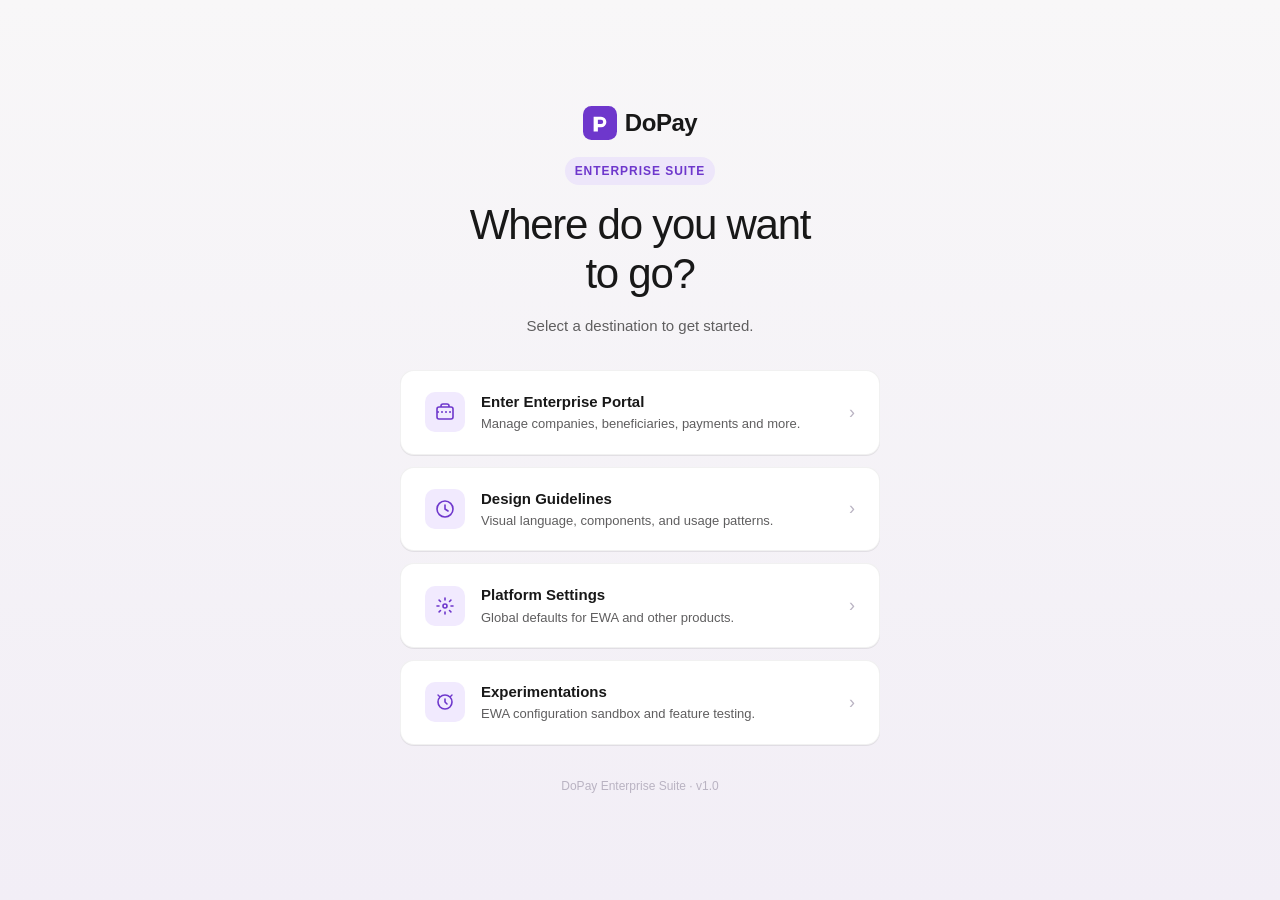
<file: index.html>
<!DOCTYPE html>
<html lang="en">
<head>
  <meta charset="UTF-8">
  <meta name="viewport" content="width=device-width, initial-scale=1.0">
  <title>DoPay Enterprise — Home</title>
  <link rel="stylesheet" href="css/tokens.css">
  <link rel="stylesheet" href="css/base.css">
  <link rel="stylesheet" href="css/layout.css">
  <link rel="stylesheet" href="css/components.css">
  <link rel="stylesheet" href="css/responsive.css">
  <style>
    .hub-shell {
      min-height: 100vh;
      background: var(--gradient-landing);
      display: flex;
      flex-direction: column;
      align-items: center;
      justify-content: center;
      padding: 48px var(--space-lg);
      gap: var(--space-3xl);
    }

    .hub-header {
      display: flex;
      flex-direction: column;
      align-items: center;
      gap: var(--space-lg);
      text-align: center;
    }

    .hub-logo {
      display: flex;
      align-items: center;
      gap: var(--space-sm);
    }

    .hub-logo__text {
      font-size: 24px;
      font-weight: 700;
      color: var(--color-ink);
      letter-spacing: -0.02em;
    }

    .hub-title {
      font-size: clamp(28px, 4vw, 42px);
      font-weight: 400;
      color: var(--color-ink);
      letter-spacing: -0.03em;
      line-height: 1.15;
    }

    .hub-subtitle {
      font-size: 15px;
      color: var(--color-muted-text);
      max-width: 400px;
      line-height: 1.6;
    }

    .hub-nav {
      display: flex;
      flex-direction: column;
      gap: var(--space-md);
      width: 100%;
      max-width: 480px;
    }

    .hub-nav-item {
      display: flex;
      align-items: center;
      gap: var(--space-lg);
      padding: 20px var(--space-2xl);
      background: var(--color-surface);
      border: 1px solid var(--color-card-border);
      border-radius: var(--radius-card);
      box-shadow: var(--shadow-card);
      cursor: pointer;
      text-decoration: none;
      transition: var(--transition-standard);
      position: relative;
    }

    .hub-nav-item:hover {
      border-color: var(--color-primary-border);
      box-shadow: var(--shadow-landing-card);
      transform: translateY(-1px);
    }

    .hub-nav-item:focus-visible {
      outline: 0;
      box-shadow: var(--shadow-focus);
    }

    .hub-nav-item__icon {
      width: 40px;
      height: 40px;
      border-radius: 10px;
      background: var(--color-primary-light);
      color: var(--color-primary);
      display: flex;
      align-items: center;
      justify-content: center;
      flex-shrink: 0;
    }

    .hub-nav-item__body {
      flex: 1;
      min-width: 0;
    }

    .hub-nav-item__title {
      font-size: 15px;
      font-weight: 600;
      color: var(--color-ink);
      margin-bottom: 2px;
    }

    .hub-nav-item__desc {
      font-size: 13px;
      color: var(--color-muted-text);
      line-height: 1.4;
    }

    .hub-nav-item__arrow {
      color: var(--color-placeholder);
      font-size: 18px;
      flex-shrink: 0;
      transition: var(--transition-standard);
    }

    .hub-nav-item:hover .hub-nav-item__arrow {
      color: var(--color-primary);
      transform: translateX(2px);
    }

    .hub-footer {
      font-size: 12px;
      color: var(--color-placeholder);
    }
  </style>
</head>
<body>

  <div class="hub-shell">

    <div class="hub-header">
      <div class="hub-logo">
        <svg width="34" height="34" viewBox="0 0 32 32" fill="none" xmlns="http://www.w3.org/2000/svg" aria-hidden="true">
          <rect width="32" height="32" rx="8" fill="#6e37cc"/>
          <path d="M10 10h7a5 5 0 0 1 0 10h-3v4h-4V10zm4 3v4h3a2 2 0 1 0 0-4h-3z" fill="#ffffff"/>
        </svg>
        <span class="hub-logo__text">DoPay</span>
      </div>
      <span class="landing-eyebrow">Enterprise Suite</span>
      <h1 class="hub-title">Where do you want<br>to go?</h1>
      <p class="hub-subtitle">Select a destination to get started.</p>
    </div>

    <nav class="hub-nav" aria-label="Main navigation">

      <a href="companies.html" class="hub-nav-item">
        <div class="hub-nav-item__icon" aria-hidden="true">
          <svg width="20" height="20" viewBox="0 0 20 20" fill="none">
            <rect x="2" y="5" width="16" height="12" rx="2" stroke="currentColor" stroke-width="1.6"/>
            <path d="M6 5V4a2 2 0 0 1 2-2h4a2 2 0 0 1 2 2v1" stroke="currentColor" stroke-width="1.6"/>
            <path d="M2 10h16" stroke="currentColor" stroke-width="1.4" stroke-dasharray="2 2"/>
          </svg>
        </div>
        <div class="hub-nav-item__body">
          <p class="hub-nav-item__title">Enter Enterprise Portal</p>
          <p class="hub-nav-item__desc">Manage companies, beneficiaries, payments and more.</p>
        </div>
        <span class="hub-nav-item__arrow" aria-hidden="true">›</span>
      </a>

      <a href="#" class="hub-nav-item">
        <div class="hub-nav-item__icon" aria-hidden="true">
          <svg width="20" height="20" viewBox="0 0 20 20" fill="none">
            <circle cx="10" cy="10" r="8" stroke="currentColor" stroke-width="1.6"/>
            <path d="M10 6v4l3 2" stroke="currentColor" stroke-width="1.6" stroke-linecap="round"/>
          </svg>
        </div>
        <div class="hub-nav-item__body">
          <p class="hub-nav-item__title">Design Guidelines</p>
          <p class="hub-nav-item__desc">Visual language, components, and usage patterns.</p>
        </div>
        <span class="hub-nav-item__arrow" aria-hidden="true">›</span>
      </a>

      <a href="settings/ewa.html" class="hub-nav-item">
        <div class="hub-nav-item__icon" aria-hidden="true">
          <svg width="20" height="20" viewBox="0 0 20 20" fill="none">
            <circle cx="10" cy="10" r="2" stroke="currentColor" stroke-width="1.6"/>
            <path d="M10 2v2M10 16v2M2 10h2M16 10h2M4.1 4.1l1.4 1.4M14.5 14.5l1.4 1.4M4.1 15.9l1.4-1.4M14.5 5.5l1.4-1.4" stroke="currentColor" stroke-width="1.6" stroke-linecap="round"/>
          </svg>
        </div>
        <div class="hub-nav-item__body">
          <p class="hub-nav-item__title">Platform Settings</p>
          <p class="hub-nav-item__desc">Global defaults for EWA and other products.</p>
        </div>
        <span class="hub-nav-item__arrow" aria-hidden="true">›</span>
      </a>

      <a href="portal.html" class="hub-nav-item">
        <div class="hub-nav-item__icon" aria-hidden="true">
          <svg width="20" height="20" viewBox="0 0 20 20" fill="none">
            <path d="M3 10a7 7 0 1 0 14 0A7 7 0 0 0 3 10z" stroke="currentColor" stroke-width="1.6"/>
            <path d="M10 7v3l2 2" stroke="currentColor" stroke-width="1.6" stroke-linecap="round" stroke-linejoin="round"/>
            <path d="M15.5 4.5l1.5-1.5M4.5 4.5L3 3" stroke="currentColor" stroke-width="1.4" stroke-linecap="round"/>
          </svg>
        </div>
        <div class="hub-nav-item__body">
          <p class="hub-nav-item__title">Experimentations</p>
          <p class="hub-nav-item__desc">EWA configuration sandbox and feature testing.</p>
        </div>
        <span class="hub-nav-item__arrow" aria-hidden="true">›</span>
      </a>

    </nav>

    <p class="hub-footer">DoPay Enterprise Suite &middot; v1.0</p>

  </div>

</body>
</html>
</file>
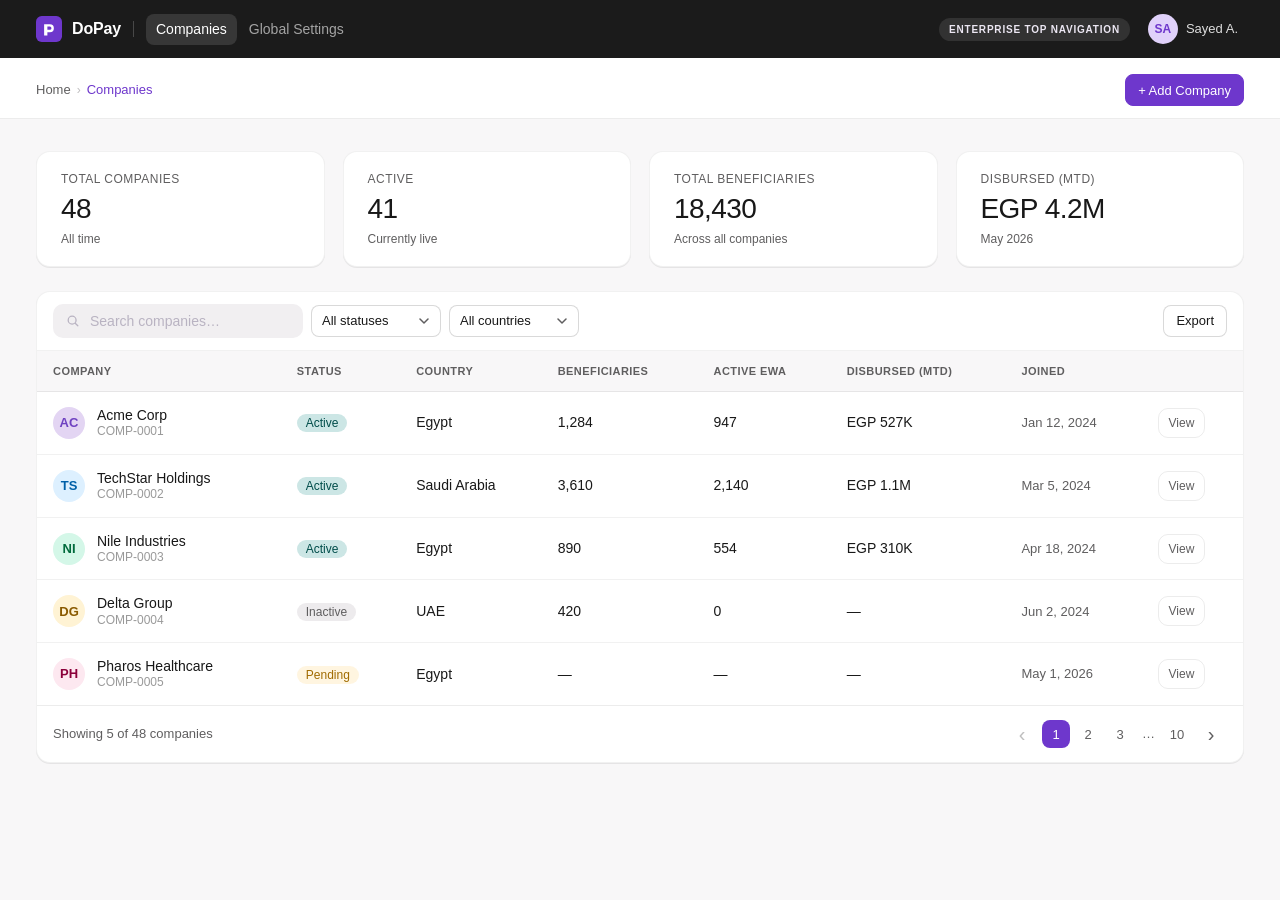
<file: companies.html>
<!DOCTYPE html>
<html lang="en">
<head>
  <meta charset="UTF-8">
  <meta name="viewport" content="width=device-width, initial-scale=1.0">
  <title>Companies — DoPay Enterprise Portal</title>
  <link rel="stylesheet" href="css/tokens.css">
  <link rel="stylesheet" href="css/base.css">
  <link rel="stylesheet" href="css/layout.css">
  <link rel="stylesheet" href="css/components.css">
  <link rel="stylesheet" href="css/responsive.css">
</head>
<body>

<div class="bo-shell">

  <!-- TOPBAR -->
  <header class="bo-topbar" role="banner">
    <div class="bo-topbar__brand">
      <a href="index.html" style="display:flex;align-items:center;gap:10px;text-decoration:none;">
        <svg width="26" height="26" viewBox="0 0 32 32" fill="none" aria-hidden="true">
          <rect width="32" height="32" rx="7" fill="#6e37cc"/>
          <path d="M10 10h7a5 5 0 0 1 0 10h-3v4h-4V10zm4 3v4h3a2 2 0 1 0 0-4h-3z" fill="#ffffff"/>
        </svg>
        <span class="bo-topbar__logo-text">DoPay</span>
      </a>
      <span class="bo-topbar__sep" aria-hidden="true"></span>
      <nav class="bo-topbar__nav" aria-label="Main navigation">
        <a href="companies.html" class="bo-topbar__nav-link is-active">Companies</a>
        <a href="settings/ewa.html" class="bo-topbar__nav-link">Global Settings</a>
      </nav>
    </div>
    <div class="bo-topbar__right">
      <span class="bo-topbar__env-pill">Enterprise top navigation</span>
      <div class="bo-topbar__user" role="button" tabindex="0" aria-label="User menu">
        <div class="bo-topbar__avatar" aria-hidden="true">SA</div>
        <span class="bo-topbar__username">Sayed A.</span>
      </div>
    </div>
  </header>

  <!-- SUB-HEADER -->
  <div class="bo-header">
    <div class="bo-header__inner">
      <div class="bo-header__top">
        <nav class="bo-breadcrumb" aria-label="Breadcrumb">
          <a href="index.html" class="bo-breadcrumb__item">Home</a>
          <span class="bo-breadcrumb__sep" aria-hidden="true">›</span>
          <span class="bo-breadcrumb__item bo-breadcrumb__item--active" aria-current="page">Companies</span>
        </nav>
        <button class="btn btn-primary btn-sm">+ Add Company</button>
      </div>
    </div>
  </div>

  <!-- MAIN -->
  <main class="bo-main">

    <!-- Stats strip -->
    <div class="ewa-stats-strip" style="margin-bottom: var(--space-2xl);">
      <div class="stat-card">
        <p class="stat-card__label">Total Companies</p>
        <p class="stat-card__value num">48</p>
        <p class="stat-card__sub">All time</p>
      </div>
      <div class="stat-card">
        <p class="stat-card__label">Active</p>
        <p class="stat-card__value num">41</p>
        <p class="stat-card__sub">Currently live</p>
      </div>
      <div class="stat-card">
        <p class="stat-card__label">Total Beneficiaries</p>
        <p class="stat-card__value num">18,430</p>
        <p class="stat-card__sub">Across all companies</p>
      </div>
      <div class="stat-card">
        <p class="stat-card__label">Disbursed (MTD)</p>
        <p class="stat-card__value num">EGP 4.2M</p>
        <p class="stat-card__sub">May 2026</p>
      </div>
    </div>

    <div class="ewa-card">

      <!-- Toolbar -->
      <div class="ewa-toolbar">
        <div class="ewa-toolbar__left">
          <div class="ewa-search" role="search">
            <svg class="ewa-search__icon" viewBox="0 0 16 16" fill="none" aria-hidden="true">
              <circle cx="7" cy="7" r="4.5" stroke="currentColor" stroke-width="1.5"/>
              <path d="M10.5 10.5l3 3" stroke="currentColor" stroke-width="1.5" stroke-linecap="round"/>
            </svg>
            <input class="ewa-search__input" type="search" placeholder="Search companies…" aria-label="Search companies">
          </div>
          <div class="ewa-select-wrap">
            <select class="ewa-select ewa-select--sm" aria-label="Filter by status">
              <option value="">All statuses</option>
              <option value="active">Active</option>
              <option value="inactive">Inactive</option>
              <option value="pending">Pending</option>
            </select>
          </div>
          <div class="ewa-select-wrap">
            <select class="ewa-select ewa-select--sm" aria-label="Filter by country">
              <option value="">All countries</option>
              <option value="eg">Egypt</option>
              <option value="sa">Saudi Arabia</option>
              <option value="ae">UAE</option>
            </select>
          </div>
        </div>
        <div class="ewa-toolbar__right">
          <button class="btn btn-ghost btn-sm">Export</button>
        </div>
      </div>

      <!-- Table -->
      <div class="ewa-table-wrap">
        <table class="ewa-table" aria-label="Companies list">
          <thead>
            <tr>
              <th>Company</th>
              <th>Status</th>
              <th>Country</th>
              <th>Beneficiaries</th>
              <th>Active EWA</th>
              <th>Disbursed (MTD)</th>
              <th>Joined</th>
              <th></th>
            </tr>
          </thead>
          <tbody>
            <tr style="cursor:pointer;" onclick="window.location='company/info.html'">
              <td>
                <div class="ewa-name-cell">
                  <div class="ewa-avatar" aria-hidden="true">AC</div>
                  <div>
                    <p class="ewa-name-cell__primary">Acme Corp</p>
                    <p class="ewa-name-cell__secondary num">COMP-0001</p>
                  </div>
                </div>
              </td>
              <td><span class="badge badge-teal">Active</span></td>
              <td>Egypt</td>
              <td class="num">1,284</td>
              <td class="num">947</td>
              <td class="num">EGP 527K</td>
              <td style="color:var(--color-muted-text);font-size:13px;">Jan 12, 2024</td>
              <td><a href="company/info.html" class="ewa-table-action">View</a></td>
            </tr>
            <tr style="cursor:pointer;" onclick="window.location='company/info.html'">
              <td>
                <div class="ewa-name-cell">
                  <div class="ewa-avatar" style="background:#ddf0ff;color:#0060a8;" aria-hidden="true">TS</div>
                  <div>
                    <p class="ewa-name-cell__primary">TechStar Holdings</p>
                    <p class="ewa-name-cell__secondary num">COMP-0002</p>
                  </div>
                </div>
              </td>
              <td><span class="badge badge-teal">Active</span></td>
              <td>Saudi Arabia</td>
              <td class="num">3,610</td>
              <td class="num">2,140</td>
              <td class="num">EGP 1.1M</td>
              <td style="color:var(--color-muted-text);font-size:13px;">Mar 5, 2024</td>
              <td><a href="company/info.html" class="ewa-table-action">View</a></td>
            </tr>
            <tr style="cursor:pointer;" onclick="window.location='company/info.html'">
              <td>
                <div class="ewa-name-cell">
                  <div class="ewa-avatar" style="background:#d4f7e8;color:#006b3c;" aria-hidden="true">NI</div>
                  <div>
                    <p class="ewa-name-cell__primary">Nile Industries</p>
                    <p class="ewa-name-cell__secondary num">COMP-0003</p>
                  </div>
                </div>
              </td>
              <td><span class="badge badge-teal">Active</span></td>
              <td>Egypt</td>
              <td class="num">890</td>
              <td class="num">554</td>
              <td class="num">EGP 310K</td>
              <td style="color:var(--color-muted-text);font-size:13px;">Apr 18, 2024</td>
              <td><a href="company/info.html" class="ewa-table-action">View</a></td>
            </tr>
            <tr style="cursor:pointer;" onclick="window.location='company/info.html'">
              <td>
                <div class="ewa-name-cell">
                  <div class="ewa-avatar" style="background:#fff3d4;color:#8a5a00;" aria-hidden="true">DG</div>
                  <div>
                    <p class="ewa-name-cell__primary">Delta Group</p>
                    <p class="ewa-name-cell__secondary num">COMP-0004</p>
                  </div>
                </div>
              </td>
              <td><span class="badge badge-neutral">Inactive</span></td>
              <td>UAE</td>
              <td class="num">420</td>
              <td class="num">0</td>
              <td class="num">—</td>
              <td style="color:var(--color-muted-text);font-size:13px;">Jun 2, 2024</td>
              <td><a href="company/info.html" class="ewa-table-action">View</a></td>
            </tr>
            <tr style="cursor:pointer;" onclick="window.location='company/info.html'">
              <td>
                <div class="ewa-name-cell">
                  <div class="ewa-avatar" style="background:#fde8f0;color:#8b003a;" aria-hidden="true">PH</div>
                  <div>
                    <p class="ewa-name-cell__primary">Pharos Healthcare</p>
                    <p class="ewa-name-cell__secondary num">COMP-0005</p>
                  </div>
                </div>
              </td>
              <td><span class="badge badge-purple" style="background:rgba(255,170,0,0.12);color:#a06b00;">Pending</span></td>
              <td>Egypt</td>
              <td class="num">—</td>
              <td class="num">—</td>
              <td class="num">—</td>
              <td style="color:var(--color-muted-text);font-size:13px;">May 1, 2026</td>
              <td><a href="company/info.html" class="ewa-table-action">View</a></td>
            </tr>
          </tbody>
        </table>
      </div>

      <!-- Table footer -->
      <div class="ewa-table-footer">
        <p class="ewa-table-footer__count">Showing 5 of 48 companies</p>
        <nav class="ewa-pagination" aria-label="Table pagination" data-pagination>
          <button class="ewa-pagination__arrow ewa-pagination__prev" aria-label="Previous page" disabled>‹</button>
          <button class="ewa-pagination__page is-active">1</button>
          <button class="ewa-pagination__page">2</button>
          <button class="ewa-pagination__page">3</button>
          <span style="padding:0 4px;color:var(--color-muted-text);font-size:13px;">…</span>
          <button class="ewa-pagination__page">10</button>
          <button class="ewa-pagination__arrow ewa-pagination__next" aria-label="Next page">›</button>
        </nav>
      </div>

    </div>
  </main>
</div>

<script src="js/tabs.js"></script>
<script src="js/nav.js"></script>
</body>
</html>
</file>
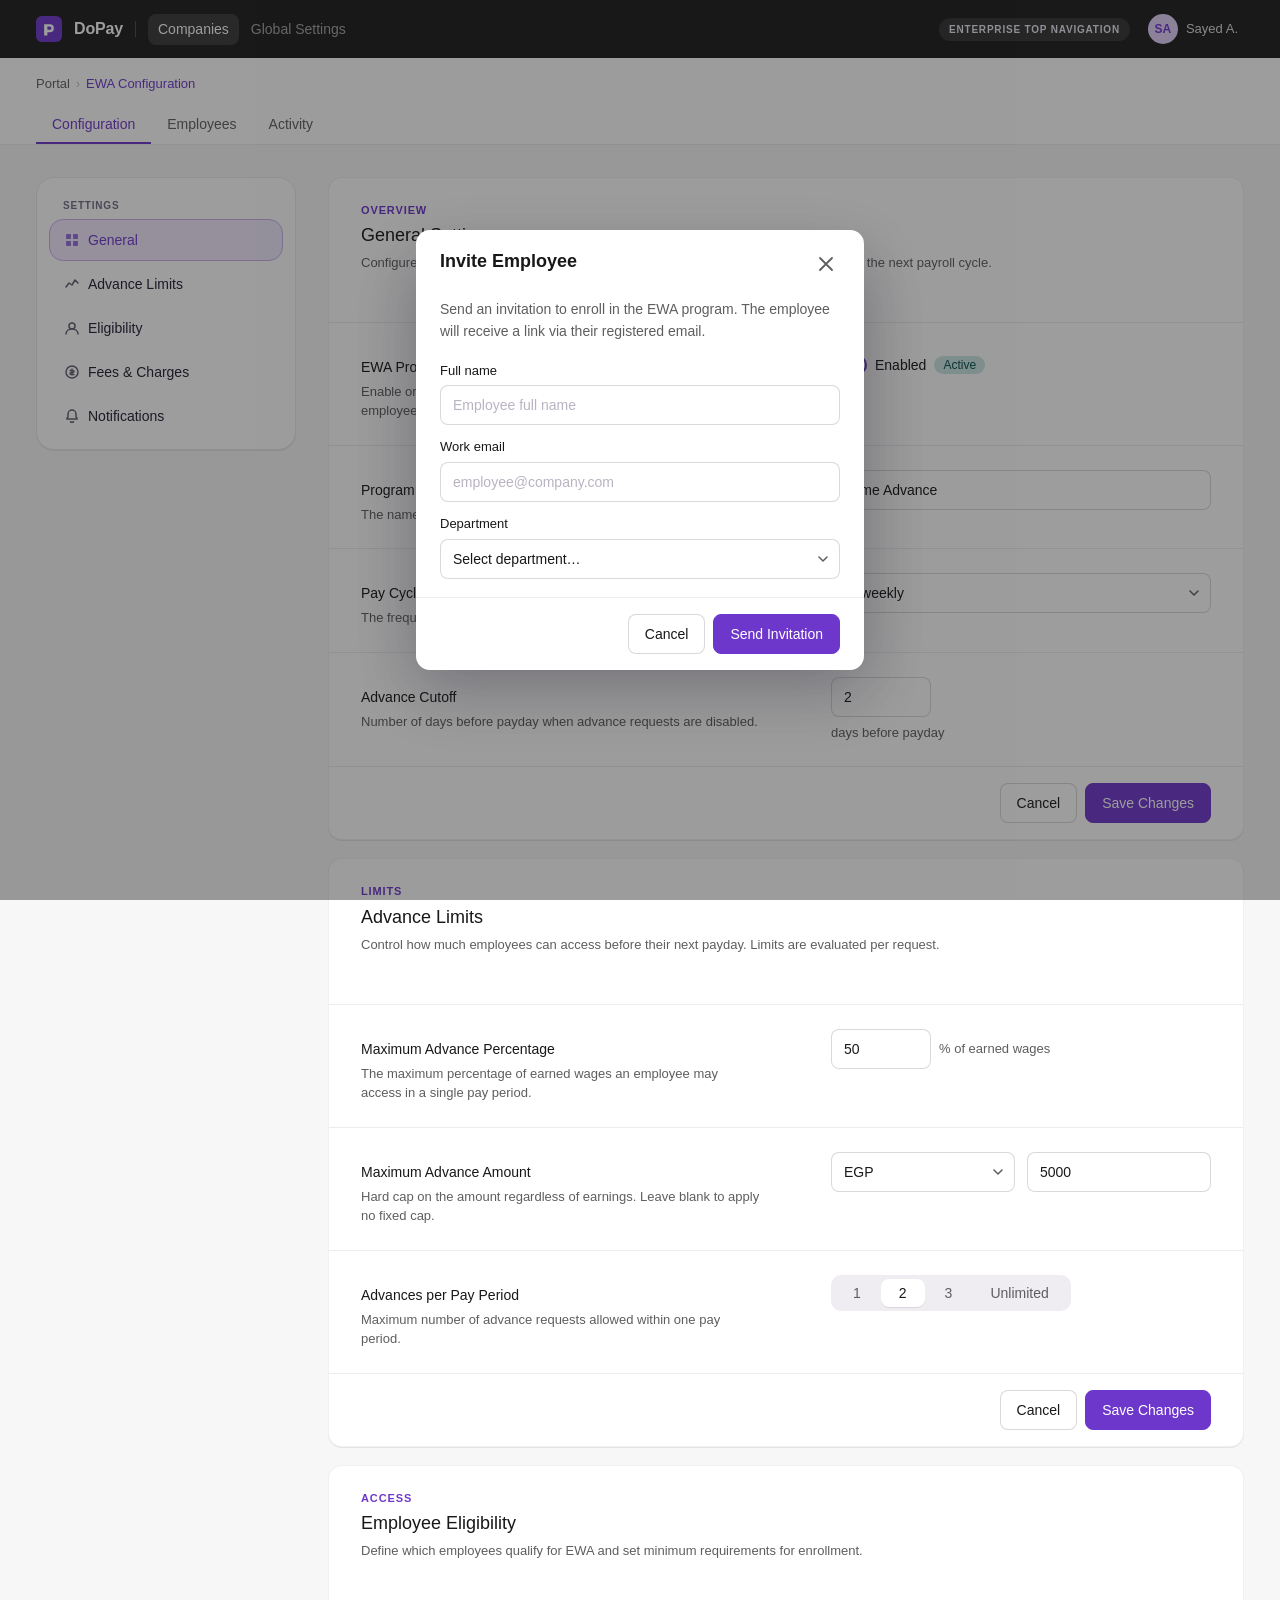
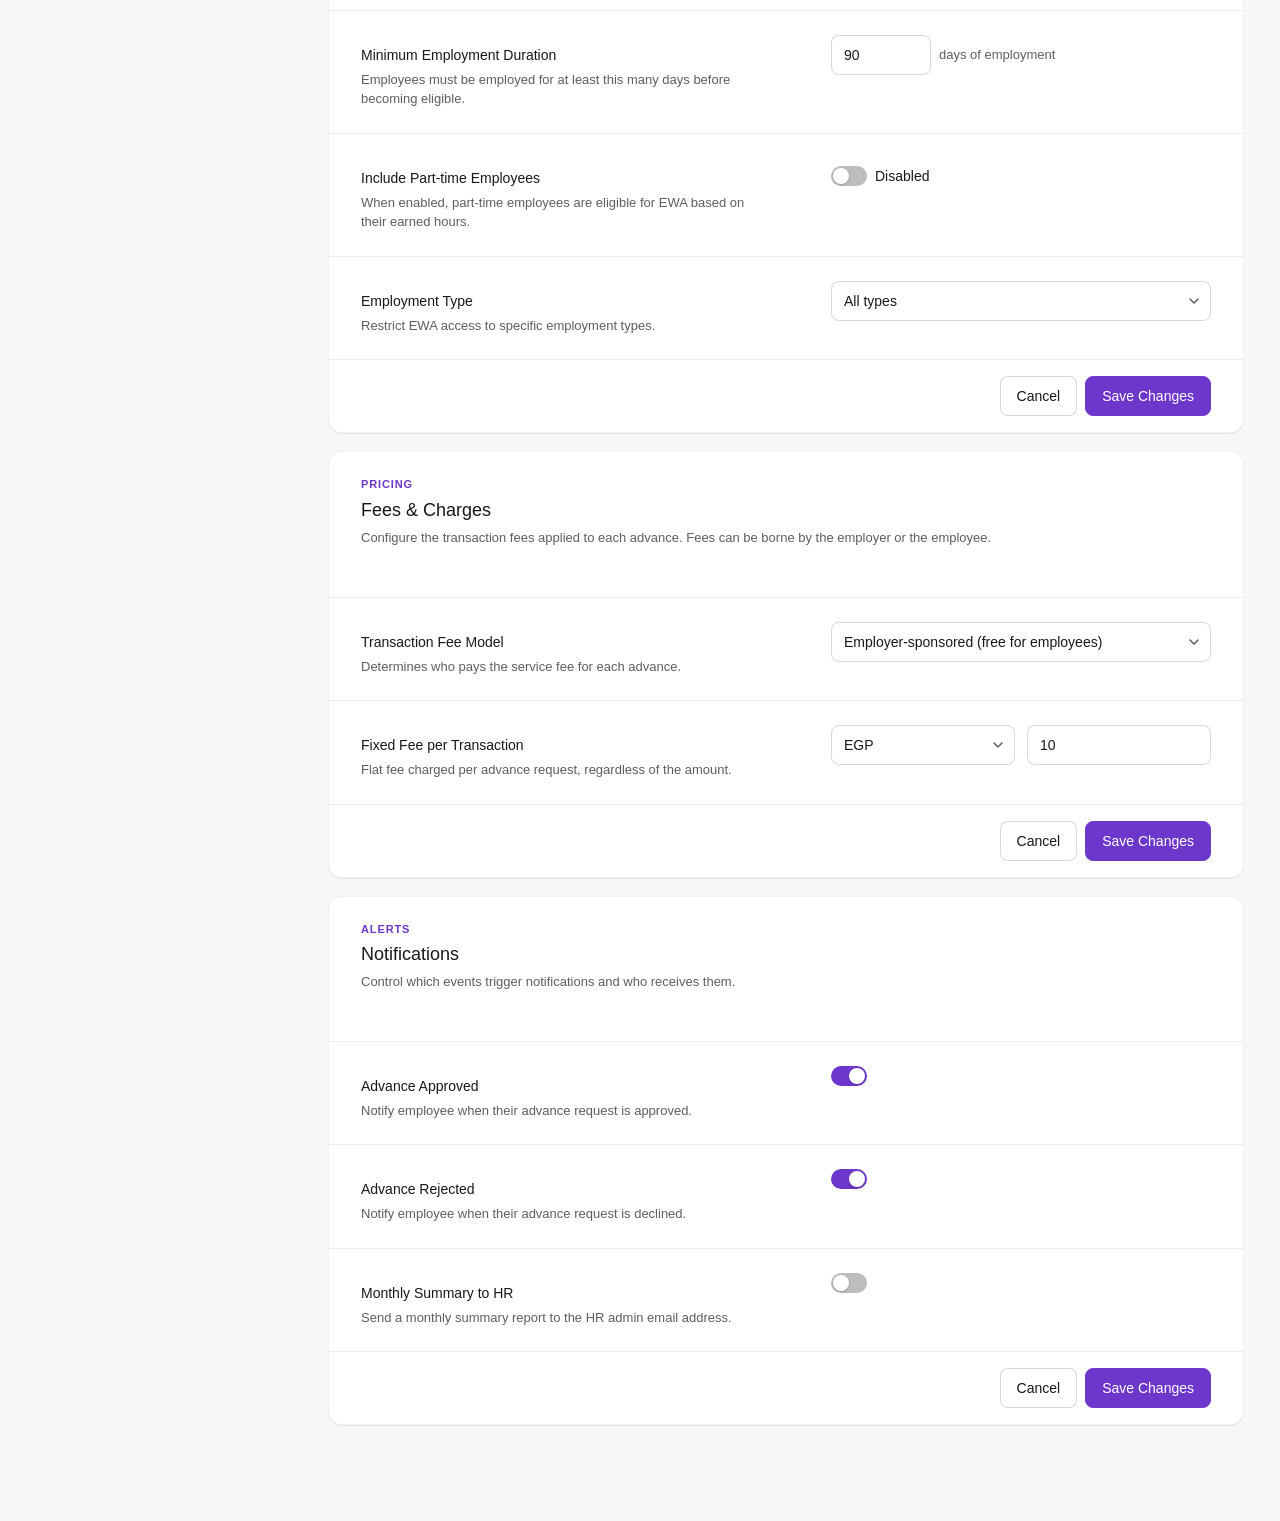
<file: portal.html>
<!DOCTYPE html>
<html lang="en">
<head>
  <meta charset="UTF-8">
  <meta name="viewport" content="width=device-width, initial-scale=1.0">
  <title>EWA Configuration — DoPay Enterprise Portal</title>
  <link rel="stylesheet" href="css/tokens.css">
  <link rel="stylesheet" href="css/base.css">
  <link rel="stylesheet" href="css/layout.css">
  <link rel="stylesheet" href="css/components.css">
  <link rel="stylesheet" href="css/responsive.css">
</head>
<body>

<div class="bo-shell">

  <!-- ══════════════════════════════════════════════════════
       TOPBAR
  ══════════════════════════════════════════════════════════ -->
  <header class="bo-topbar" role="banner">
    <div class="bo-topbar__brand">
      <svg width="26" height="26" viewBox="0 0 32 32" fill="none" xmlns="http://www.w3.org/2000/svg" aria-hidden="true">
        <rect width="32" height="32" rx="7" fill="#6e37cc"/>
        <path d="M10 10h7a5 5 0 0 1 0 10h-3v4h-4V10zm4 3v4h3a2 2 0 1 0 0-4h-3z" fill="#ffffff"/>
      </svg>
      <span class="bo-topbar__logo-text">DoPay</span>
      <span class="bo-topbar__sep" aria-hidden="true"></span>
      <nav class="bo-topbar__nav" aria-label="Main navigation">
        <a href="companies.html" class="bo-topbar__nav-link is-active">Companies</a>
        <a href="settings/ewa.html" class="bo-topbar__nav-link">Global Settings</a>
      </nav>
    </div>

    <div class="bo-topbar__right">
      <span class="bo-topbar__env-pill">Enterprise top navigation</span>
      <div class="bo-topbar__user" role="button" tabindex="0" aria-label="User menu">
        <div class="bo-topbar__avatar" aria-hidden="true">SA</div>
        <span class="bo-topbar__username">Sayed A.</span>
      </div>
    </div>
  </header>

  <!-- ══════════════════════════════════════════════════════
       SUB-HEADER
  ══════════════════════════════════════════════════════════ -->
  <div class="bo-header" role="navigation" aria-label="Page navigation">
    <div class="bo-header__inner">
      <div class="bo-header__top">
        <nav class="bo-breadcrumb" aria-label="Breadcrumb">
          <a href="index.html" class="bo-breadcrumb__item">Portal</a>
          <span class="bo-breadcrumb__sep" aria-hidden="true">›</span>
          <span class="bo-breadcrumb__item bo-breadcrumb__item--active" aria-current="page">EWA Configuration</span>
        </nav>
      </div>

      <!-- Top-level tabs -->
      <div class="bo-tabs scroll-hidden" role="tablist" aria-label="Main sections" data-tab-group="main">
        <button class="bo-tab is-active" role="tab" data-tab="configuration" aria-selected="true">Configuration</button>
        <button class="bo-tab" role="tab" data-tab="employees" aria-selected="false">Employees</button>
        <button class="bo-tab" role="tab" data-tab="activity" aria-selected="false">Activity</button>
      </div>
    </div>
  </div>

  <!-- ══════════════════════════════════════════════════════
       MAIN CONTENT
  ══════════════════════════════════════════════════════════ -->
  <main class="bo-main" id="main-content">

    <!-- ── TAB: Configuration ────────────────────────────── -->
    <div data-tab-panel="main" data-tab="configuration">
      <div class="ewa-split-layout">

        <!-- Sidebar nav -->
        <nav class="ewa-split-nav" aria-label="Settings sections">
          <span class="ewa-split-nav__label">Settings</span>

          <button class="ewa-split-nav__btn is-active" data-section="general">
            <svg class="ewa-split-nav__icon" viewBox="0 0 16 16" fill="none" aria-hidden="true">
              <rect x="2" y="2" width="5" height="5" rx="1" fill="currentColor" opacity=".7"/>
              <rect x="9" y="2" width="5" height="5" rx="1" fill="currentColor" opacity=".7"/>
              <rect x="2" y="9" width="5" height="5" rx="1" fill="currentColor" opacity=".7"/>
              <rect x="9" y="9" width="5" height="5" rx="1" fill="currentColor" opacity=".7"/>
            </svg>
            General
          </button>

          <button class="ewa-split-nav__btn" data-section="advance-limits">
            <svg class="ewa-split-nav__icon" viewBox="0 0 16 16" fill="none" aria-hidden="true">
              <path d="M2 11l3-4 3 2 3-5 3 3" stroke="currentColor" stroke-width="1.5" stroke-linecap="round" stroke-linejoin="round"/>
            </svg>
            Advance Limits
          </button>

          <button class="ewa-split-nav__btn" data-section="eligibility">
            <svg class="ewa-split-nav__icon" viewBox="0 0 16 16" fill="none" aria-hidden="true">
              <circle cx="8" cy="6" r="3" stroke="currentColor" stroke-width="1.5"/>
              <path d="M2 14c0-3 2.7-5 6-5s6 2 6 5" stroke="currentColor" stroke-width="1.5" stroke-linecap="round"/>
            </svg>
            Eligibility
          </button>

          <button class="ewa-split-nav__btn" data-section="fees">
            <svg class="ewa-split-nav__icon" viewBox="0 0 16 16" fill="none" aria-hidden="true">
              <circle cx="8" cy="8" r="6" stroke="currentColor" stroke-width="1.5"/>
              <path d="M8 5v6M6 6.5h3a1 1 0 0 1 0 2H7a1 1 0 0 0 0 2h3" stroke="currentColor" stroke-width="1.3" stroke-linecap="round"/>
            </svg>
            Fees &amp; Charges
          </button>

          <button class="ewa-split-nav__btn" data-section="notifications">
            <svg class="ewa-split-nav__icon" viewBox="0 0 16 16" fill="none" aria-hidden="true">
              <path d="M8 2a4 4 0 0 0-4 4v3l-1 1v1h10v-1l-1-1V6a4 4 0 0 0-4-4z" stroke="currentColor" stroke-width="1.5"/>
              <path d="M6.5 13a1.5 1.5 0 0 0 3 0" stroke="currentColor" stroke-width="1.5"/>
            </svg>
            Notifications
          </button>
        </nav>

        <!-- Settings content -->
        <div style="display:flex;flex-direction:column;gap:var(--space-xl);">

          <!-- Unsaved changes bar (hidden by default, shown via JS when changes exist) -->
          <div class="ewa-unsaved-bar" id="unsaved-bar" hidden>
            <svg width="14" height="14" viewBox="0 0 16 16" fill="none" aria-hidden="true">
              <circle cx="8" cy="8" r="6" stroke="currentColor" stroke-width="1.5"/>
              <path d="M8 5v3.5M8 11v.5" stroke="currentColor" stroke-width="1.5" stroke-linecap="round"/>
            </svg>
            You have unsaved changes
          </div>

          <!-- ── Section: General ───────────────────────── -->
          <article class="ewa-card" id="general" data-nav-section>
            <div class="ewa-section">
              <p class="ewa-section__label">Overview</p>
              <h2 class="ewa-section__title">General Settings</h2>
              <p class="ewa-section__desc">Configure the core EWA program settings for your organization. Changes take effect on the next payroll cycle.</p>
            </div>

            <div class="ewa-section">
              <!-- Field: EWA Program enabled -->
              <div class="ewa-field">
                <div class="ewa-field__label-group">
                  <p class="ewa-field__label">EWA Program</p>
                  <p class="ewa-field__help">Enable or disable the earned wage access program for all eligible employees.</p>
                </div>
                <div style="display:flex;align-items:center;gap:var(--space-sm);padding-top:8px;">
                  <label class="ewa-toggle is-on" aria-label="EWA Program enabled">
                    <input class="ewa-toggle__input" type="checkbox" checked>
                    <span class="ewa-toggle__track"></span>
                  </label>
                  <span class="text-body">Enabled</span>
                  <span class="badge badge-teal">Active</span>
                </div>
              </div>
            </div>

            <div class="ewa-section">
              <!-- Field: Program name -->
              <div class="ewa-field">
                <div class="ewa-field__label-group">
                  <p class="ewa-field__label">Program Name</p>
                  <p class="ewa-field__help">The name displayed to employees in the mobile app.</p>
                </div>
                <div>
                  <label class="form-label sr-only" for="program-name">Program Name</label>
                  <input class="ewa-input" type="text" id="program-name" value="Acme Advance" placeholder="e.g. MyPay Advance">
                </div>
              </div>
            </div>

            <div class="ewa-section">
              <!-- Field: Pay cycle -->
              <div class="ewa-field">
                <div class="ewa-field__label-group">
                  <p class="ewa-field__label">Pay Cycle</p>
                  <p class="ewa-field__help">The frequency at which your organization runs payroll.</p>
                </div>
                <div class="ewa-select-wrap">
                  <label class="form-label sr-only" for="pay-cycle">Pay Cycle</label>
                  <select class="ewa-select" id="pay-cycle">
                    <option value="weekly">Weekly</option>
                    <option value="biweekly" selected>Bi-weekly</option>
                    <option value="semimonthly">Semi-monthly</option>
                    <option value="monthly">Monthly</option>
                  </select>
                </div>
              </div>
            </div>

            <div class="ewa-section">
              <!-- Field: Cutoff period -->
              <div class="ewa-field">
                <div class="ewa-field__label-group">
                  <p class="ewa-field__label">Advance Cutoff</p>
                  <p class="ewa-field__help">Number of days before payday when advance requests are disabled.</p>
                </div>
                <div>
                  <label class="form-label sr-only" for="cutoff-days">Advance Cutoff Days</label>
                  <input class="ewa-input" type="number" id="cutoff-days" value="2" min="0" max="7" style="width:100px;">
                  <p class="text-help" style="margin-top:6px;">days before payday</p>
                </div>
              </div>
            </div>

            <div class="ewa-action-row">
              <button class="btn btn-ghost" type="button">Cancel</button>
              <button class="btn btn-primary" type="button">Save Changes</button>
            </div>
          </article>

          <!-- ── Section: Advance Limits ────────────────── -->
          <article class="ewa-card" id="advance-limits" data-nav-section>
            <div class="ewa-section">
              <p class="ewa-section__label">Limits</p>
              <h2 class="ewa-section__title">Advance Limits</h2>
              <p class="ewa-section__desc">Control how much employees can access before their next payday. Limits are evaluated per request.</p>
            </div>

            <div class="ewa-section">
              <!-- Field: Max percentage -->
              <div class="ewa-field">
                <div class="ewa-field__label-group">
                  <p class="ewa-field__label">Maximum Advance Percentage</p>
                  <p class="ewa-field__help">The maximum percentage of earned wages an employee may access in a single pay period.</p>
                </div>
                <div>
                  <label class="form-label sr-only" for="max-pct">Maximum Percentage</label>
                  <div style="display:flex;align-items:center;gap:var(--space-sm);">
                    <input class="ewa-input" type="number" id="max-pct" value="50" min="10" max="80" style="width:100px;">
                    <span class="text-help">% of earned wages</span>
                  </div>
                </div>
              </div>
            </div>

            <div class="ewa-section">
              <!-- Field: Max amount -->
              <div class="ewa-field">
                <div class="ewa-field__label-group">
                  <p class="ewa-field__label">Maximum Advance Amount</p>
                  <p class="ewa-field__help">Hard cap on the amount regardless of earnings. Leave blank to apply no fixed cap.</p>
                </div>
                <div class="ewa-input-pair">
                  <div class="ewa-select-wrap">
                    <select class="ewa-select" aria-label="Currency">
                      <option value="EGP" selected>EGP</option>
                      <option value="USD">USD</option>
                    </select>
                  </div>
                  <input class="ewa-input" type="number" id="max-amount" value="5000" placeholder="e.g. 5000">
                </div>
              </div>
            </div>

            <div class="ewa-section">
              <!-- Field: Max advances per cycle -->
              <div class="ewa-field">
                <div class="ewa-field__label-group">
                  <p class="ewa-field__label">Advances per Pay Period</p>
                  <p class="ewa-field__help">Maximum number of advance requests allowed within one pay period.</p>
                </div>
                <div>
                  <label class="form-label sr-only" for="max-count">Advances per Period</label>
                  <div class="ewa-pill-group" role="group" aria-label="Advances per period" data-tab-group="advances-per-period">
                    <button class="ewa-pill-group__btn" role="radio" data-tab="1" aria-checked="false">1</button>
                    <button class="ewa-pill-group__btn is-active" role="radio" data-tab="2" aria-checked="true">2</button>
                    <button class="ewa-pill-group__btn" role="radio" data-tab="3" aria-checked="false">3</button>
                    <button class="ewa-pill-group__btn" role="radio" data-tab="unlimited" aria-checked="false">Unlimited</button>
                  </div>
                </div>
              </div>
            </div>

            <div class="ewa-action-row">
              <button class="btn btn-ghost" type="button">Cancel</button>
              <button class="btn btn-primary" type="button">Save Changes</button>
            </div>
          </article>

          <!-- ── Section: Eligibility ───────────────────── -->
          <article class="ewa-card" id="eligibility" data-nav-section>
            <div class="ewa-section">
              <p class="ewa-section__label">Access</p>
              <h2 class="ewa-section__title">Employee Eligibility</h2>
              <p class="ewa-section__desc">Define which employees qualify for EWA and set minimum requirements for enrollment.</p>
            </div>

            <div class="ewa-section">
              <div class="ewa-field">
                <div class="ewa-field__label-group">
                  <p class="ewa-field__label">Minimum Employment Duration</p>
                  <p class="ewa-field__help">Employees must be employed for at least this many days before becoming eligible.</p>
                </div>
                <div>
                  <div style="display:flex;align-items:center;gap:var(--space-sm);">
                    <input class="ewa-input" type="number" id="min-days" value="90" min="0" style="width:100px;">
                    <span class="text-help">days of employment</span>
                  </div>
                </div>
              </div>
            </div>

            <div class="ewa-section">
              <div class="ewa-field">
                <div class="ewa-field__label-group">
                  <p class="ewa-field__label">Include Part-time Employees</p>
                  <p class="ewa-field__help">When enabled, part-time employees are eligible for EWA based on their earned hours.</p>
                </div>
                <div style="display:flex;align-items:center;gap:var(--space-sm);padding-top:8px;">
                  <label class="ewa-toggle" aria-label="Include part-time employees">
                    <input class="ewa-toggle__input" type="checkbox">
                    <span class="ewa-toggle__track"></span>
                  </label>
                  <span class="text-body">Disabled</span>
                </div>
              </div>
            </div>

            <div class="ewa-section">
              <div class="ewa-field">
                <div class="ewa-field__label-group">
                  <p class="ewa-field__label">Employment Type</p>
                  <p class="ewa-field__help">Restrict EWA access to specific employment types.</p>
                </div>
                <div class="ewa-select-wrap">
                  <select class="ewa-select" id="employment-type">
                    <option value="all" selected>All types</option>
                    <option value="fulltime">Full-time only</option>
                    <option value="contract">Contract only</option>
                  </select>
                </div>
              </div>
            </div>

            <div class="ewa-action-row">
              <button class="btn btn-ghost" type="button">Cancel</button>
              <button class="btn btn-primary" type="button">Save Changes</button>
            </div>
          </article>

          <!-- ── Section: Fees ──────────────────────────── -->
          <article class="ewa-card" id="fees" data-nav-section>
            <div class="ewa-section">
              <p class="ewa-section__label">Pricing</p>
              <h2 class="ewa-section__title">Fees &amp; Charges</h2>
              <p class="ewa-section__desc">Configure the transaction fees applied to each advance. Fees can be borne by the employer or the employee.</p>
            </div>

            <div class="ewa-section">
              <div class="ewa-field">
                <div class="ewa-field__label-group">
                  <p class="ewa-field__label">Transaction Fee Model</p>
                  <p class="ewa-field__help">Determines who pays the service fee for each advance.</p>
                </div>
                <div class="ewa-select-wrap">
                  <select class="ewa-select" id="fee-model">
                    <option value="employer" selected>Employer-sponsored (free for employees)</option>
                    <option value="employee">Employee-paid</option>
                    <option value="split">Split equally</option>
                  </select>
                </div>
              </div>
            </div>

            <div class="ewa-section">
              <div class="ewa-field">
                <div class="ewa-field__label-group">
                  <p class="ewa-field__label">Fixed Fee per Transaction</p>
                  <p class="ewa-field__help">Flat fee charged per advance request, regardless of the amount.</p>
                </div>
                <div class="ewa-input-pair">
                  <div class="ewa-select-wrap">
                    <select class="ewa-select" aria-label="Currency">
                      <option value="EGP" selected>EGP</option>
                    </select>
                  </div>
                  <input class="ewa-input" type="number" id="fixed-fee" value="10" min="0" placeholder="0">
                </div>
              </div>
            </div>

            <div class="ewa-action-row">
              <button class="btn btn-ghost" type="button">Cancel</button>
              <button class="btn btn-primary" type="button">Save Changes</button>
            </div>
          </article>

          <!-- ── Section: Notifications ─────────────────── -->
          <article class="ewa-card" id="notifications" data-nav-section>
            <div class="ewa-section">
              <p class="ewa-section__label">Alerts</p>
              <h2 class="ewa-section__title">Notifications</h2>
              <p class="ewa-section__desc">Control which events trigger notifications and who receives them.</p>
            </div>

            <div class="ewa-section">
              <div class="ewa-field">
                <div class="ewa-field__label-group">
                  <p class="ewa-field__label">Advance Approved</p>
                  <p class="ewa-field__help">Notify employee when their advance request is approved.</p>
                </div>
                <label class="ewa-toggle is-on" aria-label="Notify on advance approved">
                  <input class="ewa-toggle__input" type="checkbox" checked>
                  <span class="ewa-toggle__track"></span>
                </label>
              </div>
            </div>

            <div class="ewa-section">
              <div class="ewa-field">
                <div class="ewa-field__label-group">
                  <p class="ewa-field__label">Advance Rejected</p>
                  <p class="ewa-field__help">Notify employee when their advance request is declined.</p>
                </div>
                <label class="ewa-toggle is-on" aria-label="Notify on advance rejected">
                  <input class="ewa-toggle__input" type="checkbox" checked>
                  <span class="ewa-toggle__track"></span>
                </label>
              </div>
            </div>

            <div class="ewa-section">
              <div class="ewa-field">
                <div class="ewa-field__label-group">
                  <p class="ewa-field__label">Monthly Summary to HR</p>
                  <p class="ewa-field__help">Send a monthly summary report to the HR admin email address.</p>
                </div>
                <label class="ewa-toggle" aria-label="Monthly summary to HR">
                  <input class="ewa-toggle__input" type="checkbox">
                  <span class="ewa-toggle__track"></span>
                </label>
              </div>
            </div>

            <div class="ewa-action-row">
              <button class="btn btn-ghost" type="button">Cancel</button>
              <button class="btn btn-primary" type="button">Save Changes</button>
            </div>
          </article>

        </div><!-- /settings content -->
      </div><!-- /split-layout -->
    </div><!-- /tab: configuration -->


    <!-- ── TAB: Employees ─────────────────────────────────── -->
    <div data-tab-panel="main" data-tab="employees" hidden>

      <!-- Stats strip -->
      <div class="ewa-stats-strip">
        <div class="stat-card">
          <p class="stat-card__label">Total Employees</p>
          <p class="stat-card__value num">1,284</p>
          <p class="stat-card__sub">Across all departments</p>
        </div>
        <div class="stat-card">
          <p class="stat-card__label">EWA Enrolled</p>
          <p class="stat-card__value num">947</p>
          <p class="stat-card__sub">73.7% enrollment rate</p>
        </div>
        <div class="stat-card">
          <p class="stat-card__label">Active This Month</p>
          <p class="stat-card__value num">312</p>
          <p class="stat-card__sub">Made at least 1 advance</p>
        </div>
        <div class="stat-card">
          <p class="stat-card__label">Avg. Advance</p>
          <p class="stat-card__value num">EGP 840</p>
          <p class="stat-card__sub">Per transaction</p>
        </div>
      </div>

      <div class="ewa-card">
        <!-- Toolbar -->
        <div class="ewa-toolbar">
          <div class="ewa-toolbar__left">
            <div class="ewa-search" role="search">
              <svg class="ewa-search__icon" viewBox="0 0 16 16" fill="none" aria-hidden="true">
                <circle cx="7" cy="7" r="4.5" stroke="currentColor" stroke-width="1.5"/>
                <path d="M10.5 10.5l3 3" stroke="currentColor" stroke-width="1.5" stroke-linecap="round"/>
              </svg>
              <input class="ewa-search__input" type="search" placeholder="Search employees…" aria-label="Search employees">
            </div>
            <div class="ewa-select-wrap">
              <select class="ewa-select ewa-select--sm" aria-label="Filter by department">
                <option value="">All departments</option>
                <option value="engineering">Engineering</option>
                <option value="operations">Operations</option>
                <option value="hr">Human Resources</option>
                <option value="finance">Finance</option>
              </select>
            </div>
          </div>
          <div class="ewa-toolbar__right">
            <div class="ewa-pill-group" role="group" aria-label="Employee status filter" data-tab-group="emp-status">
              <button class="ewa-pill-group__btn is-active" data-tab="all">All</button>
              <button class="ewa-pill-group__btn" data-tab="enrolled">Enrolled</button>
              <button class="ewa-pill-group__btn" data-tab="not-enrolled">Not enrolled</button>
            </div>
            <button class="btn btn-primary btn-sm" data-modal-open="invite-modal">
              + Invite Employee
            </button>
          </div>
        </div>

        <!-- Subtabs -->
        <div class="ewa-subtabs scroll-hidden" role="tablist" aria-label="Employee groups" data-tab-group="emp-groups">
          <button class="ewa-subtabs__btn is-active" role="tab" data-tab="all-emp">
            All employees
            <span class="ewa-subtabs__count">1,284</span>
          </button>
          <button class="ewa-subtabs__btn" role="tab" data-tab="active-emp">
            Active
            <span class="ewa-subtabs__count">947</span>
          </button>
          <button class="ewa-subtabs__btn" role="tab" data-tab="inactive-emp">
            Inactive
            <span class="ewa-subtabs__count">337</span>
          </button>
        </div>

        <!-- Table -->
        <div class="ewa-table-wrap">
          <table class="ewa-table" aria-label="Employees list">
            <thead>
              <tr>
                <th>Employee</th>
                <th>Department</th>
                <th>Status</th>
                <th>Advances This Month</th>
                <th>Total Advanced</th>
                <th></th>
              </tr>
            </thead>
            <tbody>
              <tr>
                <td>
                  <div class="ewa-name-cell">
                    <div class="ewa-avatar" aria-hidden="true">MK</div>
                    <div>
                      <p class="ewa-name-cell__primary">Mohamed Kamal</p>
                      <p class="ewa-name-cell__secondary num">EMP-00142</p>
                    </div>
                  </div>
                </td>
                <td>Engineering</td>
                <td><span class="badge badge-teal">Active</span></td>
                <td class="num">2</td>
                <td class="num">EGP 1,600</td>
                <td>
                  <button class="ewa-table-action" data-modal-open="employee-modal">View</button>
                </td>
              </tr>
              <tr>
                <td>
                  <div class="ewa-name-cell">
                    <div class="ewa-avatar" aria-hidden="true">RA</div>
                    <div>
                      <p class="ewa-name-cell__primary">Rania Abbas</p>
                      <p class="ewa-name-cell__secondary num">EMP-00098</p>
                    </div>
                  </div>
                </td>
                <td>Operations</td>
                <td><span class="badge badge-teal">Active</span></td>
                <td class="num">1</td>
                <td class="num">EGP 500</td>
                <td>
                  <button class="ewa-table-action" data-modal-open="employee-modal">View</button>
                </td>
              </tr>
              <tr>
                <td>
                  <div class="ewa-name-cell">
                    <div class="ewa-avatar" aria-hidden="true">TH</div>
                    <div>
                      <p class="ewa-name-cell__primary">Tarek Hassan</p>
                      <p class="ewa-name-cell__secondary num">EMP-00211</p>
                    </div>
                  </div>
                </td>
                <td>Finance</td>
                <td><span class="badge badge-neutral">Not enrolled</span></td>
                <td class="num">—</td>
                <td class="num">—</td>
                <td>
                  <button class="ewa-table-action">Enroll</button>
                </td>
              </tr>
              <tr>
                <td>
                  <div class="ewa-name-cell">
                    <div class="ewa-avatar" aria-hidden="true">SB</div>
                    <div>
                      <p class="ewa-name-cell__primary">Sara Badr</p>
                      <p class="ewa-name-cell__secondary num">EMP-00055</p>
                    </div>
                  </div>
                </td>
                <td>Human Resources</td>
                <td><span class="badge badge-teal">Active</span></td>
                <td class="num">3</td>
                <td class="num">EGP 2,400</td>
                <td>
                  <button class="ewa-table-action" data-modal-open="employee-modal">View</button>
                </td>
              </tr>
              <tr>
                <td>
                  <div class="ewa-name-cell">
                    <div class="ewa-avatar" aria-hidden="true">AO</div>
                    <div>
                      <p class="ewa-name-cell__primary">Ahmed Omar</p>
                      <p class="ewa-name-cell__secondary num">EMP-00317</p>
                    </div>
                  </div>
                </td>
                <td>Engineering</td>
                <td><span class="badge badge-neutral" style="background:rgba(212,78,44,0.1);color:var(--color-error);">Suspended</span></td>
                <td class="num">—</td>
                <td class="num">EGP 750</td>
                <td>
                  <button class="ewa-table-action">Unsuspend</button>
                </td>
              </tr>
            </tbody>
          </table>
        </div>

        <!-- Table footer -->
        <div class="ewa-table-footer">
          <p class="ewa-table-footer__count">Showing 5 of 1,284 employees</p>
          <nav class="ewa-pagination" aria-label="Table pagination" data-pagination>
            <button class="ewa-pagination__arrow ewa-pagination__prev" aria-label="Previous page" disabled>‹</button>
            <button class="ewa-pagination__page is-active">1</button>
            <button class="ewa-pagination__page">2</button>
            <button class="ewa-pagination__page">3</button>
            <span style="padding:0 4px;color:var(--color-muted-text);font-size:13px;">…</span>
            <button class="ewa-pagination__page">26</button>
            <button class="ewa-pagination__arrow ewa-pagination__next" aria-label="Next page">›</button>
          </nav>
        </div>

      </div><!-- /ewa-card -->
    </div><!-- /tab: employees -->


    <!-- ── TAB: Activity ──────────────────────────────────── -->
    <div data-tab-panel="main" data-tab="activity" hidden>

      <!-- Stats strip -->
      <div class="ewa-stats-strip">
        <div class="stat-card">
          <p class="stat-card__label">Advances This Month</p>
          <p class="stat-card__value num">628</p>
          <p class="stat-card__sub">+12% vs last month</p>
        </div>
        <div class="stat-card">
          <p class="stat-card__label">Total Disbursed</p>
          <p class="stat-card__value num">EGP 527K</p>
          <p class="stat-card__sub">May 2026</p>
        </div>
        <div class="stat-card">
          <p class="stat-card__label">Pending Requests</p>
          <p class="stat-card__value num">14</p>
          <p class="stat-card__sub">Awaiting processing</p>
        </div>
        <div class="stat-card">
          <p class="stat-card__label">Repayment Rate</p>
          <p class="stat-card__value num">99.2%</p>
          <p class="stat-card__sub">On-time deductions</p>
        </div>
      </div>

      <div class="ewa-card">
        <!-- Toolbar -->
        <div class="ewa-toolbar">
          <div class="ewa-toolbar__left">
            <div class="ewa-search" role="search">
              <svg class="ewa-search__icon" viewBox="0 0 16 16" fill="none" aria-hidden="true">
                <circle cx="7" cy="7" r="4.5" stroke="currentColor" stroke-width="1.5"/>
                <path d="M10.5 10.5l3 3" stroke="currentColor" stroke-width="1.5" stroke-linecap="round"/>
              </svg>
              <input class="ewa-search__input" type="search" placeholder="Search transactions…" aria-label="Search activity">
            </div>
            <div class="ewa-select-wrap">
              <select class="ewa-select ewa-select--sm" aria-label="Filter by period">
                <option value="this-month" selected>This month</option>
                <option value="last-month">Last month</option>
                <option value="last-3">Last 3 months</option>
                <option value="ytd">Year to date</option>
              </select>
            </div>
          </div>
          <div class="ewa-toolbar__right">
            <div class="ewa-pill-group" role="group" aria-label="Transaction status" data-tab-group="tx-status">
              <button class="ewa-pill-group__btn is-active" data-tab="all-tx">All</button>
              <button class="ewa-pill-group__btn" data-tab="approved-tx">Approved</button>
              <button class="ewa-pill-group__btn" data-tab="pending-tx">Pending</button>
              <button class="ewa-pill-group__btn" data-tab="rejected-tx">Rejected</button>
            </div>
            <button class="btn btn-ghost btn-sm">
              Export CSV
            </button>
          </div>
        </div>

        <!-- Table -->
        <div class="ewa-table-wrap">
          <table class="ewa-table" aria-label="Activity log">
            <thead>
              <tr>
                <th>Transaction ID</th>
                <th>Employee</th>
                <th>Amount</th>
                <th>Status</th>
                <th>Requested</th>
                <th>Settled</th>
                <th></th>
              </tr>
            </thead>
            <tbody>
              <tr>
                <td class="num" style="color:var(--color-muted-text);font-size:13px;">TXN-20260504-001</td>
                <td>
                  <div class="ewa-name-cell">
                    <div class="ewa-avatar" aria-hidden="true">MK</div>
                    <div>
                      <p class="ewa-name-cell__primary">Mohamed Kamal</p>
                      <p class="ewa-name-cell__secondary">Engineering</p>
                    </div>
                  </div>
                </td>
                <td class="num" style="font-weight:500;">EGP 800</td>
                <td><span class="badge badge-teal">Approved</span></td>
                <td style="color:var(--color-muted-text);font-size:13px;">May 4, 2026</td>
                <td style="color:var(--color-muted-text);font-size:13px;">May 25, 2026</td>
                <td><button class="ewa-table-action">Details</button></td>
              </tr>
              <tr>
                <td class="num" style="color:var(--color-muted-text);font-size:13px;">TXN-20260503-089</td>
                <td>
                  <div class="ewa-name-cell">
                    <div class="ewa-avatar" aria-hidden="true">SB</div>
                    <div>
                      <p class="ewa-name-cell__primary">Sara Badr</p>
                      <p class="ewa-name-cell__secondary">Human Resources</p>
                    </div>
                  </div>
                </td>
                <td class="num" style="font-weight:500;">EGP 1,200</td>
                <td><span class="badge badge-teal">Approved</span></td>
                <td style="color:var(--color-muted-text);font-size:13px;">May 3, 2026</td>
                <td style="color:var(--color-muted-text);font-size:13px;">May 25, 2026</td>
                <td><button class="ewa-table-action">Details</button></td>
              </tr>
              <tr>
                <td class="num" style="color:var(--color-muted-text);font-size:13px;">TXN-20260503-088</td>
                <td>
                  <div class="ewa-name-cell">
                    <div class="ewa-avatar" aria-hidden="true">RA</div>
                    <div>
                      <p class="ewa-name-cell__primary">Rania Abbas</p>
                      <p class="ewa-name-cell__secondary">Operations</p>
                    </div>
                  </div>
                </td>
                <td class="num" style="font-weight:500;">EGP 500</td>
                <td><span class="badge" style="background:rgba(255,170,0,0.12);color:#a06b00;">Pending</span></td>
                <td style="color:var(--color-muted-text);font-size:13px;">May 3, 2026</td>
                <td style="color:var(--color-muted-text);font-size:13px;">—</td>
                <td><button class="ewa-table-action">Details</button></td>
              </tr>
              <tr>
                <td class="num" style="color:var(--color-muted-text);font-size:13px;">TXN-20260502-071</td>
                <td>
                  <div class="ewa-name-cell">
                    <div class="ewa-avatar" aria-hidden="true">AO</div>
                    <div>
                      <p class="ewa-name-cell__primary">Ahmed Omar</p>
                      <p class="ewa-name-cell__secondary">Engineering</p>
                    </div>
                  </div>
                </td>
                <td class="num" style="font-weight:500;">EGP 750</td>
                <td><span class="badge badge-error">Rejected</span></td>
                <td style="color:var(--color-muted-text);font-size:13px;">May 2, 2026</td>
                <td style="color:var(--color-muted-text);font-size:13px;">—</td>
                <td><button class="ewa-table-action">Details</button></td>
              </tr>
            </tbody>
          </table>
        </div>

        <div class="ewa-table-footer">
          <p class="ewa-table-footer__count">Showing 4 of 628 transactions</p>
          <nav class="ewa-pagination" aria-label="Activity pagination" data-pagination>
            <button class="ewa-pagination__arrow ewa-pagination__prev" aria-label="Previous page" disabled>‹</button>
            <button class="ewa-pagination__page is-active">1</button>
            <button class="ewa-pagination__page">2</button>
            <button class="ewa-pagination__page">3</button>
            <span style="padding:0 4px;color:var(--color-muted-text);font-size:13px;">…</span>
            <button class="ewa-pagination__page">16</button>
            <button class="ewa-pagination__arrow ewa-pagination__next" aria-label="Next page">›</button>
          </nav>
        </div>

      </div>
    </div><!-- /tab: activity -->

  </main><!-- /bo-main -->
</div><!-- /bo-shell -->


<!-- ══════════════════════════════════════════════════════
     MODALS
══════════════════════════════════════════════════════════ -->

<!-- Employee detail modal -->
<div class="modal-backdrop" data-modal="employee-modal" aria-hidden="true" role="dialog" aria-labelledby="emp-modal-title" aria-modal="true">
  <div class="modal">
    <div class="modal__header">
      <h2 class="modal__title" id="emp-modal-title">Employee Details</h2>
      <button class="modal__close" data-modal-close aria-label="Close modal">
        <svg width="14" height="14" viewBox="0 0 14 14" fill="none" aria-hidden="true">
          <path d="M1 1l12 12M13 1L1 13" stroke="currentColor" stroke-width="1.8" stroke-linecap="round"/>
        </svg>
      </button>
    </div>
    <div class="modal__body">
      <div style="display:flex;align-items:center;gap:var(--space-md);margin-bottom:var(--space-xl);">
        <div class="ewa-avatar" style="width:48px;height:48px;font-size:16px;" aria-hidden="true">MK</div>
        <div>
          <p style="font-size:16px;font-weight:600;color:var(--color-ink);">Mohamed Kamal</p>
          <p class="text-small num">EMP-00142 · Engineering</p>
        </div>
      </div>
      <div style="display:flex;flex-direction:column;gap:var(--space-sm);">
        <div style="display:flex;justify-content:space-between;padding:var(--space-sm) 0;border-bottom:1px solid var(--color-divider);">
          <span class="text-help">EWA Status</span>
          <span class="badge badge-teal">Active</span>
        </div>
        <div style="display:flex;justify-content:space-between;padding:var(--space-sm) 0;border-bottom:1px solid var(--color-divider);">
          <span class="text-help">Advances this month</span>
          <span class="text-body num">2</span>
        </div>
        <div style="display:flex;justify-content:space-between;padding:var(--space-sm) 0;border-bottom:1px solid var(--color-divider);">
          <span class="text-help">Total advanced (MTD)</span>
          <span class="text-body num">EGP 1,600</span>
        </div>
        <div style="display:flex;justify-content:space-between;padding:var(--space-sm) 0;">
          <span class="text-help">Enrollment date</span>
          <span class="text-body">Jan 12, 2025</span>
        </div>
      </div>
    </div>
    <div class="modal__footer">
      <button class="btn btn-ghost" data-modal-close>Close</button>
      <button class="btn btn-danger">Suspend Access</button>
    </div>
  </div>
</div>

<!-- Invite employee modal -->
<div class="modal-backdrop" data-modal="invite-modal" aria-hidden="true" role="dialog" aria-labelledby="invite-modal-title" aria-modal="true">
  <div class="modal">
    <div class="modal__header">
      <h2 class="modal__title" id="invite-modal-title">Invite Employee</h2>
      <button class="modal__close" data-modal-close aria-label="Close modal">
        <svg width="14" height="14" viewBox="0 0 14 14" fill="none" aria-hidden="true">
          <path d="M1 1l12 12M13 1L1 13" stroke="currentColor" stroke-width="1.8" stroke-linecap="round"/>
        </svg>
      </button>
    </div>
    <div class="modal__body">
      <p style="margin-bottom:var(--space-xl);">Send an invitation to enroll in the EWA program. The employee will receive a link via their registered email.</p>
      <div style="display:flex;flex-direction:column;gap:var(--space-md);">
        <div>
          <label class="form-label" for="invite-name">Full name</label>
          <input class="ewa-input" type="text" id="invite-name" placeholder="Employee full name">
        </div>
        <div>
          <label class="form-label" for="invite-email">Work email</label>
          <input class="ewa-input" type="email" id="invite-email" placeholder="employee@company.com">
        </div>
        <div>
          <label class="form-label" for="invite-dept">Department</label>
          <div class="ewa-select-wrap">
            <select class="ewa-select" id="invite-dept">
              <option value="">Select department…</option>
              <option value="engineering">Engineering</option>
              <option value="operations">Operations</option>
              <option value="hr">Human Resources</option>
              <option value="finance">Finance</option>
            </select>
          </div>
        </div>
      </div>
    </div>
    <div class="modal__footer">
      <button class="btn btn-ghost" data-modal-close>Cancel</button>
      <button class="btn btn-primary">Send Invitation</button>
    </div>
  </div>
</div>


<script src="js/tabs.js"></script>
<script src="js/toggle.js"></script>
<script src="js/modal.js"></script>
<script src="js/nav.js"></script>
</body>
</html>
</file>
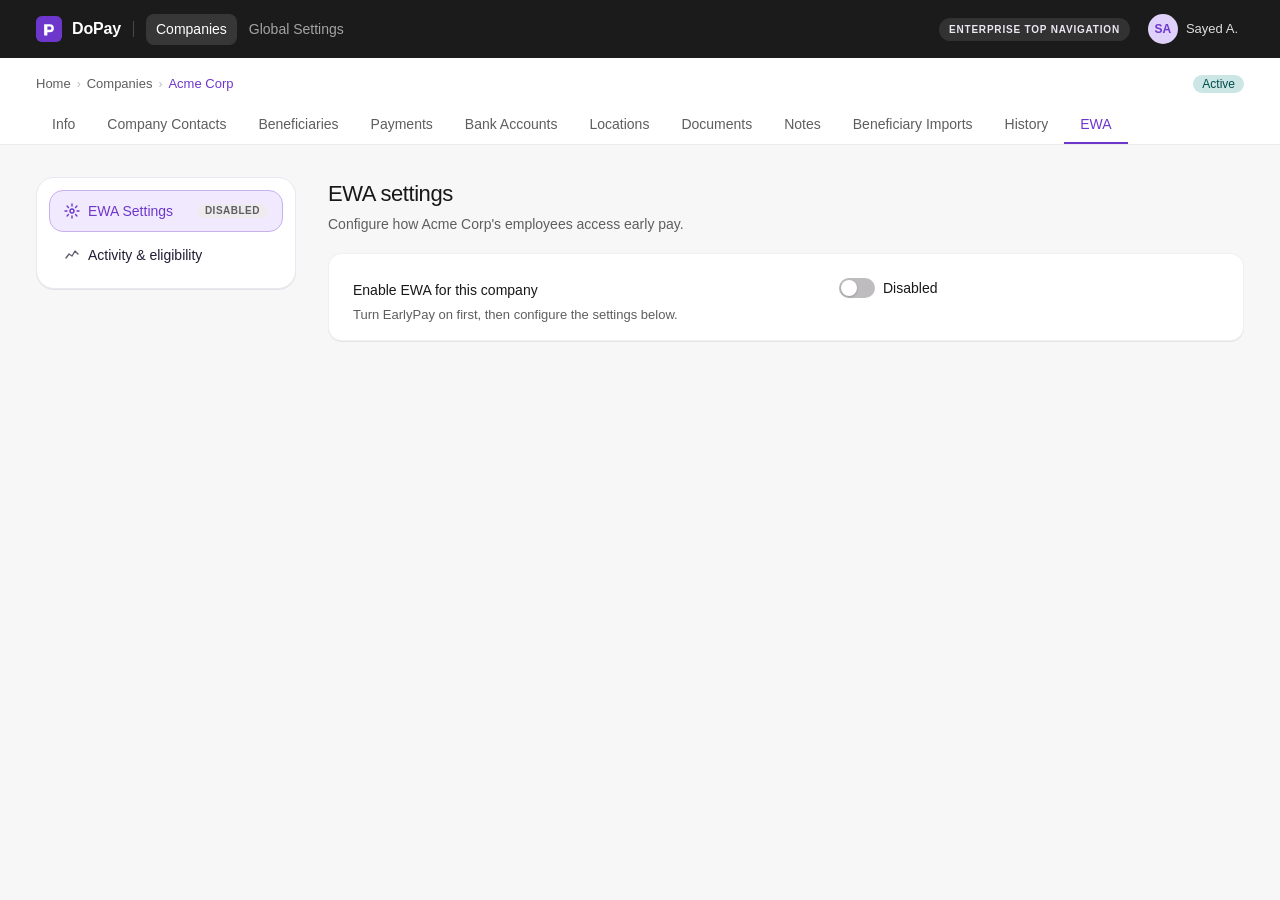
<file: company/ewa.html>
<!DOCTYPE html>
<html lang="en">
<head>
  <meta charset="UTF-8">
  <meta name="viewport" content="width=device-width, initial-scale=1.0">
  <title>Acme Corp — EWA</title>
  <link rel="stylesheet" href="../css/tokens.css">
  <link rel="stylesheet" href="../css/base.css">
  <link rel="stylesheet" href="../css/layout.css">
  <link rel="stylesheet" href="../css/components.css">
  <link rel="stylesheet" href="../css/responsive.css">
  <style>
    /* ── V6 EWA page — component extensions ─────────────────
       All values reference CSS tokens from tokens.css.
       These patterns are not yet in components.css.
    ──────────────────────────────────────────────────────── */

    /* Status chip inside split nav button */
    .v6-status-chip {
      margin-left: auto;
      display: inline-flex;
      align-items: center;
      padding: 2px 8px;
      border-radius: var(--radius-pill);
      font-size: 10px;
      font-weight: 700;
      text-transform: uppercase;
      letter-spacing: 0.05em;
      line-height: 1;
      flex-shrink: 0;
    }
    .v6-status-chip[data-state="enabled"] {
      background: var(--color-teal-bg);
      color: var(--color-teal-text);
    }
    .v6-status-chip[data-state="disabled"] {
      background: var(--color-badge-bg);
      color: var(--color-muted-text);
    }

    /* Panel heading */
    .v6-panel-heading {
      margin-bottom: var(--space-xl);
    }
    .v6-panel-heading h2 {
      font-size: 22px;
      font-weight: 500;
      color: var(--color-ink);
      letter-spacing: -0.02em;
      margin-bottom: var(--space-xs);
    }
    .v6-panel-heading p {
      font-size: 14px;
      color: var(--color-muted-text);
    }

    /* Inline toggle + label */
    .v6-toggle-row {
      display: flex;
      align-items: center;
      gap: var(--space-sm);
      padding-top: 8px;
    }
    .v6-toggle-row__text {
      font-size: 14px;
      font-weight: 500;
      color: var(--color-ink);
    }

    /* Override component — default (global) view */
    .override-default {
      display: flex;
      align-items: center;
      justify-content: space-between;
      gap: var(--space-sm);
      padding: 10px var(--space-lg);
      background: var(--color-subtle-bg);
      border: 1px solid var(--color-divider);
      border-radius: var(--radius-input);
      transition: var(--transition-standard);
    }
    .override-default.is-overridden {
      background: var(--color-primary-light);
      border-color: var(--color-primary-border);
    }
    .override-default__label {
      display: block;
      font-size: 10px;
      font-weight: 700;
      text-transform: uppercase;
      letter-spacing: 0.07em;
      margin-bottom: 3px;
      transition: var(--transition-standard);
    }
    .override-default:not(.is-overridden) .override-default__label {
      color: var(--color-muted-text);
    }
    .override-default.is-overridden .override-default__label {
      color: var(--color-primary);
    }
    .override-default__value {
      font-size: 14px;
      font-weight: 600;
      color: var(--color-ink);
    }

    /* Override component — editor view */
    .override-editor {
      padding: var(--space-md) var(--space-lg);
      background: var(--color-primary-light);
      border: 1px solid var(--color-primary-border);
      border-radius: var(--radius-input);
      display: flex;
      flex-direction: column;
      gap: var(--space-sm);
    }
    .override-editor__head {
      display: flex;
      align-items: center;
      justify-content: space-between;
      font-size: 12px;
      color: var(--color-muted-text);
      flex-wrap: wrap;
      gap: var(--space-xs);
    }
    .override-editor__global {
      font-weight: 600;
      color: var(--color-deep-purple);
    }

    /* Input + suffix */
    .ewa-suffix-wrap {
      display: flex;
      align-items: stretch;
      border: 1px solid var(--color-input-border);
      border-radius: var(--radius-input);
      overflow: hidden;
      background: var(--color-surface);
      transition: var(--transition-standard);
    }
    .ewa-suffix-wrap:focus-within {
      border-color: var(--color-primary);
      box-shadow: var(--shadow-focus);
    }
    .ewa-suffix-wrap .ewa-input {
      border: none;
      border-radius: 0;
      box-shadow: none !important;
      flex: 1;
      min-width: 0;
    }
    .ewa-suffix-wrap .ewa-input:focus {
      box-shadow: none !important;
    }
    .ewa-input-suffix {
      display: flex;
      align-items: center;
      padding: 0 12px;
      font-size: 13px;
      font-weight: 500;
      color: var(--color-muted-text);
      background: var(--color-subtle-bg);
      border-left: 1px solid var(--color-divider);
      white-space: nowrap;
      flex-shrink: 0;
      user-select: none;
    }

    /* V6 hybrid rate: mode select + input */
    .v6-rate-pair {
      display: flex;
      gap: var(--space-sm);
      align-items: stretch;
    }
    .v6-rate-pair .ewa-select-wrap {
      flex: 0 0 128px;
    }
    .v6-rate-pair .ewa-suffix-wrap {
      flex: 1;
    }

    /* Activity stats bar */
    .v6-stats {
      display: flex;
      gap: var(--space-3xl);
      padding: var(--space-lg) var(--space-lg) var(--space-sm);
    }
    .v6-stat__label {
      font-size: 11px;
      font-weight: 700;
      text-transform: uppercase;
      letter-spacing: 0.05em;
      color: var(--color-muted-text);
      margin-bottom: 3px;
    }
    .v6-stat__value {
      font-size: 20px;
      font-weight: 500;
      color: var(--color-ink);
      font-variant-numeric: tabular-nums;
      line-height: 1.2;
    }
    .v6-stat__value small {
      font-size: 12px;
      font-weight: 400;
      color: var(--color-muted-text);
      margin-left: 2px;
    }

    /* Employee status cell */
    .v6-emp-status {
      display: flex;
      align-items: center;
      gap: var(--space-sm);
      justify-content: flex-end;
    }
    .v6-emp-status__text {
      font-size: 13px;
      color: var(--color-muted-text);
      min-width: 48px;
      text-align: right;
    }
    .v6-emp-status__text.is-disabled {
      color: var(--color-placeholder);
    }

    /* Export button row */
    .v6-export-row {
      padding: var(--space-sm) var(--space-lg) var(--space-md);
      border-top: 1px solid var(--color-divider);
    }

    /* Modal date fields */
    .v6-modal-dates {
      display: grid;
      grid-template-columns: 1fr 1fr;
      gap: var(--space-md);
      margin-bottom: var(--space-md);
    }
    .v6-modal-presets {
      display: flex;
      flex-wrap: wrap;
      gap: var(--space-sm);
    }

    /* Disabled field feedback */
    [data-v6-fee-dep][data-disabled="true"] {
      opacity: 0.45;
      pointer-events: none;
    }

    /* Panels container */
    .v6-panels {
      display: flex;
      flex-direction: column;
      gap: var(--space-xl);
      min-width: 0;
    }

    /* Settings body spacing */
    .v6-settings-body {
      display: flex;
      flex-direction: column;
      gap: 0;
      margin-top: var(--space-lg);
      margin-bottom: var(--space-xl);
    }
    /* ── Approvers multi-select ──────────────────────────── */
    .approvers-field {
      display: none;
      grid-column: 1 / -1;
      grid-template-columns: 1fr;
      margin-top: -4px;
      padding-top: 0;
    }
    .approvers-field.is-visible {
      display: grid;
    }
    .approver-select {
      position: relative;
      width: 100%;
    }
    .approver-select.is-error .approver-select__control {
      border-color: var(--color-danger, #d92d20);
      box-shadow: 0 0 0 3px rgba(217, 45, 32, 0.12);
    }
    .approver-select__control {
      display: flex;
      align-items: center;
      min-height: 40px;
      padding: 4px 10px 4px 8px;
      border: 1px solid var(--color-input-border);
      border-radius: var(--radius-input);
      background: var(--color-surface);
      cursor: text;
      gap: 6px;
      flex-wrap: wrap;
      transition: border-color 0.16s ease, box-shadow 0.16s ease;
    }
    .approver-select__control:focus-within {
      border-color: var(--color-primary);
      box-shadow: var(--shadow-focus);
      outline: 0;
    }
    .approver-select__chips {
      display: flex;
      flex-wrap: wrap;
      gap: 5px;
      flex: 1;
      min-width: 0;
    }
    .approver-select__chip {
      display: inline-flex;
      align-items: center;
      gap: 5px;
      padding: 3px 8px;
      background: var(--color-primary-light);
      color: var(--color-primary);
      border-radius: var(--radius-pill);
      font-size: 12px;
      font-weight: 500;
      white-space: nowrap;
    }
    .approver-select__chip-remove {
      display: flex;
      align-items: center;
      justify-content: center;
      width: 14px;
      height: 14px;
      border: 0;
      background: none;
      color: var(--color-primary);
      cursor: pointer;
      padding: 0;
      border-radius: 50%;
      opacity: 0.7;
      transition: opacity 0.12s ease, background 0.12s ease;
    }
    .approver-select__chip-remove:hover {
      opacity: 1;
      background: var(--color-primary-muted);
    }
    .approver-select__search {
      border: 0;
      outline: 0;
      background: transparent;
      font-size: 14px;
      color: var(--color-ink);
      min-width: 120px;
      flex: 1;
      padding: 2px 0;
      font-family: var(--font-family);
    }
    .approver-select__search::placeholder {
      color: var(--color-placeholder);
    }
    .approver-select__chevron {
      color: var(--color-muted-text);
      flex-shrink: 0;
      margin-left: auto;
      transition: transform 0.16s ease;
    }
    .approver-select[aria-expanded="true"] .approver-select__chevron {
      transform: rotate(180deg);
    }
    .approver-select__dropdown {
      position: absolute;
      top: calc(100% + 4px);
      left: 0;
      right: 0;
      background: var(--color-surface);
      border: 1px solid var(--color-input-border);
      border-radius: var(--radius-input);
      box-shadow: var(--shadow-dropdown);
      z-index: 100;
      overflow: hidden;
    }
    .approver-select__list {
      list-style: none;
      margin: 0;
      padding: 4px;
      max-height: 220px;
      overflow-y: auto;
    }
    .approver-select__option {
      display: flex;
      align-items: center;
      gap: 10px;
      padding: 8px 10px;
      border-radius: 6px;
      font-size: 14px;
      color: var(--color-ink);
      cursor: pointer;
      transition: background 0.12s ease;
      user-select: none;
    }
    .approver-select__option:hover {
      background: var(--color-body-bg);
    }
    .approver-select__option.is-selected {
      background: var(--color-primary-light);
      color: var(--color-primary);
    }
    .approver-select__option.is-hidden {
      display: none;
    }
    .approver-select__avatar {
      width: 26px;
      height: 26px;
      border-radius: var(--radius-pill);
      background: var(--color-primary-muted);
      color: var(--color-deep-purple);
      font-size: 11px;
      font-weight: 600;
      display: flex;
      align-items: center;
      justify-content: center;
      flex-shrink: 0;
    }
    .approver-select__option.is-selected .approver-select__avatar {
      background: var(--color-primary-border);
    }
    .approver-select__check {
      margin-left: auto;
      color: var(--color-primary);
      opacity: 0;
      flex-shrink: 0;
    }
    .approver-select__option.is-selected .approver-select__check {
      opacity: 1;
    }
    .approver-select__empty {
      padding: 12px 14px;
      font-size: 13px;
      color: var(--color-muted-text);
      text-align: center;
    }

    /* ── Toast ───────────────────────────────────────────── */
    .toast {
      position: fixed;
      bottom: 28px;
      left: 50%;
      transform: translateX(-50%) translateY(12px);
      display: flex;
      align-items: center;
      gap: var(--space-sm);
      padding: 10px 16px;
      background: var(--color-ink);
      color: #ffffff;
      font-size: 13px;
      font-weight: 500;
      border-radius: var(--radius-button);
      box-shadow: var(--shadow-modal);
      opacity: 0;
      pointer-events: none;
      transition: opacity 0.18s ease, transform 0.18s ease;
      white-space: nowrap;
      z-index: 999;
    }
    .toast.is-visible {
      opacity: 1;
      transform: translateX(-50%) translateY(0);
      pointer-events: auto;
    }
    .toast__icon {
      color: #6ee7b7;
      flex-shrink: 0;
    }
  </style>
</head>
<body>

<div class="toast" id="save-toast" role="status" aria-live="polite">
  <svg class="toast__icon" width="14" height="14" viewBox="0 0 14 14" fill="none" aria-hidden="true">
    <circle cx="7" cy="7" r="6" stroke="currentColor" stroke-width="1.4"/>
    <path d="M4.5 7l2 2 3-3" stroke="currentColor" stroke-width="1.4" stroke-linecap="round" stroke-linejoin="round"/>
  </svg>
  Changes saved
</div>

<div class="bo-shell">

  <!-- ══ TOPBAR ════════════════════════════════════════════ -->
  <header class="bo-topbar" role="banner">
    <div class="bo-topbar__brand">
      <a href="../index.html" style="display:flex;align-items:center;gap:10px;text-decoration:none;">
        <svg width="26" height="26" viewBox="0 0 32 32" fill="none" aria-hidden="true">
          <rect width="32" height="32" rx="7" fill="#6e37cc"/>
          <path d="M10 10h7a5 5 0 0 1 0 10h-3v4h-4V10zm4 3v4h3a2 2 0 1 0 0-4h-3z" fill="#ffffff"/>
        </svg>
        <span class="bo-topbar__logo-text">DoPay</span>
      </a>
      <span class="bo-topbar__sep" aria-hidden="true"></span>
      <nav class="bo-topbar__nav" aria-label="Main navigation">
        <a href="../companies.html" class="bo-topbar__nav-link is-active">Companies</a>
        <a href="../settings/ewa.html" class="bo-topbar__nav-link">Global Settings</a>
      </nav>
    </div>
    <div class="bo-topbar__right">
      <span class="bo-topbar__env-pill">Enterprise top navigation</span>
      <div class="bo-topbar__user" role="button" tabindex="0" aria-label="User menu">
        <div class="bo-topbar__avatar" aria-hidden="true">SA</div>
        <span class="bo-topbar__username">Sayed A.</span>
      </div>
    </div>
  </header>

  <!-- ══ SUB-HEADER ════════════════════════════════════════ -->
  <div class="bo-header">
    <div class="bo-header__inner">
      <div class="bo-header__top">
        <nav class="bo-breadcrumb" aria-label="Breadcrumb">
          <a href="../index.html" class="bo-breadcrumb__item">Home</a>
          <span class="bo-breadcrumb__sep" aria-hidden="true">›</span>
          <a href="../companies.html" class="bo-breadcrumb__item">Companies</a>
          <span class="bo-breadcrumb__sep" aria-hidden="true">›</span>
          <span class="bo-breadcrumb__item bo-breadcrumb__item--active" aria-current="page">Acme Corp</span>
        </nav>
        <span class="badge badge-teal">Active</span>
      </div>
      <nav class="bo-tabs scroll-hidden" aria-label="Company sections">
        <a href="info.html"                   class="bo-tab">Info</a>
        <a href="contacts.html"               class="bo-tab">Company Contacts</a>
        <a href="beneficiaries.html"          class="bo-tab">Beneficiaries</a>
        <a href="payments.html"               class="bo-tab">Payments</a>
        <a href="bank-accounts.html"          class="bo-tab">Bank Accounts</a>
        <a href="locations.html"              class="bo-tab">Locations</a>
        <a href="documents.html"              class="bo-tab">Documents</a>
        <a href="notes.html"                  class="bo-tab">Notes</a>
        <a href="beneficiary-imports.html"    class="bo-tab">Beneficiary Imports</a>
        <a href="history.html"                class="bo-tab">History</a>
        <a href="ewa.html"                    class="bo-tab is-active">EWA</a>
      </nav>
    </div>
  </div>

  <!-- ══ MAIN ══════════════════════════════════════════════ -->
  <main class="bo-main">
    <div class="ewa-split-layout">

      <!-- ── Sidebar nav ─────────────────────────────────── -->
      <nav class="ewa-split-nav" aria-label="EWA sections">

        <button class="ewa-split-nav__btn is-active" type="button" data-v6-nav="settings" aria-selected="true">
          <svg class="ewa-split-nav__icon" viewBox="0 0 16 16" fill="none" aria-hidden="true">
            <circle cx="8" cy="8" r="2" stroke="currentColor" stroke-width="1.4"/>
            <path d="M8 1v2M8 13v2M1 8h2M13 8h2M3.05 3.05l1.41 1.41M11.54 11.54l1.41 1.41M3.05 12.95l1.41-1.41M11.54 4.46l1.41-1.41" stroke="currentColor" stroke-width="1.4" stroke-linecap="round"/>
          </svg>
          EWA Settings
          <span class="v6-status-chip" data-v6-chip data-state="disabled">Disabled</span>
        </button>

        <button class="ewa-split-nav__btn" type="button" data-v6-nav="activity" aria-selected="false">
          <svg class="ewa-split-nav__icon" viewBox="0 0 16 16" fill="none" aria-hidden="true">
            <path d="M2 11l3-4 3 2 3-5 3 3" stroke="currentColor" stroke-width="1.4" stroke-linecap="round" stroke-linejoin="round"/>
          </svg>
          Activity &amp; eligibility
        </button>
      </nav>

      <!-- ── Right panels ────────────────────────────────── -->
      <div class="v6-panels">

        <!-- ════ SETTINGS PANEL ════════════════════════════ -->
        <div data-v6-panel="settings">

          <!-- Unsaved changes bar -->
          <div class="ewa-unsaved-bar" data-v6-unsaved hidden>
            <svg width="14" height="14" viewBox="0 0 16 16" fill="none" aria-hidden="true">
              <circle cx="8" cy="8" r="6" stroke="currentColor" stroke-width="1.5"/>
              <path d="M8 5v3.5M8 11v.5" stroke="currentColor" stroke-width="1.5" stroke-linecap="round"/>
            </svg>
            You have unsaved changes
          </div>

          <!-- Heading -->
          <div class="v6-panel-heading">
            <h2>EWA settings</h2>
            <p>Configure how Acme Corp's employees access early pay.</p>
          </div>

          <!-- Master toggle card -->
          <div class="ewa-card v6-master-card">
            <div class="ewa-section" style="padding: var(--space-lg) var(--space-2xl);">
              <div class="ewa-field">
                <div class="ewa-field__label-group">
                  <p class="ewa-field__label">Enable EWA for this company</p>
                  <p class="ewa-field__help">Turn EarlyPay on first, then configure the settings below.</p>
                </div>
                <div class="v6-toggle-row">
                  <label class="ewa-toggle" aria-label="Enable EWA">
                    <input class="ewa-toggle__input" type="checkbox" data-v6-master>
                    <span class="ewa-toggle__track"></span>
                  </label>
                  <span class="v6-toggle-row__text" data-v6-master-text>Disabled</span>
                </div>
              </div>
            </div>
          </div>

          <!-- Settings body – hidden until master is ON -->
          <div class="v6-settings-body" data-v6-settings-body hidden>
            <div class="ewa-card">

              <!-- ── Core ─────────────────────────────────── -->
              <div class="ewa-section">
                <p class="ewa-section__label">Core</p>
                <h3 class="ewa-section__title">Earned Wage Access</h3>
                <p class="ewa-section__desc">Decide if employee requests need internal approval before disbursement.</p>

                <div class="ewa-field">
                  <div class="ewa-field__label-group">
                    <p class="ewa-field__label">Require pre-approval</p>
                    <p class="ewa-field__help">If on, every request must be approved by a DoPay admin before funds are released.</p>
                  </div>
                  <div class="v6-toggle-row">
                    <label class="ewa-toggle" aria-label="Require pre-approval">
                      <input class="ewa-toggle__input" type="checkbox" data-v6-ctrl="preapproval">
                      <span class="ewa-toggle__track"></span>
                    </label>
                    <span class="v6-toggle-row__text" data-v6-state="preapproval">Not required</span>
                  </div>
                </div>

                <!-- Approvers multi-select — visible only when pre-approval is on -->
                <div class="ewa-field approvers-field" id="approvers-field">
                  <div class="ewa-field__label-group">
                    <p class="ewa-field__label">Approvers</p>
                    <p class="ewa-field__help">Select which company admins can approve EWA requests.</p>
                  </div>
                  <div class="approver-select" id="approver-select" role="combobox" aria-haspopup="listbox" aria-expanded="false">
                    <div class="approver-select__control" id="approver-control" tabindex="0">
                      <div class="approver-select__chips" id="approver-chips">
                        <input class="approver-select__search" id="approver-search" type="text" placeholder="Search admins…" autocomplete="off" aria-label="Search admins">
                      </div>
                      <svg class="approver-select__chevron" width="14" height="14" viewBox="0 0 14 14" fill="none" aria-hidden="true">
                        <path d="M3 5l4 4 4-4" stroke="currentColor" stroke-width="1.5" stroke-linecap="round" stroke-linejoin="round"/>
                      </svg>
                    </div>
                    <div class="approver-select__dropdown" id="approver-dropdown" role="listbox" aria-multiselectable="true" hidden>
                      <ul class="approver-select__list" id="approver-list"></ul>
                    </div>
                  </div>
                </div>
              </div>

              <!-- ── Fees ──────────────────────────────────── -->
              <div class="ewa-section">
                <p class="ewa-section__label">Fees</p>
                <h3 class="ewa-section__title">Fee configuration</h3>
                <p class="ewa-section__desc">Decide whether a fee is charged on each request, who pays it, and the rate that applies.</p>

                <!-- Apply a fee -->
                <div class="ewa-field">
                  <div class="ewa-field__label-group">
                    <p class="ewa-field__label">Apply a fee</p>
                    <p class="ewa-field__help">If off, no fee is charged on any EWA request from this company.</p>
                  </div>
                  <div class="v6-toggle-row">
                    <label class="ewa-toggle is-on" aria-label="Apply a fee">
                      <input class="ewa-toggle__input" type="checkbox" data-v6-ctrl="feeEnabled" checked>
                      <span class="ewa-toggle__track"></span>
                    </label>
                    <span class="v6-toggle-row__text" data-v6-state="feeEnabled">Charging fee</span>
                  </div>
                </div>

                <!-- Who pays the fee -->
                <div class="ewa-field" data-v6-fee-dep data-disabled="false">
                  <div class="ewa-field__label-group">
                    <p class="ewa-field__label">Who pays the fee?</p>
                    <p class="ewa-field__help">Whether the fee is deducted from the employee's request or billed to the company.</p>
                  </div>
                  <div class="ewa-select-wrap">
                    <select class="ewa-select" data-v6-field="feeMode">
                      <option value="company">Company pays — added to invoice</option>
                      <option value="employee">Employee pays — deducted from request</option>
                    </select>
                  </div>
                </div>

                <!-- Custom rate (V6 hybrid: percent or fixed) -->
                <div class="ewa-field" data-v6-fee-dep data-disabled="false">
                  <div class="ewa-field__label-group">
                    <p class="ewa-field__label">Custom rate</p>
                    <p class="ewa-field__help">Override the default rate using either a percentage or a fixed amount.</p>
                  </div>
                  <div data-v6-override="customRate" data-default-value="2.50" data-default-display="2.50%">
                    <div class="override-default" data-override-default>
                      <div>
                        <span class="override-default__label" data-override-label>Global default</span>
                        <span class="override-default__value" data-override-value>2.50%</span>
                      </div>
                      <button class="btn-text" type="button" data-override-trigger>Override</button>
                    </div>
                    <div class="override-editor" data-override-editor hidden>
                      <div class="override-editor__head">
                        <span>Company override &middot; <span class="override-editor__global" data-override-global>global: 2.50%</span></span>
                        <button class="btn-text" type="button" data-override-reset>Reset to default</button>
                      </div>
                      <div class="v6-rate-pair">
                        <div class="ewa-select-wrap">
                          <select class="ewa-select" data-v6-rate-mode>
                            <option value="percent">Percent</option>
                            <option value="fixed">Fixed amount</option>
                          </select>
                        </div>
                        <div class="ewa-suffix-wrap">
                          <input class="ewa-input" type="number" step="0.01" min="0" value="2.50" data-v6-field="customRate">
                          <span class="ewa-input-suffix" data-v6-rate-suffix>%</span>
                        </div>
                      </div>
                    </div>
                  </div>
                </div>

                <!-- VAT -->
                <div class="ewa-field" data-v6-fee-dep data-disabled="false">
                  <div class="ewa-field__label-group">
                    <p class="ewa-field__label">VAT</p>
                    <p class="ewa-field__help">Tax applied on top of the fee. Egypt's standard rate is 14%.</p>
                  </div>
                  <div class="ewa-suffix-wrap" style="max-width:140px;">
                    <input class="ewa-input" type="number" step="1" min="0" max="100" value="14" data-v6-field="vat" readonly>
                    <span class="ewa-input-suffix">%</span>
                  </div>
                </div>
              </div>

              <!-- ── Limits ─────────────────────────────────── -->
              <div class="ewa-section">
                <p class="ewa-section__label">Limits</p>
                <h3 class="ewa-section__title">Financial limits</h3>
                <p class="ewa-section__desc">Override the platform-wide caps with values that suit this company's payroll policy.</p>

                <!-- Maximum cap — V6: amount-based (EGP, not %) -->
                <div class="ewa-field">
                  <div class="ewa-field__label-group">
                    <p class="ewa-field__label">Maximum cap</p>
                    <p class="ewa-field__help">The highest amount an employee can request in a single cycle.</p>
                  </div>
                  <div data-v6-override="maxCap" data-default-value="2500" data-default-display="2,500.00 EGP">
                    <div class="override-default" data-override-default>
                      <div>
                        <span class="override-default__label" data-override-label>Global default</span>
                        <span class="override-default__value" data-override-value>2,500.00 EGP</span>
                      </div>
                      <button class="btn-text" type="button" data-override-trigger>Override</button>
                    </div>
                    <div class="override-editor" data-override-editor hidden>
                      <div class="override-editor__head">
                        <span>Company override &middot; <span class="override-editor__global" data-override-global>global: 2,500.00 EGP</span></span>
                        <button class="btn-text" type="button" data-override-reset>Reset to default</button>
                      </div>
                      <div class="ewa-suffix-wrap">
                        <input class="ewa-input" type="number" step="100" min="0" value="2500" data-v6-field="maxCap">
                        <span class="ewa-input-suffix">EGP</span>
                      </div>
                    </div>
                  </div>
                </div>

                <!-- Minimum request -->
                <div class="ewa-field">
                  <div class="ewa-field__label-group">
                    <p class="ewa-field__label">Minimum request amount</p>
                    <p class="ewa-field__help">Below this amount, employees won't be able to submit a request.</p>
                  </div>
                  <div data-v6-override="minRequest" data-default-value="500" data-default-display="500.00 EGP">
                    <div class="override-default" data-override-default>
                      <div>
                        <span class="override-default__label" data-override-label>Global default</span>
                        <span class="override-default__value" data-override-value>500.00 EGP</span>
                      </div>
                      <button class="btn-text" type="button" data-override-trigger>Override</button>
                    </div>
                    <div class="override-editor" data-override-editor hidden>
                      <div class="override-editor__head">
                        <span>Company override &middot; <span class="override-editor__global" data-override-global>global: 500.00 EGP</span></span>
                        <button class="btn-text" type="button" data-override-reset>Reset to default</button>
                      </div>
                      <div class="ewa-suffix-wrap">
                        <input class="ewa-input" type="number" step="50" min="0" value="500" data-v6-field="minRequest">
                        <span class="ewa-input-suffix">EGP</span>
                      </div>
                    </div>
                  </div>
                </div>
              </div>

              <!-- ── Cycle ──────────────────────────────────── -->
              <div class="ewa-section">
                <p class="ewa-section__label">Cycle</p>
                <h3 class="ewa-section__title">Payroll cycle &amp; timing</h3>
                <p class="ewa-section__desc">Override the global payroll calendar if this company runs payroll on a different schedule.</p>

                <!-- Payroll start date -->
                <div class="ewa-field">
                  <div class="ewa-field__label-group">
                    <p class="ewa-field__label">Payroll start date</p>
                    <p class="ewa-field__help">Day of the month when the next payroll cycle begins.</p>
                  </div>
                  <div data-v6-override="payrollStart" data-default-value="1" data-default-display="1st of the month">
                    <div class="override-default" data-override-default>
                      <div>
                        <span class="override-default__label" data-override-label>Global default</span>
                        <span class="override-default__value" data-override-value>1st of the month</span>
                      </div>
                      <button class="btn-text" type="button" data-override-trigger hidden>Override</button>
                    </div>
                    <div class="override-editor" data-override-editor hidden>
                      <div class="override-editor__head">
                        <span>Company override &middot; <span class="override-editor__global" data-override-global>global: 1st of the month</span></span>
                        <button class="btn-text" type="button" data-override-reset>Reset to default</button>
                      </div>
                      <div class="ewa-select-wrap">
                        <select class="ewa-select" data-v6-field="payrollStart"></select>
                      </div>
                    </div>
                  </div>
                </div>

                <!-- Last day to accept requests -->
                <div class="ewa-field">
                  <div class="ewa-field__label-group">
                    <p class="ewa-field__label">Last day to accept requests</p>
                    <p class="ewa-field__help">Cutoff after which no new EWA requests are accepted in the current cycle.</p>
                  </div>
                  <div data-v6-override="lastDay" data-default-value="28" data-default-display="28th of the month" data-max-day="28">
                    <div class="override-default" data-override-default>
                      <div>
                        <span class="override-default__label" data-override-label>Global default</span>
                        <span class="override-default__value" data-override-value>28th of the month</span>
                      </div>
                      <button class="btn-text" type="button" data-override-trigger>Override</button>
                    </div>
                    <div class="override-editor" data-override-editor hidden>
                      <div class="override-editor__head">
                        <span>Company override &middot; <span class="override-editor__global" data-override-global>global: 25th of the month</span></span>
                        <button class="btn-text" type="button" data-override-reset>Reset to default</button>
                      </div>
                      <div class="ewa-select-wrap">
                        <select class="ewa-select" data-v6-field="lastDay"></select>
                      </div>
                    </div>
                  </div>
                </div>

                <!-- Outstanding check date -->
                <div class="ewa-field">
                  <div class="ewa-field__label-group">
                    <p class="ewa-field__label">Outstanding check date</p>
                    <p class="ewa-field__help">Day of the month when outstanding EWA balances are checked and reconciled.</p>
                  </div>
                  <div data-v6-override="checkDate" data-default-value="7" data-default-display="7th of the month">
                    <div class="override-default" data-override-default>
                      <div>
                        <span class="override-default__label" data-override-label>Global default</span>
                        <span class="override-default__value" data-override-value>7th of the month</span>
                      </div>
                      <button class="btn-text" type="button" data-override-trigger>Override</button>
                    </div>
                    <div class="override-editor" data-override-editor hidden>
                      <div class="override-editor__head">
                        <span>Company override &middot; <span class="override-editor__global" data-override-global>global: 7th of the month</span></span>
                        <button class="btn-text" type="button" data-override-reset>Reset to default</button>
                      </div>
                      <div class="ewa-select-wrap">
                        <select class="ewa-select" data-v6-field="checkDate"></select>
                      </div>
                    </div>
                  </div>
                </div>
              </div>

            </div><!-- /ewa-card -->
          </div><!-- /v6-settings-body -->

          <!-- Action row -->
          <div class="ewa-action-row" data-v6-actions hidden>
            <button class="btn btn-ghost" type="button" data-v6-discard>Discard changes</button>
            <button class="btn btn-primary" type="button" data-v6-save>Save settings</button>
          </div>

        </div><!-- /settings panel -->


        <!-- ════ ACTIVITY PANEL ════════════════════════════ -->
        <div data-v6-panel="activity" hidden>

          <div class="v6-panel-heading">
            <h2>Activity &amp; eligibility</h2>
            <p>Review pay request activity and manage employee EWA access.</p>
          </div>

          <div class="ewa-card">

            <!-- Subtabs -->
            <div class="ewa-subtabs scroll-hidden" role="tablist" aria-label="Activity views">
              <button class="ewa-subtabs__btn is-active" role="tab" type="button" data-v6-activity-tab="requests" aria-selected="true">
                <svg width="14" height="14" viewBox="0 0 16 16" fill="none" aria-hidden="true">
                  <rect x="2" y="3" width="12" height="10" rx="2" stroke="currentColor" stroke-width="1.4"/>
                  <path d="M5 7h6M5 10h4" stroke="currentColor" stroke-width="1.3" stroke-linecap="round"/>
                </svg>
                Pay requests
              </button>
              <button class="ewa-subtabs__btn" role="tab" type="button" data-v6-activity-tab="employees" aria-selected="false">
                <svg width="14" height="14" viewBox="0 0 16 16" fill="none" aria-hidden="true">
                  <circle cx="6" cy="5.5" r="2.5" stroke="currentColor" stroke-width="1.4"/>
                  <path d="M1 14c.4-2.5 2.4-4 5-4s4.6 1.5 5 4" stroke="currentColor" stroke-width="1.4" stroke-linecap="round"/>
                  <path d="M11.5 8a2 2 0 1 0 0-4" stroke="currentColor" stroke-width="1.3" stroke-linecap="round"/>
                  <path d="M14 14c-.3-1.8-1.4-3-3-3" stroke="currentColor" stroke-width="1.3" stroke-linecap="round"/>
                </svg>
                Employees
                <span class="ewa-subtabs__count" data-v6-emp-count>10/12</span>
              </button>
            </div>

            <!-- ── Pay Requests panel ─────────────────────── -->
            <div data-v6-activity-panel="requests">

              <!-- Toolbar -->
              <div class="ewa-toolbar">
                <div class="ewa-toolbar__left">
                  <label style="display:flex;align-items:center;gap:6px;font-size:13px;color:var(--color-muted-text);">
                    Show
                    <div class="ewa-select-wrap">
                      <select class="ewa-select ewa-select--sm" data-v6-req-limit style="width:70px;">
                        <option value="10">10</option>
                        <option value="25">25</option>
                        <option value="50">50</option>
                      </select>
                    </div>
                    entries
                  </label>
                </div>
                <div class="ewa-toolbar__right">
                  <div class="ewa-pill-group" role="group" aria-label="Request filter">
                    <button class="ewa-pill-group__btn is-active" type="button" data-v6-req-filter="current">Current</button>
                    <button class="ewa-pill-group__btn" type="button" data-v6-req-filter="debt">Debt</button>
                    <button class="ewa-pill-group__btn" type="button" data-v6-req-filter="settled">Settled</button>
                  </div>
                </div>
              </div>

              <!-- Stats -->
              <div class="v6-stats">
                <div>
                  <p class="v6-stat__label">Total disbursed</p>
                  <p class="v6-stat__value" data-v6-total-disbursed>45,300.00 <small>EGP</small></p>
                </div>
                <div>
                  <p class="v6-stat__label">Pay requests</p>
                  <p class="v6-stat__value" data-v6-total-requests>7</p>
                </div>
              </div>

              <!-- Requests table -->
              <div class="ewa-table-wrap">
                <table class="ewa-table" aria-label="Pay requests">
                  <thead>
                    <tr>
                      <th>Employee</th>
                      <th># of Early Pays</th>
                      <th>EWA Disbursed (EGP)</th>
                      <th>Status</th>
                    </tr>
                  </thead>
                  <tbody data-v6-req-body>
                    <tr data-v6-req-status="current">
                      <td><div class="ewa-name-cell"><div class="ewa-avatar">AH</div><span class="ewa-name-cell__primary">Ahmed Hassan</span></div></td>
                      <td class="num">3</td><td class="num">12,000.00</td>
                      <td><span class="badge badge-teal">Disbursed</span></td>
                    </tr>
                    <tr data-v6-req-status="current">
                      <td><div class="ewa-name-cell"><div class="ewa-avatar">OK</div><span class="ewa-name-cell__primary">Omar Khaled</span></div></td>
                      <td class="num">2</td><td class="num">8,500.00</td>
                      <td><span class="badge badge-teal">Disbursed</span></td>
                    </tr>
                    <tr data-v6-req-status="current">
                      <td><div class="ewa-name-cell"><div class="ewa-avatar">KM</div><span class="ewa-name-cell__primary">Karim Mostafa</span></div></td>
                      <td class="num">1</td><td class="num">5,200.00</td>
                      <td><span class="badge badge-purple">Pending</span></td>
                    </tr>
                    <tr data-v6-req-status="current">
                      <td><div class="ewa-name-cell"><div class="ewa-avatar">SA</div><span class="ewa-name-cell__primary">Salma Ahmed</span></div></td>
                      <td class="num">2</td><td class="num">10,000.00</td>
                      <td><span class="badge badge-teal">Disbursed</span></td>
                    </tr>
                    <tr data-v6-req-status="current">
                      <td><div class="ewa-name-cell"><div class="ewa-avatar">NS</div><span class="ewa-name-cell__primary">Nour Saeed</span></div></td>
                      <td class="num">1</td><td class="num">3,000.00</td>
                      <td><span class="badge badge-purple">Pending</span></td>
                    </tr>
                    <tr data-v6-req-status="current">
                      <td><div class="ewa-name-cell"><div class="ewa-avatar">DF</div><span class="ewa-name-cell__primary">Dina Fawzi</span></div></td>
                      <td class="num">1</td><td class="num">4,800.00</td>
                      <td><span class="badge badge-teal">Disbursed</span></td>
                    </tr>
                    <tr data-v6-req-status="current">
                      <td><div class="ewa-name-cell"><div class="ewa-avatar">LM</div><span class="ewa-name-cell__primary">Layla Mahmoud</span></div></td>
                      <td class="num">1</td><td class="num">1,800.00</td>
                      <td><span class="badge badge-teal">Disbursed</span></td>
                    </tr>
                    <tr data-v6-req-status="debt">
                      <td><div class="ewa-name-cell"><div class="ewa-avatar">MA</div><span class="ewa-name-cell__primary">Mostafa Aly</span></div></td>
                      <td class="num">2</td><td class="num">6,200.00</td>
                      <td><span class="badge badge-purple">Pending</span></td>
                    </tr>
                    <tr data-v6-req-status="debt">
                      <td><div class="ewa-name-cell"><div class="ewa-avatar">MI</div><span class="ewa-name-cell__primary">Mariam Ibrahim</span></div></td>
                      <td class="num">1</td><td class="num">4,000.00</td>
                      <td><span class="badge badge-purple">Pending</span></td>
                    </tr>
                    <tr data-v6-req-status="settled">
                      <td><div class="ewa-name-cell"><div class="ewa-avatar">YA</div><span class="ewa-name-cell__primary">Yasmin Adel</span></div></td>
                      <td class="num">1</td><td class="num">2,100.00</td>
                      <td><span class="badge badge-teal">Disbursed</span></td>
                    </tr>
                    <tr data-v6-req-status="settled">
                      <td><div class="ewa-name-cell"><div class="ewa-avatar">HT</div><span class="ewa-name-cell__primary">Hassan Tarek</span></div></td>
                      <td class="num">1</td><td class="num">3,700.00</td>
                      <td><span class="badge badge-teal">Disbursed</span></td>
                    </tr>
                  </tbody>
                </table>
              </div>

              <!-- Empty state -->
              <div style="padding:var(--space-3xl);text-align:center;color:var(--color-muted-text);font-size:14px;" data-v6-req-empty hidden>
                No pay requests match the selected filter.
              </div>

              <!-- Table footer -->
              <div class="ewa-table-footer" data-v6-req-footer>
                <p class="ewa-table-footer__count" data-v6-req-count>Displaying 7 of 7 entries</p>
                <nav class="ewa-pagination" aria-label="Requests pagination" data-pagination>
                  <button class="ewa-pagination__arrow ewa-pagination__prev" type="button" aria-label="Previous page" disabled>‹</button>
                  <button class="ewa-pagination__page is-active" type="button">1</button>
                  <button class="ewa-pagination__arrow ewa-pagination__next" type="button" aria-label="Next page" disabled>›</button>
                </nav>
              </div>

              <!-- Export row -->
              <div class="v6-export-row">
                <button class="btn btn-ghost btn-sm" type="button" data-v6-export-open>
                  <svg width="14" height="14" viewBox="0 0 16 16" fill="none" aria-hidden="true">
                    <path d="M8 2v8M8 10l2.5-2.5M8 10l-2.5-2.5" stroke="currentColor" stroke-width="1.5" stroke-linecap="round" stroke-linejoin="round"/>
                    <path d="M3 12h10" stroke="currentColor" stroke-width="1.5" stroke-linecap="round"/>
                  </svg>
                  Export activated beneficiaries
                </button>
              </div>

            </div><!-- /requests panel -->


            <!-- ── Employees panel ────────────────────────── -->
            <div data-v6-activity-panel="employees" hidden>

              <!-- Toolbar -->
              <div class="ewa-toolbar" style="flex-wrap:wrap;gap:var(--space-md);padding: var(--space-md) var(--space-lg);">
                <div class="ewa-toolbar__left" style="flex-wrap:wrap;gap:var(--space-sm);">
                  <div class="ewa-search" role="search">
                    <svg class="ewa-search__icon" viewBox="0 0 16 16" fill="none" aria-hidden="true">
                      <circle cx="7" cy="7" r="4.5" stroke="currentColor" stroke-width="1.5"/>
                      <path d="M10.5 10.5l3 3" stroke="currentColor" stroke-width="1.5" stroke-linecap="round"/>
                    </svg>
                    <input class="ewa-search__input" type="search" placeholder="Search by name, role or department…" data-v6-emp-search style="width:240px;">
                  </div>
                  <div class="ewa-select-wrap">
                    <select class="ewa-select ewa-select--sm" data-v6-emp-filter aria-label="Filter employees">
                      <option value="all">All employees</option>
                      <option value="enabled">Enabled only</option>
                      <option value="disabled">Disabled only</option>
                    </select>
                  </div>
                </div>
                <div class="ewa-toolbar__right" style="flex-wrap:wrap;gap:var(--space-sm);">
                  <span style="font-size:13px;color:var(--color-muted-text);" data-v6-emp-summary>10 of 12 enabled</span>
                  <button class="btn btn-ghost btn-sm" type="button" data-v6-enable-filtered>Enable filtered</button>
                  <button class="btn btn-ghost btn-sm" type="button" data-v6-disable-filtered>Disable filtered</button>
                </div>
              </div>

              <!-- Employees table -->
              <div class="ewa-table-wrap">
                <table class="ewa-table" aria-label="Employees">
                  <thead>
                    <tr>
                      <th>Employee</th>
                      <th>Department</th>
                      <th>Branch</th>
                      <th>Net Salary (EGP)</th>
                      <th>EWA used this cycle</th>
                      <th style="text-align:right;">EWA</th>
                    </tr>
                  </thead>
                  <tbody data-v6-emp-body>
                    <tr data-v6-emp-row data-enabled="true"  data-name="Ahmed Hassan"  data-role="Senior Developer"      data-department="Engineering" data-branch="HQ Cairo">
                      <td><div class="ewa-name-cell"><div class="ewa-avatar">AH</div><div><p class="ewa-name-cell__primary">Ahmed Hassan</p><p class="ewa-name-cell__secondary">Senior Developer</p></div></div></td>
                      <td>Engineering</td><td>HQ Cairo</td><td class="num">32,500.00</td><td class="num">12,000.00 EGP</td>
                      <td><div class="v6-emp-status"><span class="v6-emp-status__text" data-v6-emp-state>Enabled</span><label class="ewa-toggle is-on" aria-label="Toggle EWA for Ahmed Hassan"><input class="ewa-toggle__input" type="checkbox" data-v6-emp-toggle checked><span class="ewa-toggle__track"></span></label></div></td>
                    </tr>
                    <tr data-v6-emp-row data-enabled="true"  data-name="Mariam Ibrahim" data-role="Product Manager"       data-department="Product"     data-branch="HQ Cairo">
                      <td><div class="ewa-name-cell"><div class="ewa-avatar">MI</div><div><p class="ewa-name-cell__primary">Mariam Ibrahim</p><p class="ewa-name-cell__secondary">Product Manager</p></div></div></td>
                      <td>Product</td><td>HQ Cairo</td><td class="num">42,000.00</td><td class="num">0.00 EGP</td>
                      <td><div class="v6-emp-status"><span class="v6-emp-status__text" data-v6-emp-state>Enabled</span><label class="ewa-toggle is-on" aria-label="Toggle EWA for Mariam Ibrahim"><input class="ewa-toggle__input" type="checkbox" data-v6-emp-toggle checked><span class="ewa-toggle__track"></span></label></div></td>
                    </tr>
                    <tr data-v6-emp-row data-enabled="true"  data-name="Omar Khaled"   data-role="Designer"              data-department="Product"     data-branch="HQ Cairo">
                      <td><div class="ewa-name-cell"><div class="ewa-avatar">OK</div><div><p class="ewa-name-cell__primary">Omar Khaled</p><p class="ewa-name-cell__secondary">Designer</p></div></div></td>
                      <td>Product</td><td>HQ Cairo</td><td class="num">28,000.00</td><td class="num">8,500.00 EGP</td>
                      <td><div class="v6-emp-status"><span class="v6-emp-status__text" data-v6-emp-state>Enabled</span><label class="ewa-toggle is-on" aria-label="Toggle EWA for Omar Khaled"><input class="ewa-toggle__input" type="checkbox" data-v6-emp-toggle checked><span class="ewa-toggle__track"></span></label></div></td>
                    </tr>
                    <tr data-v6-emp-row data-enabled="false" data-name="Yasmin Adel"   data-role="Data Analyst"           data-department="Analytics"   data-branch="Alexandria">
                      <td><div class="ewa-name-cell"><div class="ewa-avatar">YA</div><div><p class="ewa-name-cell__primary">Yasmin Adel</p><p class="ewa-name-cell__secondary">Data Analyst</p></div></div></td>
                      <td>Analytics</td><td>Alexandria</td><td class="num">26,000.00</td><td class="num">0.00 EGP</td>
                      <td><div class="v6-emp-status"><span class="v6-emp-status__text is-disabled" data-v6-emp-state>Disabled</span><label class="ewa-toggle" aria-label="Toggle EWA for Yasmin Adel"><input class="ewa-toggle__input" type="checkbox" data-v6-emp-toggle><span class="ewa-toggle__track"></span></label></div></td>
                    </tr>
                    <tr data-v6-emp-row data-enabled="true"  data-name="Karim Mostafa" data-role="Sales Lead"             data-department="Sales"       data-branch="Alexandria">
                      <td><div class="ewa-name-cell"><div class="ewa-avatar">KM</div><div><p class="ewa-name-cell__primary">Karim Mostafa</p><p class="ewa-name-cell__secondary">Sales Lead</p></div></div></td>
                      <td>Sales</td><td>Alexandria</td><td class="num">35,000.00</td><td class="num">5,200.00 EGP</td>
                      <td><div class="v6-emp-status"><span class="v6-emp-status__text" data-v6-emp-state>Enabled</span><label class="ewa-toggle is-on" aria-label="Toggle EWA for Karim Mostafa"><input class="ewa-toggle__input" type="checkbox" data-v6-emp-toggle checked><span class="ewa-toggle__track"></span></label></div></td>
                    </tr>
                    <tr data-v6-emp-row data-enabled="true"  data-name="Nour Saeed"    data-role="Junior Accountant"     data-department="Finance"     data-branch="HQ Cairo">
                      <td><div class="ewa-name-cell"><div class="ewa-avatar">NS</div><div><p class="ewa-name-cell__primary">Nour Saeed</p><p class="ewa-name-cell__secondary">Junior Accountant</p></div></div></td>
                      <td>Finance</td><td>HQ Cairo</td><td class="num">18,000.00</td><td class="num">3,000.00 EGP</td>
                      <td><div class="v6-emp-status"><span class="v6-emp-status__text" data-v6-emp-state>Enabled</span><label class="ewa-toggle is-on" aria-label="Toggle EWA for Nour Saeed"><input class="ewa-toggle__input" type="checkbox" data-v6-emp-toggle checked><span class="ewa-toggle__track"></span></label></div></td>
                    </tr>
                    <tr data-v6-emp-row data-enabled="false" data-name="Hassan Tarek"  data-role="Operations Specialist" data-department="Operations"  data-branch="Giza">
                      <td><div class="ewa-name-cell"><div class="ewa-avatar">HT</div><div><p class="ewa-name-cell__primary">Hassan Tarek</p><p class="ewa-name-cell__secondary">Operations Specialist</p></div></div></td>
                      <td>Operations</td><td>Giza</td><td class="num">22,500.00</td><td class="num">0.00 EGP</td>
                      <td><div class="v6-emp-status"><span class="v6-emp-status__text is-disabled" data-v6-emp-state>Disabled</span><label class="ewa-toggle" aria-label="Toggle EWA for Hassan Tarek"><input class="ewa-toggle__input" type="checkbox" data-v6-emp-toggle><span class="ewa-toggle__track"></span></label></div></td>
                    </tr>
                    <tr data-v6-emp-row data-enabled="true"  data-name="Layla Mahmoud" data-role="HR Coordinator"        data-department="People"      data-branch="HQ Cairo">
                      <td><div class="ewa-name-cell"><div class="ewa-avatar">LM</div><div><p class="ewa-name-cell__primary">Layla Mahmoud</p><p class="ewa-name-cell__secondary">HR Coordinator</p></div></div></td>
                      <td>People</td><td>HQ Cairo</td><td class="num">24,000.00</td><td class="num">1,800.00 EGP</td>
                      <td><div class="v6-emp-status"><span class="v6-emp-status__text" data-v6-emp-state>Enabled</span><label class="ewa-toggle is-on" aria-label="Toggle EWA for Layla Mahmoud"><input class="ewa-toggle__input" type="checkbox" data-v6-emp-toggle checked><span class="ewa-toggle__track"></span></label></div></td>
                    </tr>
                    <tr data-v6-emp-row data-enabled="true"  data-name="Tarek Wahid"   data-role="DevOps Engineer"       data-department="Engineering" data-branch="HQ Cairo">
                      <td><div class="ewa-name-cell"><div class="ewa-avatar">TW</div><div><p class="ewa-name-cell__primary">Tarek Wahid</p><p class="ewa-name-cell__secondary">DevOps Engineer</p></div></div></td>
                      <td>Engineering</td><td>HQ Cairo</td><td class="num">38,000.00</td><td class="num">0.00 EGP</td>
                      <td><div class="v6-emp-status"><span class="v6-emp-status__text" data-v6-emp-state>Enabled</span><label class="ewa-toggle is-on" aria-label="Toggle EWA for Tarek Wahid"><input class="ewa-toggle__input" type="checkbox" data-v6-emp-toggle checked><span class="ewa-toggle__track"></span></label></div></td>
                    </tr>
                    <tr data-v6-emp-row data-enabled="true"  data-name="Salma Ahmed"   data-role="Marketing Manager"     data-department="Marketing"   data-branch="HQ Cairo">
                      <td><div class="ewa-name-cell"><div class="ewa-avatar">SA</div><div><p class="ewa-name-cell__primary">Salma Ahmed</p><p class="ewa-name-cell__secondary">Marketing Manager</p></div></div></td>
                      <td>Marketing</td><td>HQ Cairo</td><td class="num">33,000.00</td><td class="num">10,000.00 EGP</td>
                      <td><div class="v6-emp-status"><span class="v6-emp-status__text" data-v6-emp-state>Enabled</span><label class="ewa-toggle is-on" aria-label="Toggle EWA for Salma Ahmed"><input class="ewa-toggle__input" type="checkbox" data-v6-emp-toggle checked><span class="ewa-toggle__track"></span></label></div></td>
                    </tr>
                    <tr data-v6-emp-row data-enabled="true"  data-name="Mostafa Aly"   data-role="Finance Director"      data-department="Finance"     data-branch="HQ Cairo">
                      <td><div class="ewa-name-cell"><div class="ewa-avatar">MA</div><div><p class="ewa-name-cell__primary">Mostafa Aly</p><p class="ewa-name-cell__secondary">Finance Director</p></div></div></td>
                      <td>Finance</td><td>HQ Cairo</td><td class="num">55,000.00</td><td class="num">0.00 EGP</td>
                      <td><div class="v6-emp-status"><span class="v6-emp-status__text" data-v6-emp-state>Enabled</span><label class="ewa-toggle is-on" aria-label="Toggle EWA for Mostafa Aly"><input class="ewa-toggle__input" type="checkbox" data-v6-emp-toggle checked><span class="ewa-toggle__track"></span></label></div></td>
                    </tr>
                    <tr data-v6-emp-row data-enabled="true"  data-name="Dina Fawzi"    data-role="Customer Success"      data-department="CX"          data-branch="Giza">
                      <td><div class="ewa-name-cell"><div class="ewa-avatar">DF</div><div><p class="ewa-name-cell__primary">Dina Fawzi</p><p class="ewa-name-cell__secondary">Customer Success</p></div></div></td>
                      <td>CX</td><td>Giza</td><td class="num">21,000.00</td><td class="num">4,800.00 EGP</td>
                      <td><div class="v6-emp-status"><span class="v6-emp-status__text" data-v6-emp-state>Enabled</span><label class="ewa-toggle is-on" aria-label="Toggle EWA for Dina Fawzi"><input class="ewa-toggle__input" type="checkbox" data-v6-emp-toggle checked><span class="ewa-toggle__track"></span></label></div></td>
                    </tr>
                  </tbody>
                </table>
              </div>

              <!-- Empty state -->
              <div style="padding:var(--space-3xl);text-align:center;color:var(--color-muted-text);font-size:14px;" data-v6-emp-empty hidden>
                No employees match the current filters.
              </div>

            </div><!-- /employees panel -->

          </div><!-- /ewa-card -->
        </div><!-- /activity panel -->

      </div><!-- /v6-panels -->
    </div><!-- /ewa-split-layout -->


    <!-- ══ EXPORT MODAL ══════════════════════════════════════ -->
    <div class="modal-backdrop" data-v6-export-modal hidden role="dialog" aria-modal="true" aria-labelledby="v6ExportTitle">
      <div class="modal">
        <div class="modal__header">
          <h2 class="modal__title" id="v6ExportTitle">Export activated beneficiaries</h2>
          <button class="modal__close" type="button" data-v6-export-close aria-label="Close">
            <svg width="14" height="14" viewBox="0 0 14 14" fill="none" aria-hidden="true">
              <path d="M1 1l12 12M13 1L1 13" stroke="currentColor" stroke-width="1.8" stroke-linecap="round"/>
            </svg>
          </button>
        </div>
        <div class="modal__body">
          <p style="margin-bottom:var(--space-lg);">Choose a date range. The export includes every employee who used EWA at least once in the selected period.</p>
          <div class="v6-modal-dates">
            <div>
              <label class="form-label" for="v6-export-from">From</label>
              <input class="ewa-input" type="date" id="v6-export-from" data-v6-export-from>
            </div>
            <div>
              <label class="form-label" for="v6-export-to">To</label>
              <input class="ewa-input" type="date" id="v6-export-to" data-v6-export-to>
            </div>
          </div>
          <div class="v6-modal-presets">
            <button class="btn btn-ghost btn-sm" type="button" data-v6-export-preset="30d">Last 30 days</button>
            <button class="btn btn-ghost btn-sm" type="button" data-v6-export-preset="month">This month</button>
            <button class="btn btn-ghost btn-sm" type="button" data-v6-export-preset="last-month">Last month</button>
            <button class="btn btn-ghost btn-sm" type="button" data-v6-export-preset="ytd">Year to date</button>
          </div>
        </div>
        <div class="modal__footer">
          <button class="btn btn-ghost" type="button" data-v6-export-close>Cancel</button>
          <button class="btn btn-primary" type="button" data-v6-export-confirm disabled>Export CSV</button>
        </div>
      </div>
    </div>

  </main>
</div><!-- /bo-shell -->


<script src="../js/toggle.js"></script>
<script>
(function () {
  'use strict';

  /* ── Helpers ──────────────────────────────────────────── */

  function qs(sel, ctx) { return (ctx || document).querySelector(sel); }
  function qsa(sel, ctx) { return Array.from((ctx || document).querySelectorAll(sel)); }

  function dayLabel(n) {
    n = Number(n);
    var s = ['th','st','nd','rd'];
    var v = n % 100;
    return n + (s[(v - 20) % 10] || s[v] || s[0]) + ' of the month';
  }

  function formatEGP(v) {
    return Number(v || 0).toLocaleString('en-US', { minimumFractionDigits: 2, maximumFractionDigits: 2 }) + ' EGP';
  }

  function isoDate(d) {
    return d.getFullYear() + '-' +
      String(d.getMonth() + 1).padStart(2, '0') + '-' +
      String(d.getDate()).padStart(2, '0');
  }

  function populateDaySelect(sel, defaultVal, maxDay) {
    var limit = maxDay ? parseInt(maxDay, 10) : 31;
    sel.innerHTML = Array.from({ length: limit }, function (_, i) {
      var d = i + 1;
      return '<option value="' + d + '">' + dayLabel(d) + '</option>';
    }).join('');
    sel.value = String(defaultVal);
  }

  /* ── Panel nav ────────────────────────────────────────── */

  var navBtns   = qsa('[data-v6-nav]');
  var panels    = qsa('[data-v6-panel]');

  function setPanel(name) {
    navBtns.forEach(function (btn) {
      var active = btn.dataset.v6Nav === name;
      btn.classList.toggle('is-active', active);
      btn.setAttribute('aria-selected', active);
    });
    panels.forEach(function (panel) {
      panel.hidden = panel.dataset.v6Panel !== name;
    });
  }

  navBtns.forEach(function (btn) {
    btn.addEventListener('click', function () { setPanel(btn.dataset.v6Nav); });
  });

  /* ── Toggle helpers ───────────────────────────────────── */

  function isOn(checkbox) { return checkbox.checked; }

  function syncToggleWrapper(checkbox) {
    var wrapper = checkbox.closest('.ewa-toggle');
    if (wrapper) wrapper.classList.toggle('is-on', checkbox.checked);
  }

  /* ── Master toggle ────────────────────────────────────── */

  var masterCb    = qs('[data-v6-master]');
  var masterText  = qs('[data-v6-master-text]');
  var chip        = qs('[data-v6-chip]');
  var settingsBody = qs('[data-v6-settings-body]');

  function syncMaster() {
    var on = isOn(masterCb);
    syncToggleWrapper(masterCb);
    masterText.textContent = on ? 'Enabled' : 'Disabled';
    chip.textContent       = on ? 'Enabled' : 'Disabled';
    chip.dataset.state     = on ? 'enabled' : 'disabled';
    settingsBody.hidden    = !on;
    syncDirty();
  }

  masterCb.addEventListener('change', syncMaster);

  /* ── Setting toggles (pre-approval, fee) ─────────────── */

  var preapprovalCb = qs('[data-v6-ctrl="preapproval"]');
  var feeEnabledCb  = qs('[data-v6-ctrl="feeEnabled"]');
  var preapprovalState = qs('[data-v6-state="preapproval"]');
  var feeEnabledState  = qs('[data-v6-state="feeEnabled"]');
  var feeDeps = qsa('[data-v6-fee-dep]');

  /* ── Approvers multi-select ──────────────────────────── */

  var ADMINS = [
    { id: 1, name: 'Sara Hassan',    email: 'sara.hassan@acme.com' },
    { id: 2, name: 'Mohamed Tarek',  email: 'm.tarek@acme.com' },
    { id: 3, name: 'Nour El-Din',    email: 'nour.eldin@acme.com' },
    { id: 4, name: 'Ahmed Saleh',    email: 'ahmed.saleh@acme.com' },
    { id: 5, name: 'Rana Mostafa',   email: 'rana.m@acme.com' },
  ];

  var selectedApprovers = [];
  var approversField  = document.getElementById('approvers-field');
  var approverSelect  = document.getElementById('approver-select');
  var approverControl = document.getElementById('approver-control');
  var approverSearch  = document.getElementById('approver-search');
  var approverDropdown = document.getElementById('approver-dropdown');
  var approverList    = document.getElementById('approver-list');

  function initials(name) {
    return name.split(' ').slice(0, 2).map(function(w) { return w[0]; }).join('').toUpperCase();
  }

  function renderOptions(filter) {
    var q = (filter || '').toLowerCase();
    var hasVisible = false;
    approverList.querySelectorAll('.approver-select__option').forEach(function(opt) {
      var name = opt.dataset.name.toLowerCase();
      var show = name.indexOf(q) !== -1;
      opt.classList.toggle('is-hidden', !show);
      if (show) hasVisible = true;
    });
    var empty = approverList.querySelector('.approver-select__empty');
    if (empty) empty.style.display = hasVisible ? 'none' : 'block';
  }

  function buildList() {
    approverList.innerHTML = '';
    ADMINS.forEach(function(admin) {
      var li = document.createElement('li');
      li.className = 'approver-select__option';
      li.dataset.id   = admin.id;
      li.dataset.name = admin.name;
      li.setAttribute('role', 'option');
      li.innerHTML =
        '<div class="approver-select__avatar">' + initials(admin.name) + '</div>' +
        '<div style="flex:1;min-width:0">' +
          '<div style="font-weight:500">' + admin.name + '</div>' +
          '<div style="font-size:12px;color:var(--color-muted-text)">' + admin.email + '</div>' +
        '</div>' +
        '<svg class="approver-select__check" width="14" height="14" viewBox="0 0 14 14" fill="none" aria-hidden="true">' +
          '<path d="M2.5 7l3.5 3.5 6-6" stroke="currentColor" stroke-width="1.6" stroke-linecap="round" stroke-linejoin="round"/>' +
        '</svg>';
      li.addEventListener('mousedown', function(e) {
        e.preventDefault();
        toggleApprover(admin);
      });
      approverList.appendChild(li);
    });
    var emptyEl = document.createElement('div');
    emptyEl.className = 'approver-select__empty';
    emptyEl.textContent = 'No admins found';
    emptyEl.style.display = 'none';
    approverList.appendChild(emptyEl);
  }

  function syncApproverUI() {
    // Chips
    var approverChips = approverSelect.querySelectorAll('.approver-select__chip');
    approverChips.forEach(function(c) { c.remove(); });
    selectedApprovers.forEach(function(admin) {
      var chip = document.createElement('span');
      chip.className = 'approver-select__chip';
      chip.dataset.id = admin.id;
      chip.innerHTML =
        admin.name +
        '<button class="approver-select__chip-remove" type="button" aria-label="Remove ' + admin.name + '">' +
          '<svg width="10" height="10" viewBox="0 0 10 10" fill="none" aria-hidden="true">' +
            '<path d="M2 2l6 6M8 2L2 8" stroke="currentColor" stroke-width="1.5" stroke-linecap="round"/>' +
          '</svg>' +
        '</button>';
      chip.querySelector('button').addEventListener('click', function(e) {
        e.stopPropagation();
        removeApprover(admin.id);
      });
      var chipsContainer = document.getElementById('approver-chips');
      chipsContainer.insertBefore(chip, approverSearch);
    });
    // Option states
    approverList.querySelectorAll('.approver-select__option').forEach(function(opt) {
      var sel = selectedApprovers.some(function(a) { return a.id == opt.dataset.id; });
      opt.classList.toggle('is-selected', sel);
      opt.setAttribute('aria-selected', sel);
    });
    // Placeholder
    approverSearch.placeholder = selectedApprovers.length ? '' : 'Search admins…';
  }

  function toggleApprover(admin) {
    var idx = selectedApprovers.findIndex(function(a) { return a.id === admin.id; });
    if (idx === -1) { selectedApprovers.push(admin); } else { selectedApprovers.splice(idx, 1); }
    if (selectedApprovers.length > 0) approverSelect.classList.remove('is-error');
    syncApproverUI();
    approverSearch.value = '';
    renderOptions('');
    approverSearch.focus();
    syncDirty();
  }

  function removeApprover(id) {
    selectedApprovers = selectedApprovers.filter(function(a) { return a.id !== id; });
    syncApproverUI();
    syncDirty();
  }

  function openDropdown() {
    approverDropdown.hidden = false;
    approverSelect.setAttribute('aria-expanded', 'true');
    renderOptions(approverSearch.value);
  }

  function closeDropdown() {
    approverDropdown.hidden = true;
    approverSelect.setAttribute('aria-expanded', 'false');
    approverSearch.value = '';
    renderOptions('');
  }

  approverControl.addEventListener('click', function() {
    if (approverDropdown.hidden) { openDropdown(); approverSearch.focus(); }
    else { closeDropdown(); }
  });

  approverSearch.addEventListener('input', function() {
    if (approverDropdown.hidden) openDropdown();
    renderOptions(this.value);
  });

  approverSearch.addEventListener('focus', function() {
    if (approverDropdown.hidden) openDropdown();
  });

  document.addEventListener('click', function(e) {
    if (!approverSelect.contains(e.target)) closeDropdown();
  });

  buildList();
  syncApproverUI();

  function syncPreapproval() {
    syncToggleWrapper(preapprovalCb);
    var on = isOn(preapprovalCb);
    preapprovalState.textContent = on ? 'Required' : 'Not required';
    approversField.classList.toggle('is-visible', on);
    if (!on) closeDropdown();
    syncDirty();
  }

  function syncFeeEnabled() {
    syncToggleWrapper(feeEnabledCb);
    feeEnabledState.textContent = isOn(feeEnabledCb) ? 'Charging fee' : 'No fee';
    var disabled = !isOn(feeEnabledCb);
    feeDeps.forEach(function (el) { el.dataset.disabled = disabled ? 'true' : 'false'; });
    syncDirty();
  }

  preapprovalCb.addEventListener('change', syncPreapproval);
  feeEnabledCb.addEventListener('change', syncFeeEnabled);

  /* ── Override components ──────────────────────────────── */

  var overrides = qsa('[data-v6-override]');

  function isOverrideOpen(wrap) {
    return !qs('[data-override-editor]', wrap).hidden;
  }

  function isOverrideApplied(wrap) {
    return wrap.dataset.applied === 'true';
  }

  function getOverrideDisplayValue(wrap) {
    var key  = wrap.dataset.v6Override;
    var field = qs('[data-v6-field="' + key + '"]', wrap);
    if (!field) return wrap.dataset.defaultDisplay || '';
    var val  = field.value;
    if (key === 'customRate') {
      var mode = qs('[data-v6-rate-mode]', wrap);
      return mode && mode.value === 'fixed' ? formatEGP(val) : val + '%';
    }
    if (key === 'maxCap') {
      var capMode = qs('[data-v6-cap-mode]', wrap);
      return capMode && capMode.value === 'fixed' ? formatEGP(val) : val + '%';
    }
    if (key === 'minRequest')   return formatEGP(val);
    if (key === 'payrollStart' || key === 'lastDay' || key === 'checkDate') return dayLabel(val);
    return val;
  }

  function syncOverrideDefaultCard(wrap) {
    var defaultCard  = qs('[data-override-default]', wrap);
    var labelEl      = qs('[data-override-label]', wrap);
    var valueEl      = qs('[data-override-value]', wrap);
    var triggerBtn   = qs('[data-override-trigger]', wrap);
    var applied      = isOverrideApplied(wrap);

    defaultCard.classList.toggle('is-overridden', applied);
    labelEl.textContent  = applied ? 'Company override' : 'Global default';
    valueEl.textContent  = applied ? getOverrideDisplayValue(wrap) : (wrap.dataset.defaultDisplay || wrap.dataset.defaultValue);
    if (triggerBtn) triggerBtn.textContent = applied ? 'Edit' : 'Override';
  }

  function openOverride(wrap) {
    qs('[data-override-default]', wrap).hidden = true;
    qs('[data-override-editor]', wrap).hidden  = false;
  }

  function closeOverride(wrap) {
    qs('[data-override-default]', wrap).hidden = false;
    qs('[data-override-editor]', wrap).hidden  = true;
  }

  function resetOverride(wrap) {
    var key     = wrap.dataset.v6Override;
    var field   = qs('[data-v6-field="' + key + '"]', wrap);
    var defVal  = wrap.dataset.defaultValue;
    if (field) field.value = defVal;
    var mode = qs('[data-v6-rate-mode]', wrap);
    if (mode) { mode.value = 'percent'; syncV6RateSuffix(); }
    var capMode = qs('[data-v6-cap-mode]', wrap);
    if (capMode) { capMode.value = 'percent'; syncCapSuffix(); }
    wrap.dataset.applied = 'false';
    closeOverride(wrap);
    syncOverrideDefaultCard(wrap);
    syncDirty();
  }

  overrides.forEach(function (wrap) {
    var trigger = qs('[data-override-trigger]', wrap);
    var reset   = qs('[data-override-reset]', wrap);
    var key     = wrap.dataset.v6Override;
    var field   = qs('[data-v6-field="' + key + '"]', wrap);
    var globalEl = qs('[data-override-global]', wrap);

    // Populate day selects
    if ((key === 'payrollStart' || key === 'lastDay' || key === 'checkDate') && field && field.tagName === 'SELECT') {
      populateDaySelect(field, wrap.dataset.defaultValue, wrap.dataset.maxDay);
    }

    // Update global label in editor
    if (globalEl) globalEl.textContent = 'global: ' + (wrap.dataset.defaultDisplay || wrap.dataset.defaultValue);

    if (trigger) {
      trigger.addEventListener('click', function () {
        openOverride(wrap);
      });
    }

    if (reset) {
      reset.addEventListener('click', function () {
        resetOverride(wrap);
      });
    }

    if (field) {
      field.addEventListener('input', function () { syncDirty(); });
      field.addEventListener('change', function () { syncDirty(); });
    }
  });

  /* ── V6 hybrid rate mode (custom rate) ───────────────── */

  var rateModeSelect = qs('[data-v6-rate-mode]');
  var rateSuffix     = qs('[data-v6-rate-suffix]');

  function syncV6RateSuffix() {
    if (!rateModeSelect || !rateSuffix) return;
    rateSuffix.textContent = rateModeSelect.value === 'fixed' ? 'EGP' : '%';
  }

  if (rateModeSelect) {
    rateModeSelect.addEventListener('change', function () {
      syncV6RateSuffix();
      syncDirty();
    });
  }

  /* ── V6 hybrid cap mode (max cap) ─────────────────────── */

  var capModeSelect = qs('[data-v6-cap-mode]');

  function syncCapSuffix() {
    if (!capModeSelect) return;
    var suffix = qs('[data-v6-cap-suffix]');
    if (suffix) suffix.textContent = capModeSelect.value === 'fixed' ? 'EGP' : '%';
    var capField = qs('[data-v6-field="maxCap"]');
    if (capField) {
      if (capModeSelect.value === 'fixed') {
        capField.setAttribute('step', '100');
        capField.removeAttribute('max');
      } else {
        capField.setAttribute('step', '1');
        capField.setAttribute('max', '100');
      }
    }
  }

  if (capModeSelect) {
    capModeSelect.addEventListener('change', function () {
      syncCapSuffix();
      syncDirty();
    });
  }

  /* ── Dirty state tracking ─────────────────────────────── */

  var unsavedBar = qs('[data-v6-unsaved]');
  var actionsRow = qs('[data-v6-actions]');
  var committedState = null;

  function currentState() {
    var state = {
      master:       isOn(masterCb),
      preapproval:  isOn(preapprovalCb),
      feeEnabled:   isOn(feeEnabledCb),
      feeMode:      qs('[data-v6-field="feeMode"]').value,
      customRate:   qs('[data-v6-field="customRate"]').value,
      rateMode:     rateModeSelect ? rateModeSelect.value : 'percent',
      capMode:      capModeSelect  ? capModeSelect.value  : 'percent',
      vat:          qs('[data-v6-field="vat"]').value,
      maxCap:       qs('[data-v6-field="maxCap"]').value,
      minRequest:   qs('[data-v6-field="minRequest"]').value,
      payrollStart: qs('[data-v6-field="payrollStart"]').value,
      lastDay:      qs('[data-v6-field="lastDay"]').value,
      checkDate:    qs('[data-v6-field="checkDate"]').value,
    };
    overrides.forEach(function (wrap) {
      state['applied_' + wrap.dataset.v6Override] = wrap.dataset.applied;
    });
    return state;
  }

  function syncDirty() {
    if (!committedState) return;
    var dirty = JSON.stringify(currentState()) !== JSON.stringify(committedState);
    unsavedBar.hidden = !dirty;
    actionsRow.hidden = !dirty;
  }

  function commitState() {
    committedState = JSON.parse(JSON.stringify(currentState()));
    unsavedBar.hidden = true;
    actionsRow.hidden = true;
  }

  /* ── Track changes on all setting inputs ─────────────── */

  qsa('[data-v6-field]').forEach(function (field) {
    field.addEventListener('input',  syncDirty);
    field.addEventListener('change', syncDirty);
  });

  /* ── Save ─────────────────────────────────────────────── */

  qs('[data-v6-save]').addEventListener('click', function () {
    // Validate: approvers required when pre-approval is on
    if (isOn(preapprovalCb) && selectedApprovers.length === 0) {
      approverSelect.classList.add('is-error');
      approverControl.focus();
      return;
    }
    approverSelect.classList.remove('is-error');
    // Mark overrides as applied if value differs from default
    overrides.forEach(function (wrap) {
      var key   = wrap.dataset.v6Override;
      var field = qs('[data-v6-field="' + key + '"]', wrap);
      if (!field) return;
      var valueChanged = field.value !== wrap.dataset.defaultValue;
      var modeEl = qs('[data-v6-rate-mode]', wrap) || qs('[data-v6-cap-mode]', wrap);
      var modeChanged = modeEl ? modeEl.value !== 'percent' : false;
      wrap.dataset.applied = (valueChanged || modeChanged) ? 'true' : 'false';
      closeOverride(wrap);
      syncOverrideDefaultCard(wrap);
    });
    commitState();
    showToast();
  });

  /* ── Toast ─────────────────────────────────────────────── */

  var toastEl = document.getElementById('save-toast');
  var toastTimer;
  function showToast() {
    clearTimeout(toastTimer);
    toastEl.classList.add('is-visible');
    toastTimer = setTimeout(function () {
      toastEl.classList.remove('is-visible');
    }, 2800);
  }

  /* ── Discard ──────────────────────────────────────────── */

  qs('[data-v6-discard]').addEventListener('click', function () {
    if (!committedState) return;
    // Restore toggles
    masterCb.checked      = committedState.master;
    preapprovalCb.checked = committedState.preapproval;
    feeEnabledCb.checked  = committedState.feeEnabled;
    // Restore fields
    qs('[data-v6-field="feeMode"]').value      = committedState.feeMode;
    qs('[data-v6-field="customRate"]').value   = committedState.customRate;
    qs('[data-v6-field="vat"]').value          = committedState.vat;
    qs('[data-v6-field="maxCap"]').value       = committedState.maxCap;
    qs('[data-v6-field="minRequest"]').value   = committedState.minRequest;
    qs('[data-v6-field="payrollStart"]').value = committedState.payrollStart;
    qs('[data-v6-field="lastDay"]').value      = committedState.lastDay;
    qs('[data-v6-field="checkDate"]').value    = committedState.checkDate;
    if (rateModeSelect) rateModeSelect.value = committedState.rateMode;
    if (capModeSelect)  capModeSelect.value  = committedState.capMode;
    // Restore override applied states and close editors
    overrides.forEach(function (wrap) {
      wrap.dataset.applied = committedState['applied_' + wrap.dataset.v6Override] || 'false';
      closeOverride(wrap);
      syncOverrideDefaultCard(wrap);
    });
    syncV6RateSuffix();
    syncCapSuffix();
    syncMaster();
    syncPreapproval();
    syncFeeEnabled();
    unsavedBar.hidden = true;
    actionsRow.hidden = true;
  });

  /* ── Activity subtabs ─────────────────────────────────── */

  var activityTabs   = qsa('[data-v6-activity-tab]');
  var activityPanels = qsa('[data-v6-activity-panel]');

  function setActivityTab(name) {
    activityTabs.forEach(function (btn) {
      var active = btn.dataset.v6ActivityTab === name;
      btn.classList.toggle('is-active', active);
      btn.setAttribute('aria-selected', active);
    });
    activityPanels.forEach(function (panel) {
      panel.hidden = panel.dataset.v6ActivityPanel !== name;
    });
  }

  activityTabs.forEach(function (btn) {
    btn.addEventListener('click', function () { setActivityTab(btn.dataset.v6ActivityTab); });
  });

  /* ── Pay request filter ───────────────────────────────── */

  var reqFilterBtns = qsa('[data-v6-req-filter]');
  var reqRows       = qsa('[data-v6-req-status]');
  var reqLimitSel   = qs('[data-v6-req-limit]');
  var reqCountEl    = qs('[data-v6-req-count]');
  var reqFooter     = qs('[data-v6-req-footer]');
  var reqEmpty      = qs('[data-v6-req-empty]');
  var totalDisbEl   = qs('[data-v6-total-disbursed]');
  var totalReqEl    = qs('[data-v6-total-requests]');
  var activeFilter  = 'current';

  function syncRequestRows() {
    var limit    = reqLimitSel ? Number(reqLimitSel.value) : 10;
    var shown    = 0;
    var matching = 0;
    var disbTotal = 0;

    reqRows.forEach(function (row) {
      var match = row.dataset.v6ReqStatus === activeFilter;
      if (match) {
        matching++;
        var cell = row.cells[2];
        disbTotal += parseFloat((cell ? cell.textContent : '0').replace(/,/g, '')) || 0;
      }
      var show  = match && shown < limit;
      row.hidden = !show;
      if (show) shown++;
    });

    if (reqEmpty)  reqEmpty.hidden  = matching > 0;
    if (reqFooter) reqFooter.hidden = matching === 0;
    if (reqCountEl) reqCountEl.textContent = 'Displaying ' + shown + ' of ' + matching + ' entries';
    if (totalReqEl) totalReqEl.textContent = String(matching);
    if (totalDisbEl) totalDisbEl.innerHTML =
      disbTotal.toLocaleString('en-US', { minimumFractionDigits: 2, maximumFractionDigits: 2 }) + ' <small>EGP</small>';
  }

  reqFilterBtns.forEach(function (btn) {
    btn.addEventListener('click', function () {
      activeFilter = btn.dataset.v6ReqFilter;
      reqFilterBtns.forEach(function (b) { b.classList.toggle('is-active', b === btn); });
      syncRequestRows();
    });
  });

  if (reqLimitSel) reqLimitSel.addEventListener('change', syncRequestRows);

  /* ── Employee table ───────────────────────────────────── */

  var empRows        = qsa('[data-v6-emp-row]');
  var empSearch      = qs('[data-v6-emp-search]');
  var empFilter      = qs('[data-v6-emp-filter]');
  var empSummary     = qs('[data-v6-emp-summary]');
  var empCount       = qs('[data-v6-emp-count]');
  var empEmpty       = qs('[data-v6-emp-empty]');
  var enableFilBtn   = qs('[data-v6-enable-filtered]');
  var disableFilBtn  = qs('[data-v6-disable-filtered]');

  function syncEmpRow(row) {
    var enabled = row.dataset.enabled === 'true';
    var cb      = qs('[data-v6-emp-toggle]', row);
    var label   = qs('[data-v6-emp-state]', row);
    var wrapper = cb ? cb.closest('.ewa-toggle') : null;
    if (cb)      cb.checked = enabled;
    if (wrapper) wrapper.classList.toggle('is-on', enabled);
    if (label) {
      label.textContent = enabled ? 'Enabled' : 'Disabled';
      label.classList.toggle('is-disabled', !enabled);
    }
  }

  function syncEmployees() {
    var query     = empSearch  ? empSearch.value.trim().toLowerCase()  : '';
    var filterVal = empFilter  ? empFilter.value                       : 'all';
    var visible   = 0;
    var enabled   = 0;

    empRows.forEach(function (row) {
      syncEmpRow(row);
      var haystack = [row.dataset.name, row.dataset.role, row.dataset.department, row.dataset.branch].join(' ').toLowerCase();
      var matchSearch = !query || haystack.includes(query);
      var isEnabled   = row.dataset.enabled === 'true';
      var matchFilter = filterVal === 'all' || (filterVal === 'enabled' && isEnabled) || (filterVal === 'disabled' && !isEnabled);
      var show = matchSearch && matchFilter;
      row.hidden = !show;
      if (show) { visible++; if (isEnabled) enabled++; }
    });

    if (empEmpty)   empEmpty.hidden   = visible > 0;
    if (empSummary) empSummary.textContent = enabled + ' of ' + visible + ' enabled';
    if (empCount)   empCount.textContent   = enabled + '/' + visible;
    if (enableFilBtn)  enableFilBtn.disabled  = visible === 0;
    if (disableFilBtn) disableFilBtn.disabled = visible === 0;
  }

  empRows.forEach(function (row) {
    var cb = qs('[data-v6-emp-toggle]', row);
    if (cb) {
      cb.addEventListener('change', function () {
        row.dataset.enabled = cb.checked ? 'true' : 'false';
        syncEmployees();
      });
    }
  });

  if (empSearch) empSearch.addEventListener('input',  syncEmployees);
  if (empFilter) empFilter.addEventListener('change', syncEmployees);

  if (enableFilBtn) {
    enableFilBtn.addEventListener('click', function () {
      empRows.forEach(function (row) { if (!row.hidden) row.dataset.enabled = 'true'; });
      syncEmployees();
    });
  }

  if (disableFilBtn) {
    disableFilBtn.addEventListener('click', function () {
      empRows.forEach(function (row) { if (!row.hidden) row.dataset.enabled = 'false'; });
      syncEmployees();
    });
  }

  /* ── Export modal ─────────────────────────────────────── */

  var exportModal   = qs('[data-v6-export-modal]');
  var exportFrom    = qs('[data-v6-export-from]');
  var exportTo      = qs('[data-v6-export-to]');
  var exportConfirm = qs('[data-v6-export-confirm]');

  function openExportModal()  { exportModal.hidden = false; document.body.style.overflow = 'hidden'; }
  function closeExportModal() { exportModal.hidden = true;  document.body.style.overflow = ''; }

  function syncExportConfirm() {
    if (!exportConfirm) return;
    var validRange = !!exportFrom.value && !!exportTo.value && exportFrom.value <= exportTo.value;
    exportConfirm.disabled = !validRange;
  }

  function applyExportPreset(preset) {
    var today = new Date();
    var from  = new Date(today);
    var to    = new Date(today);
    if (preset === '30d')        { from.setDate(today.getDate() - 29); }
    else if (preset === 'month') { from = new Date(today.getFullYear(), today.getMonth(), 1); }
    else if (preset === 'last-month') {
      from = new Date(today.getFullYear(), today.getMonth() - 1, 1);
      to   = new Date(today.getFullYear(), today.getMonth(), 0);
    }
    else if (preset === 'ytd')   { from = new Date(today.getFullYear(), 0, 1); }
    exportFrom.value = isoDate(from);
    exportTo.value   = isoDate(to);
    syncExportConfirm();
  }

  qs('[data-v6-export-open]').addEventListener('click', openExportModal);

  qsa('[data-v6-export-close]').forEach(function (btn) {
    btn.addEventListener('click', closeExportModal);
  });

  exportModal.addEventListener('click', function (e) {
    if (e.target === exportModal) closeExportModal();
  });

  qsa('[data-v6-export-preset]').forEach(function (btn) {
    btn.addEventListener('click', function () { applyExportPreset(btn.dataset.v6ExportPreset); });
  });

  if (exportFrom) exportFrom.addEventListener('change', syncExportConfirm);
  if (exportTo)   exportTo.addEventListener('change',   syncExportConfirm);

  if (exportConfirm) {
    exportConfirm.addEventListener('click', function () {
      if (exportConfirm.disabled) return;
      // Build CSV
      var headers = ['Employee', 'Role', 'Department', 'Branch', 'Net Salary (EGP)', 'EWA Used This Cycle', 'EWA Status', 'From', 'To'];
      var csvRows = [headers.join(',')];
      empRows.forEach(function (row) {
        if (row.dataset.enabled !== 'true') return;
        var cells = row.querySelectorAll('td');
        var cols  = [
          '"' + (row.dataset.name   || '') + '"',
          '"' + (row.dataset.role   || '') + '"',
          '"' + (cells[1] ? cells[1].textContent.trim() : '') + '"',
          '"' + (cells[2] ? cells[2].textContent.trim() : '') + '"',
          '"' + (cells[3] ? cells[3].textContent.trim() : '') + '"',
          '"' + (cells[4] ? cells[4].textContent.trim() : '') + '"',
          '"Enabled"',
          '"' + exportFrom.value + '"',
          '"' + exportTo.value   + '"',
        ];
        csvRows.push(cols.join(','));
      });
      var blob = new Blob([csvRows.join('\n')], { type: 'text/csv;charset=utf-8;' });
      var url  = URL.createObjectURL(blob);
      var a    = document.createElement('a');
      a.href     = url;
      a.download = 'activated-beneficiaries.csv';
      document.body.appendChild(a);
      a.click();
      document.body.removeChild(a);
      URL.revokeObjectURL(url);
      closeExportModal();
    });
  }

  document.addEventListener('keydown', function (e) {
    if (e.key === 'Escape' && !exportModal.hidden) closeExportModal();
  });

  /* ── Init ─────────────────────────────────────────────── */

  syncMaster();
  syncPreapproval();
  syncFeeEnabled();
  syncV6RateSuffix();
  syncCapSuffix();
  overrides.forEach(syncOverrideDefaultCard);
  setPanel('settings');
  setActivityTab('requests');
  syncRequestRows();
  syncEmployees();
  commitState();

})();
</script>

</body>
</html>
</file>
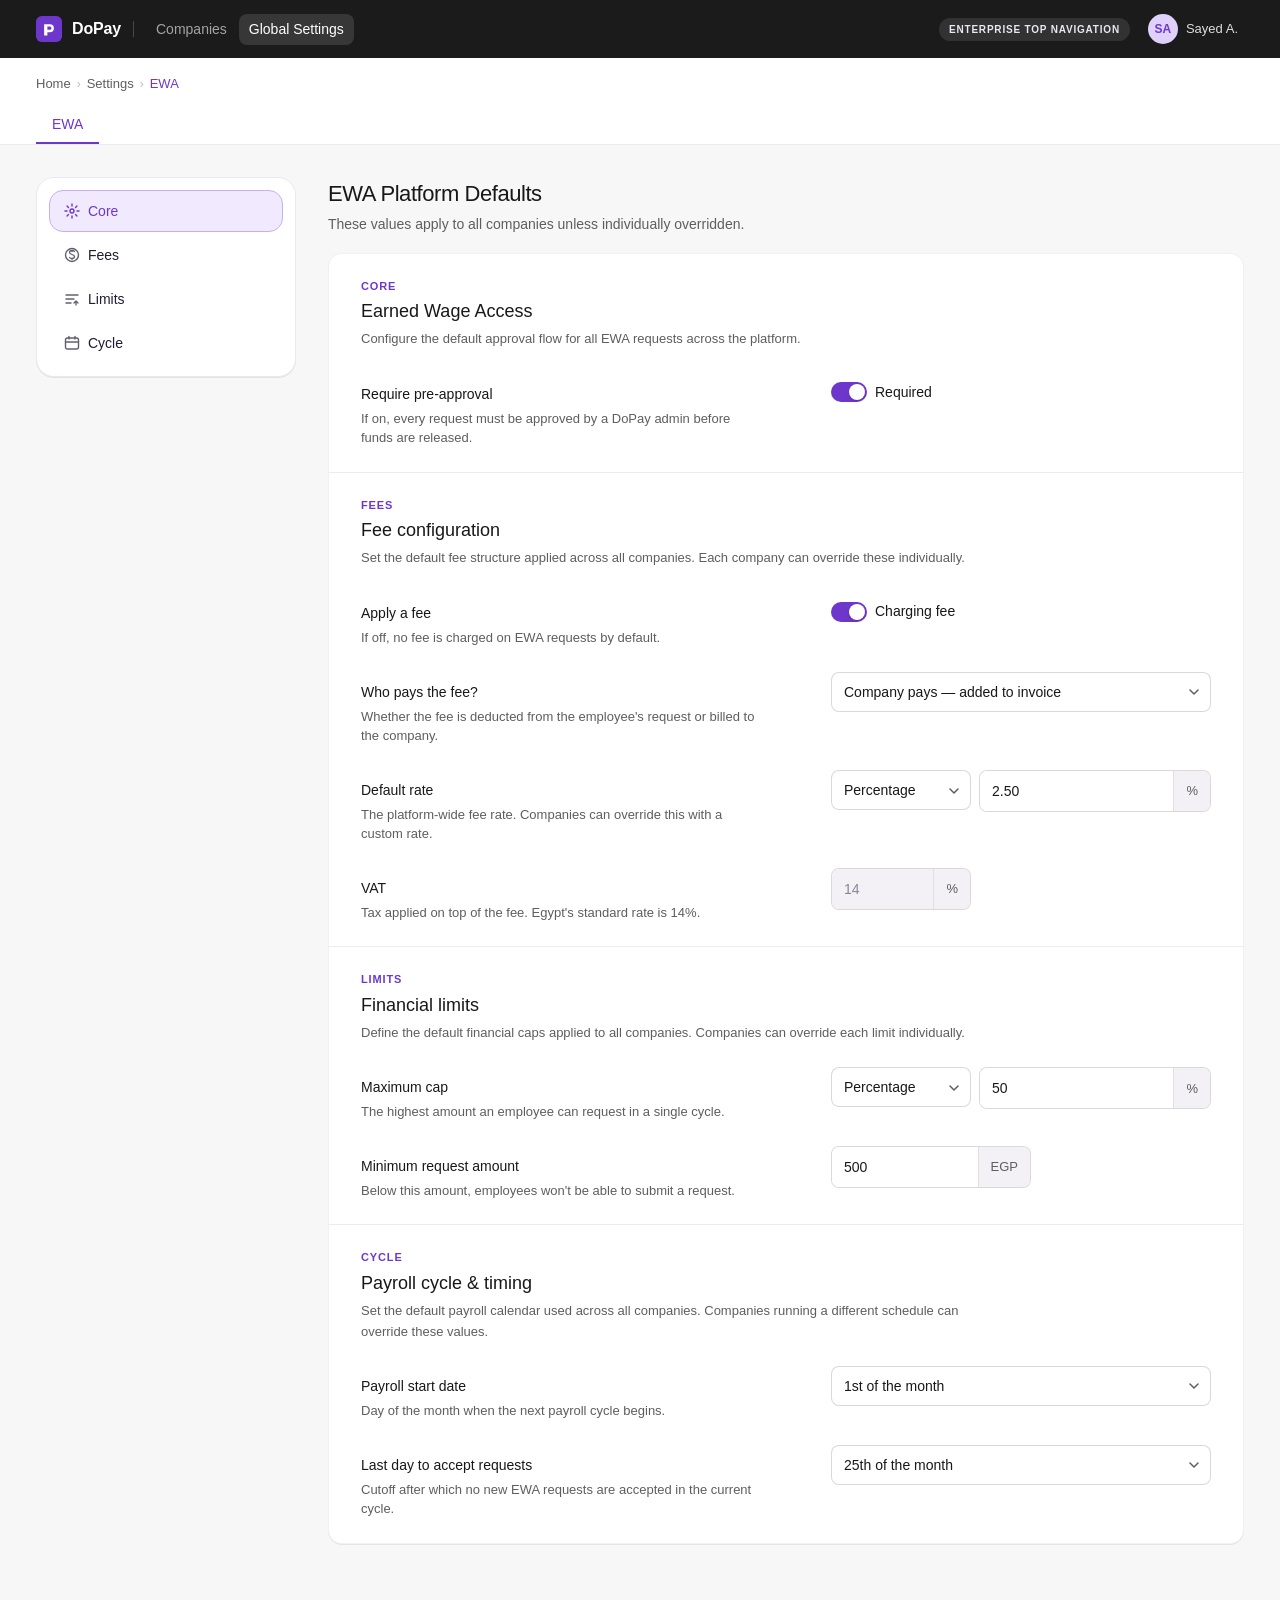
<file: settings/ewa.html>
<!DOCTYPE html>
<html lang="en">
<head>
  <meta charset="UTF-8">
  <meta name="viewport" content="width=device-width, initial-scale=1.0">
  <title>EWA — Platform Settings — DoPay Enterprise Portal</title>
  <link rel="stylesheet" href="../css/tokens.css">
  <link rel="stylesheet" href="../css/base.css">
  <link rel="stylesheet" href="../css/layout.css">
  <link rel="stylesheet" href="../css/components.css">
  <link rel="stylesheet" href="../css/responsive.css">
  <style>
    /* ── Settings page — component extensions ───────────────
       All values reference CSS tokens from tokens.css.
    ──────────────────────────────────────────────────────── */

    /* Panel heading */
    .v6-panel-heading {
      margin-bottom: var(--space-xl);
    }
    .v6-panel-heading h2 {
      font-size: 22px;
      font-weight: 500;
      color: var(--color-ink);
      letter-spacing: -0.02em;
      margin-bottom: var(--space-xs);
    }
    .v6-panel-heading p {
      font-size: 14px;
      color: var(--color-muted-text);
    }

    /* Inline toggle + label */
    .v6-toggle-row {
      display: flex;
      align-items: center;
      gap: var(--space-sm);
      padding-top: 8px;
    }
    .v6-toggle-row__text {
      font-size: 14px;
      font-weight: 500;
      color: var(--color-ink);
    }

    /* Input + suffix */
    .ewa-suffix-wrap {
      display: flex;
      align-items: stretch;
      border: 1px solid var(--color-input-border);
      border-radius: var(--radius-input);
      overflow: hidden;
      background: var(--color-surface);
      transition: var(--transition-standard);
    }
    .ewa-suffix-wrap:focus-within {
      border-color: var(--color-primary);
      box-shadow: var(--shadow-focus);
    }
    .ewa-suffix-wrap .ewa-input {
      border: none;
      border-radius: 0;
      box-shadow: none !important;
      flex: 1;
      min-width: 0;
    }
    .ewa-suffix-wrap .ewa-input:focus {
      box-shadow: none !important;
    }
    .ewa-input-suffix {
      display: flex;
      align-items: center;
      padding: 0 12px;
      font-size: 13px;
      font-weight: 500;
      color: var(--color-muted-text);
      background: var(--color-subtle-bg);
      border-left: 1px solid var(--color-divider);
      white-space: nowrap;
      flex-shrink: 0;
      user-select: none;
    }

    /* Hybrid rate pair: mode select + suffixed input */
    .v6-rate-pair {
      display: flex;
      gap: var(--space-sm);
      align-items: stretch;
    }
    .v6-rate-pair .ewa-select-wrap {
      flex: 0 0 140px;
    }
    .v6-rate-pair .ewa-suffix-wrap {
      flex: 1;
    }

    /* Disabled field feedback */
    [data-v6-fee-dep][data-disabled="true"] {
      opacity: 0.45;
      pointer-events: none;
    }

    /* Offset scroll targets below the two sticky headers
       bo-topbar (~52px) + bo-header (~90px) + 16px breathing room */
    .ewa-section[id] {
      scroll-margin-top: 158px;
    }

    /* Extra bottom space so the last section can also reach
       the 158px target — without this, Cycle hits page-end early */
    .bo-main {
      padding-bottom: calc(var(--space-page-bottom) + 320px);
    }

    /* Info notice */
    .v6-info-notice {
      display: flex;
      align-items: flex-start;
      gap: var(--space-sm);
      padding: var(--space-md) var(--space-lg);
      background: var(--color-primary-light);
      border: 1px solid var(--color-primary-border);
      border-radius: var(--radius-button);
      font-size: 13px;
      color: var(--color-deep-purple);
      line-height: 1.5;
      margin-bottom: var(--space-xl);
    }
    .v6-info-notice svg {
      flex-shrink: 0;
      margin-top: 1px;
      color: var(--color-primary);
    }
  </style>
</head>
<body>

<div class="bo-shell">

  <!-- ══ TOPBAR ════════════════════════════════════════════ -->
  <header class="bo-topbar" role="banner">
    <div class="bo-topbar__brand">
      <a href="../index.html" style="display:flex;align-items:center;gap:10px;text-decoration:none;">
        <svg width="26" height="26" viewBox="0 0 32 32" fill="none" aria-hidden="true">
          <rect width="32" height="32" rx="7" fill="#6e37cc"/>
          <path d="M10 10h7a5 5 0 0 1 0 10h-3v4h-4V10zm4 3v4h3a2 2 0 1 0 0-4h-3z" fill="#ffffff"/>
        </svg>
        <span class="bo-topbar__logo-text">DoPay</span>
      </a>
      <span class="bo-topbar__sep" aria-hidden="true"></span>
      <nav class="bo-topbar__nav" aria-label="Main navigation">
        <a href="../companies.html" class="bo-topbar__nav-link">Companies</a>
        <a href="ewa.html" class="bo-topbar__nav-link is-active">Global Settings</a>
      </nav>
    </div>
    <div class="bo-topbar__right">
      <span class="bo-topbar__env-pill">Enterprise top navigation</span>
      <div class="bo-topbar__user" role="button" tabindex="0" aria-label="User menu">
        <div class="bo-topbar__avatar" aria-hidden="true">SA</div>
        <span class="bo-topbar__username">Sayed A.</span>
      </div>
    </div>
  </header>

  <!-- ══ SUB-HEADER ════════════════════════════════════════ -->
  <div class="bo-header">
    <div class="bo-header__inner">
      <div class="bo-header__top">
        <nav class="bo-breadcrumb" aria-label="Breadcrumb">
          <a href="../index.html" class="bo-breadcrumb__item">Home</a>
          <span class="bo-breadcrumb__sep" aria-hidden="true">›</span>
          <span class="bo-breadcrumb__item">Settings</span>
          <span class="bo-breadcrumb__sep" aria-hidden="true">›</span>
          <span class="bo-breadcrumb__item bo-breadcrumb__item--active" aria-current="page">EWA</span>
        </nav>
      </div>
      <nav class="bo-tabs scroll-hidden" aria-label="Settings sections">
        <a href="ewa.html" class="bo-tab is-active">EWA</a>
      </nav>
    </div>
  </div>

  <!-- ══ MAIN ══════════════════════════════════════════════ -->
  <main class="bo-main">
    <div class="ewa-split-layout">

      <!-- ── Sidebar nav (section shortcuts) ───────────── -->
      <nav class="ewa-split-nav" aria-label="EWA settings sections">

        <button class="ewa-split-nav__btn is-active" type="button" data-v6-section="core" aria-selected="true">
          <svg class="ewa-split-nav__icon" viewBox="0 0 16 16" fill="none" aria-hidden="true">
            <circle cx="8" cy="8" r="2" stroke="currentColor" stroke-width="1.4"/>
            <path d="M8 1v2M8 13v2M1 8h2M13 8h2M3.05 3.05l1.41 1.41M11.54 11.54l1.41 1.41M3.05 12.95l1.41-1.41M11.54 4.46l1.41-1.41" stroke="currentColor" stroke-width="1.4" stroke-linecap="round"/>
          </svg>
          Core
        </button>

        <button class="ewa-split-nav__btn" type="button" data-v6-section="fees" aria-selected="false">
          <svg class="ewa-split-nav__icon" viewBox="0 0 16 16" fill="none" aria-hidden="true">
            <circle cx="8" cy="8" r="6.5" stroke="currentColor" stroke-width="1.4"/>
            <path d="M5.5 10.5c.4.6 1.2 1 2.5 1s2.5-.7 2.5-2c0-2.5-5-1.5-5-4 0-1.3 1-2 2.5-2s2.1.4 2.5 1M8 3.5v1M8 11.5v1" stroke="currentColor" stroke-width="1.3" stroke-linecap="round"/>
          </svg>
          Fees
        </button>

        <button class="ewa-split-nav__btn" type="button" data-v6-section="limits" aria-selected="false">
          <svg class="ewa-split-nav__icon" viewBox="0 0 16 16" fill="none" aria-hidden="true">
            <path d="M2 4h12M2 8h8M2 12h5" stroke="currentColor" stroke-width="1.4" stroke-linecap="round"/>
            <path d="M12 10v4M10 12l2-2 2 2" stroke="currentColor" stroke-width="1.3" stroke-linecap="round" stroke-linejoin="round"/>
          </svg>
          Limits
        </button>

        <button class="ewa-split-nav__btn" type="button" data-v6-section="cycle" aria-selected="false">
          <svg class="ewa-split-nav__icon" viewBox="0 0 16 16" fill="none" aria-hidden="true">
            <rect x="1.5" y="3" width="13" height="11" rx="2" stroke="currentColor" stroke-width="1.4"/>
            <path d="M5 1.5V4M11 1.5V4M1.5 7h13" stroke="currentColor" stroke-width="1.4" stroke-linecap="round"/>
          </svg>
          Cycle
        </button>

      </nav>

      <!-- ── Right: settings panel ──────────────────────── -->
      <div>

        <!-- Unsaved changes bar -->
        <div class="ewa-unsaved-bar" data-v6-unsaved hidden>
          <svg width="14" height="14" viewBox="0 0 16 16" fill="none" aria-hidden="true">
            <circle cx="8" cy="8" r="6" stroke="currentColor" stroke-width="1.5"/>
            <path d="M8 5v3.5M8 11v.5" stroke="currentColor" stroke-width="1.5" stroke-linecap="round"/>
          </svg>
          You have unsaved changes
        </div>

        <!-- Heading -->
        <div class="v6-panel-heading">
          <h2>EWA Platform Defaults</h2>
          <p>These values apply to all companies unless individually overridden.</p>
        </div>

        <!-- Settings card -->
        <div class="ewa-card">

          <!-- ── Core ─────────────────────────────────────── -->
          <div class="ewa-section" id="core">
            <p class="ewa-section__label">Core</p>
            <h3 class="ewa-section__title">Earned Wage Access</h3>
            <p class="ewa-section__desc">Configure the default approval flow for all EWA requests across the platform.</p>

            <div class="ewa-field">
              <div class="ewa-field__label-group">
                <p class="ewa-field__label">Require pre-approval</p>
                <p class="ewa-field__help">If on, every request must be approved by a DoPay admin before funds are released.</p>
              </div>
              <div class="v6-toggle-row">
                <label class="ewa-toggle is-on" aria-label="Require pre-approval">
                  <input class="ewa-toggle__input" type="checkbox" data-v6-ctrl="preapproval" checked>
                  <span class="ewa-toggle__track"></span>
                </label>
                <span class="v6-toggle-row__text" data-v6-state="preapproval">Required</span>
              </div>
            </div>
          </div>

          <!-- ── Fees ──────────────────────────────────────── -->
          <div class="ewa-section" id="fees">
            <p class="ewa-section__label">Fees</p>
            <h3 class="ewa-section__title">Fee configuration</h3>
            <p class="ewa-section__desc">Set the default fee structure applied across all companies. Each company can override these individually.</p>

            <!-- Apply a fee -->
            <div class="ewa-field">
              <div class="ewa-field__label-group">
                <p class="ewa-field__label">Apply a fee</p>
                <p class="ewa-field__help">If off, no fee is charged on EWA requests by default.</p>
              </div>
              <div class="v6-toggle-row">
                <label class="ewa-toggle is-on" aria-label="Apply a fee">
                  <input class="ewa-toggle__input" type="checkbox" data-v6-ctrl="feeEnabled" checked>
                  <span class="ewa-toggle__track"></span>
                </label>
                <span class="v6-toggle-row__text" data-v6-state="feeEnabled">Charging fee</span>
              </div>
            </div>

            <!-- Who pays -->
            <div class="ewa-field" data-v6-fee-dep data-disabled="false">
              <div class="ewa-field__label-group">
                <p class="ewa-field__label">Who pays the fee?</p>
                <p class="ewa-field__help">Whether the fee is deducted from the employee's request or billed to the company.</p>
              </div>
              <div class="ewa-select-wrap">
                <select class="ewa-select" data-v6-field="feeMode">
                  <option value="company">Company pays — added to invoice</option>
                  <option value="employee">Employee pays — deducted from request</option>
                </select>
              </div>
            </div>

            <!-- Default rate (direct input — this IS the default) -->
            <div class="ewa-field" data-v6-fee-dep data-disabled="false">
              <div class="ewa-field__label-group">
                <p class="ewa-field__label">Default rate</p>
                <p class="ewa-field__help">The platform-wide fee rate. Companies can override this with a custom rate.</p>
              </div>
              <div class="v6-rate-pair">
                <div class="ewa-select-wrap">
                  <select class="ewa-select" data-v6-rate-mode>
                    <option value="percent">Percentage</option>
                    <option value="fixed">Fixed amount</option>
                  </select>
                </div>
                <div class="ewa-suffix-wrap">
                  <input class="ewa-input" type="number" step="0.01" min="0" max="100" value="2.50" data-v6-field="customRate">
                  <span class="ewa-input-suffix" data-v6-rate-suffix>%</span>
                </div>
              </div>
            </div>

            <!-- VAT -->
            <div class="ewa-field" data-v6-fee-dep data-disabled="false">
              <div class="ewa-field__label-group">
                <p class="ewa-field__label">VAT</p>
                <p class="ewa-field__help">Tax applied on top of the fee. Egypt's standard rate is 14%.</p>
              </div>
              <div class="ewa-suffix-wrap" style="max-width:140px;">
                <input class="ewa-input" type="number" step="1" min="0" max="100" value="14" data-v6-field="vat" readonly>
                <span class="ewa-input-suffix">%</span>
              </div>
            </div>
          </div>

          <!-- ── Limits ─────────────────────────────────────── -->
          <div class="ewa-section" id="limits">
            <p class="ewa-section__label">Limits</p>
            <h3 class="ewa-section__title">Financial limits</h3>
            <p class="ewa-section__desc">Define the default financial caps applied to all companies. Companies can override each limit individually.</p>

            <!-- Maximum cap -->
            <div class="ewa-field">
              <div class="ewa-field__label-group">
                <p class="ewa-field__label">Maximum cap</p>
                <p class="ewa-field__help">The highest amount an employee can request in a single cycle.</p>
              </div>
              <div class="v6-rate-pair">
                <div class="ewa-select-wrap">
                  <select class="ewa-select" data-v6-cap-mode>
                    <option value="percent">Percentage</option>
                    <option value="fixed">Fixed amount</option>
                  </select>
                </div>
                <div class="ewa-suffix-wrap">
                  <input class="ewa-input" type="number" step="1" min="0" max="100" value="50" data-v6-field="maxCap">
                  <span class="ewa-input-suffix" data-v6-cap-suffix>%</span>
                </div>
              </div>
            </div>

            <!-- Minimum request -->
            <div class="ewa-field">
              <div class="ewa-field__label-group">
                <p class="ewa-field__label">Minimum request amount</p>
                <p class="ewa-field__help">Below this amount, employees won't be able to submit a request.</p>
              </div>
              <div class="ewa-suffix-wrap" style="max-width:200px;">
                <input class="ewa-input" type="number" step="50" min="0" value="500" data-v6-field="minRequest">
                <span class="ewa-input-suffix">EGP</span>
              </div>
            </div>
          </div>

          <!-- ── Cycle ──────────────────────────────────────── -->
          <div class="ewa-section" id="cycle">
            <p class="ewa-section__label">Cycle</p>
            <h3 class="ewa-section__title">Payroll cycle &amp; timing</h3>
            <p class="ewa-section__desc">Set the default payroll calendar used across all companies. Companies running a different schedule can override these values.</p>

            <!-- Payroll start date -->
            <div class="ewa-field">
              <div class="ewa-field__label-group">
                <p class="ewa-field__label">Payroll start date</p>
                <p class="ewa-field__help">Day of the month when the next payroll cycle begins.</p>
              </div>
              <div class="ewa-select-wrap">
                <select class="ewa-select" data-v6-field="payrollStart"></select>
              </div>
            </div>

            <!-- Last day to accept requests -->
            <div class="ewa-field">
              <div class="ewa-field__label-group">
                <p class="ewa-field__label">Last day to accept requests</p>
                <p class="ewa-field__help">Cutoff after which no new EWA requests are accepted in the current cycle.</p>
              </div>
              <div class="ewa-select-wrap">
                <select class="ewa-select" data-v6-field="lastDay"></select>
              </div>
            </div>
          </div>

        </div><!-- /ewa-card -->

        <!-- Action row -->
        <div class="ewa-action-row" data-v6-actions hidden>
          <button class="btn btn-ghost" type="button" data-v6-discard>Discard changes</button>
          <button class="btn btn-primary" type="button" data-v6-save>Save settings</button>
        </div>

      </div><!-- /right -->
    </div><!-- /ewa-split-layout -->
  </main>

</div><!-- /bo-shell -->


<script src="../js/toggle.js"></script>
<script>
(function () {
  'use strict';

  /* ── Helpers ──────────────────────────────────────────── */

  function qs(sel, ctx)  { return (ctx || document).querySelector(sel); }
  function qsa(sel, ctx) { return Array.from((ctx || document).querySelectorAll(sel)); }

  function dayLabel(n) {
    n = Number(n);
    var s = ['th', 'st', 'nd', 'rd'];
    var v = n % 100;
    return n + (s[(v - 20) % 10] || s[v] || s[0]) + ' of the month';
  }

  function populateDaySelect(sel, defaultVal) {
    sel.innerHTML = Array.from({ length: 31 }, function (_, i) {
      var d = i + 1;
      return '<option value="' + d + '">' + dayLabel(d) + '</option>';
    }).join('');
    sel.value = String(defaultVal);
  }

  /* ── Section nav ──────────────────────────────────────── */

  var sectionBtns = qsa('[data-v6-section]');

  sectionBtns.forEach(function (btn) {
    btn.addEventListener('click', function () {
      sectionBtns.forEach(function (b) {
        b.classList.remove('is-active');
        b.setAttribute('aria-selected', 'false');
      });
      btn.classList.add('is-active');
      btn.setAttribute('aria-selected', 'true');
      var target = document.getElementById(btn.dataset.v6Section);
      if (target) target.scrollIntoView({ behavior: 'smooth', block: 'start' });
    });
  });

  /* ── Toggle helpers ───────────────────────────────────── */

  function syncToggleWrapper(checkbox) {
    var wrapper = checkbox.closest('.ewa-toggle');
    if (wrapper) wrapper.classList.toggle('is-on', checkbox.checked);
  }

  /* ── Setting toggles ─────────────────────────────────── */

  var preapprovalCb    = qs('[data-v6-ctrl="preapproval"]');
  var feeEnabledCb     = qs('[data-v6-ctrl="feeEnabled"]');
  var preapprovalState = qs('[data-v6-state="preapproval"]');
  var feeEnabledState  = qs('[data-v6-state="feeEnabled"]');
  var feeDeps          = qsa('[data-v6-fee-dep]');

  function syncPreapproval() {
    syncToggleWrapper(preapprovalCb);
    preapprovalState.textContent = preapprovalCb.checked ? 'Required' : 'Not required';
    syncDirty();
  }

  function syncFeeEnabled() {
    syncToggleWrapper(feeEnabledCb);
    feeEnabledState.textContent = feeEnabledCb.checked ? 'Charging fee' : 'No fee';
    var disabled = !feeEnabledCb.checked;
    feeDeps.forEach(function (el) { el.dataset.disabled = disabled ? 'true' : 'false'; });
    syncDirty();
  }

  preapprovalCb.addEventListener('change', syncPreapproval);
  feeEnabledCb.addEventListener('change', syncFeeEnabled);

  /* ── Hybrid rate mode (default rate) ─────────────────── */

  var rateModeSelect = qs('[data-v6-rate-mode]');

  function syncRateSuffix() {
    if (!rateModeSelect) return;
    var suffix    = qs('[data-v6-rate-suffix]');
    var rateField = qs('[data-v6-field="customRate"]');
    if (suffix) suffix.textContent = rateModeSelect.value === 'fixed' ? 'EGP' : '%';
    if (rateField) {
      if (rateModeSelect.value === 'fixed') {
        rateField.setAttribute('step', '0.01');
        rateField.removeAttribute('max');
      } else {
        rateField.setAttribute('step', '0.01');
        rateField.setAttribute('max', '100');
      }
    }
  }

  if (rateModeSelect) {
    rateModeSelect.addEventListener('change', function () { syncRateSuffix(); syncDirty(); });
  }

  /* ── Hybrid cap mode (maximum cap) ───────────────────── */

  var capModeSelect = qs('[data-v6-cap-mode]');

  function syncCapSuffix() {
    if (!capModeSelect) return;
    var suffix   = qs('[data-v6-cap-suffix]');
    var capField = qs('[data-v6-field="maxCap"]');
    if (suffix) suffix.textContent = capModeSelect.value === 'fixed' ? 'EGP' : '%';
    if (capField) {
      if (capModeSelect.value === 'fixed') {
        capField.setAttribute('step', '100');
        capField.removeAttribute('max');
      } else {
        capField.setAttribute('step', '1');
        capField.setAttribute('max', '100');
      }
    }
  }

  if (capModeSelect) {
    capModeSelect.addEventListener('change', function () { syncCapSuffix(); syncDirty(); });
  }

  /* ── Dirty state tracking ─────────────────────────────── */

  var unsavedBar   = qs('[data-v6-unsaved]');
  var actionsRow   = qs('[data-v6-actions]');
  var committedState = null;

  function currentState() {
    return {
      preapproval:  preapprovalCb.checked,
      feeEnabled:   feeEnabledCb.checked,
      feeMode:      qs('[data-v6-field="feeMode"]').value,
      customRate:   qs('[data-v6-field="customRate"]').value,
      rateMode:     rateModeSelect ? rateModeSelect.value : 'percent',
      capMode:      capModeSelect  ? capModeSelect.value  : 'percent',
      vat:          qs('[data-v6-field="vat"]').value,
      maxCap:       qs('[data-v6-field="maxCap"]').value,
      minRequest:   qs('[data-v6-field="minRequest"]').value,
      payrollStart: qs('[data-v6-field="payrollStart"]').value,
      lastDay:      qs('[data-v6-field="lastDay"]').value,
    };
  }

  function syncDirty() {
    if (!committedState) return;
    var dirty = JSON.stringify(currentState()) !== JSON.stringify(committedState);
    unsavedBar.hidden = !dirty;
    actionsRow.hidden = !dirty;
  }

  function commitState() {
    committedState = JSON.parse(JSON.stringify(currentState()));
    unsavedBar.hidden = true;
    actionsRow.hidden = true;
  }

  /* ── Track all field changes ──────────────────────────── */

  qsa('[data-v6-field]').forEach(function (field) {
    field.addEventListener('input',  syncDirty);
    field.addEventListener('change', syncDirty);
  });

  /* ── Save ─────────────────────────────────────────────── */

  qs('[data-v6-save]').addEventListener('click', commitState);

  /* ── Discard ──────────────────────────────────────────── */

  qs('[data-v6-discard]').addEventListener('click', function () {
    if (!committedState) return;
    preapprovalCb.checked = committedState.preapproval;
    feeEnabledCb.checked  = committedState.feeEnabled;
    qs('[data-v6-field="feeMode"]').value      = committedState.feeMode;
    qs('[data-v6-field="customRate"]').value   = committedState.customRate;
    qs('[data-v6-field="vat"]').value          = committedState.vat;
    qs('[data-v6-field="maxCap"]').value       = committedState.maxCap;
    qs('[data-v6-field="minRequest"]').value   = committedState.minRequest;
    qs('[data-v6-field="payrollStart"]').value = committedState.payrollStart;
    qs('[data-v6-field="lastDay"]').value      = committedState.lastDay;
    if (rateModeSelect) rateModeSelect.value = committedState.rateMode;
    if (capModeSelect)  capModeSelect.value  = committedState.capMode;
    syncRateSuffix();
    syncCapSuffix();
    syncPreapproval();
    syncFeeEnabled();
    unsavedBar.hidden = true;
    actionsRow.hidden = true;
  });

  /* ── Init ─────────────────────────────────────────────── */

  populateDaySelect(qs('[data-v6-field="payrollStart"]'), 1);
  populateDaySelect(qs('[data-v6-field="lastDay"]'), 25);
  syncRateSuffix();
  syncCapSuffix();
  commitState();

}());
</script>
</body>
</html>
</file>
<file: css/tokens.css>
/* ============================================================
   DoPay Enterprise Portal — Design Tokens
   Single source of truth. All values from design.md.
   ============================================================ */

:root {

  /* ── Brand Purple ─────────────────────────────────────── */
  --color-primary:          #6e37cc;
  --color-primary-hover:    #5f2fc0;
  --color-primary-hover-alt:#5d2eb2;
  --color-primary-light:    #f1eafe;
  --color-primary-muted:    #e0d1fa;
  --color-primary-border:   #d7c6f5;
  --color-primary-border-alt:#c7b0ee;
  --color-deep-purple:      #3d0f8a;
  --color-nav-active:       #201d34;

  /* ── Teal / Success ───────────────────────────────────── */
  --color-teal-bg:          #cce6e5;
  --color-teal-text:        #004d4a;
  --color-teal-active:      #00807c;

  /* ── Neutrals ─────────────────────────────────────────── */
  --color-ink:              #181818;
  --color-dark-shell:       #1b1b1b;
  --color-body-bg:          #f8f7f8;
  --color-surface:          #ffffff;
  --color-subtle-bg:        #f3f1f6;
  --color-toolbar-bg:       #efecf2;
  --color-toolbar-bg-alt:   #f1eff1;
  --color-muted-text:       #5f5e5f;
  --color-placeholder:      #b9b3c2;
  --color-muted-light:      #726a86;
  --color-disabled:         #8c839b;
  --color-divider:          rgba(24, 24, 24, 0.08);
  --color-card-border:      rgba(24, 24, 24, 0.06);
  --color-input-border:     rgba(24, 24, 24, 0.16);
  --color-input-border-hover: rgba(24, 24, 24, 0.26);
  --color-toggle-off:       #bebcbe;
  --color-badge-bg:         #edebed;

  /* ── Semantic ─────────────────────────────────────────── */
  --color-error:            #d44e2c;

  /* ── Landing ──────────────────────────────────────────── */
  --gradient-landing:       linear-gradient(180deg, #f8f7f8 0%, #f2eef6 100%);
  --color-eyebrow-bg:       #ede6fa;

  /* ── Spacing (base-4 / base-8 rhythm) ────────────────── */
  --space-xs:               4px;
  --space-sm:               8px;
  --space-md:               12px;
  --space-lg:               16px;
  --space-xl:               18px;
  --space-2xl:              24px;
  --space-3xl:              32px;
  --space-4xl:              36px;
  --space-page-bottom:      96px;

  /* ── Border Radius ────────────────────────────────────── */
  --radius-landing-card:    20px;
  --radius-split-nav:       18px;
  --radius-version-menu:    16px;
  --radius-card:            14px;
  --radius-modal:           14px;
  --radius-split-nav-btn:   14px;
  --radius-inline-nav:      12px;
  --radius-landing-cta:     12px;
  --radius-search:          10px;
  --radius-table-action:    10px;
  --radius-inline-nav-btn:  10px;
  --radius-button:          8px;
  --radius-input:           8px;
  --radius-pill-group:      10px;
  --radius-pill-group-btn:  8px;
  --radius-pill:            999px;

  /* ── Shadows / Elevation ──────────────────────────────── */
  --shadow-card:            0 1px 0 rgba(0, 0, 0, 0.08);
  --shadow-dropdown:        0 12px 32px rgba(25, 24, 38, 0.1);
  --shadow-version:         0 10px 24px rgba(25, 24, 38, 0.12);
  --shadow-modal:           0 24px 60px rgba(32, 29, 52, 0.18);
  --shadow-landing-card:    0 20px 60px rgba(31, 26, 43, 0.08);
  --shadow-focus:           0 0 0 3px rgba(110, 55, 204, 0.18);
  --shadow-toggle-hover:    0 0 0 4px rgba(110, 55, 204, 0.08);
  --shadow-pill-active:     0 1px 0 rgba(0, 0, 0, 0.09);

  /* ── Typography ───────────────────────────────────────── */
  --font-family: "Euclid Circular A", -apple-system, BlinkMacSystemFont, "Segoe UI", sans-serif;

  /* ── Transitions ──────────────────────────────────────── */
  --transition-standard:    background-color 0.16s ease, border-color 0.16s ease,
                            color 0.16s ease, box-shadow 0.16s ease, opacity 0.16s ease;
  --transition-toggle-knob: transform 0.15s ease;
  --transition-toggle-bg:   background-color 0.18s ease, box-shadow 0.18s ease, opacity 0.18s ease;
  --transition-cta:         background 0.2s ease, transform 0.2s ease;
}
</file>
<file: css/base.css>
/* ============================================================
   DoPay Enterprise Portal — Base Styles
   Reset, body defaults, typography scale
   ============================================================ */

/* ── Reset ────────────────────────────────────────────────── */
*, *::before, *::after {
  box-sizing: border-box;
  margin: 0;
  padding: 0;
}

[hidden] { display: none !important; }

html {
  font-size: 16px;
  -webkit-font-smoothing: antialiased;
  -moz-osx-font-smoothing: grayscale;
  text-rendering: optimizeLegibility;
}

body {
  font-family: var(--font-family);
  background: var(--color-body-bg);
  color: var(--color-ink);
  line-height: 1.5;
  min-height: 100vh;
}

ul, ol {
  list-style: none;
}

img, svg {
  display: block;
  max-width: 100%;
}

a {
  color: var(--color-primary);
  text-decoration: none;
  transition: var(--transition-standard);
}

a:hover {
  color: var(--color-primary-hover);
}

button {
  font-family: var(--font-family);
  cursor: pointer;
  border: none;
  background: none;
  line-height: 1;
}

input,
select,
textarea {
  font-family: var(--font-family);
  font-size: 14px;
  color: var(--color-ink);
}

/* ── Typography Scale ─────────────────────────────────────── */

.text-hero {
  font-size: clamp(34px, 5vw, 48px);
  font-weight: 400;
  color: var(--color-ink);
  letter-spacing: -0.04em;
  line-height: 1.1;
}

.text-page-title {
  font-size: 38px;
  font-weight: 400;
  color: var(--color-ink);
  letter-spacing: -0.02em;
}

.text-section-title {
  font-size: 18px;
  font-weight: 500;
  color: var(--color-ink);
}

.text-card-heading {
  font-size: 20px;
  font-weight: 500;
  color: var(--color-ink);
}

.text-modal-title {
  font-size: 18px;
  font-weight: 600;
  color: var(--color-ink);
}

.text-body {
  font-size: 14px;
  font-weight: 500;
  color: var(--color-ink);
}

.text-help {
  font-size: 13px;
  font-weight: 400;
  color: var(--color-muted-text);
}

.text-small {
  font-size: 12px;
  font-weight: 400;
  color: var(--color-muted-text);
}

.text-meta {
  font-size: 13px;
  font-weight: 500;
  color: var(--color-muted-text);
}

.text-eyebrow {
  font-size: 11px;
  font-weight: 700;
  color: var(--color-primary);
  text-transform: uppercase;
  letter-spacing: 0.08em;
}

.text-table-header {
  font-size: 11px;
  font-weight: 700;
  color: var(--color-muted-text);
  text-transform: uppercase;
  letter-spacing: 0.04em;
}

/* ── Utility ──────────────────────────────────────────────── */

.num {
  font-variant-numeric: tabular-nums;
}

.scroll-hidden {
  -ms-overflow-style: none;
  scrollbar-width: none;
}
.scroll-hidden::-webkit-scrollbar {
  display: none;
}

.sr-only {
  position: absolute;
  width: 1px;
  height: 1px;
  padding: 0;
  margin: -1px;
  overflow: hidden;
  clip: rect(0, 0, 0, 0);
  white-space: nowrap;
  border: 0;
}
</file>
<file: css/layout.css>
/* ============================================================
   DoPay Enterprise Portal — Layout
   Shell structure, grid systems, page patterns
   ============================================================ */

/* ── Landing Shell ────────────────────────────────────────── */

.landing-body {
  background: var(--gradient-landing);
  min-height: 100vh;
}

.landing-shell {
  min-height: 100vh;
  display: flex;
  align-items: center;
  justify-content: center;
  padding: var(--space-3xl) var(--space-lg);
}

/* ── Back-Office Shell ────────────────────────────────────── */

.bo-shell {
  display: flex;
  flex-direction: column;
  min-height: 100vh;
}

/* Topbar */
.bo-topbar {
  background: var(--color-dark-shell);
  display: flex;
  align-items: center;
  justify-content: space-between;
  padding: 10px var(--space-4xl);
  flex-shrink: 0;
  position: sticky;
  top: 0;
  z-index: 100;
}

/* Sub-header */
.bo-header {
  background: var(--color-surface);
  border-bottom: 1px solid var(--color-divider);
  flex-shrink: 0;
  position: sticky;
  top: 52px;
  z-index: 90;
}

.bo-header__inner {
  max-width: 1280px;
  margin: 0 auto;
  padding: 0 var(--space-4xl);
}

.bo-header__top {
  padding: var(--space-lg) 0 var(--space-md);
  display: flex;
  align-items: center;
  justify-content: space-between;
  gap: var(--space-lg);
}

/* Main content area */
.bo-main {
  flex: 1;
  max-width: 1280px;
  width: 100%;
  margin: 0 auto;
  padding: var(--space-3xl) var(--space-4xl) var(--space-page-bottom);
}

/* ── Split Layout (Settings pages) ───────────────────────── */

.ewa-split-layout {
  display: grid;
  grid-template-columns: 260px minmax(0, 1fr);
  gap: var(--space-3xl);
  align-items: start;
}

/* ── Field Layout (two-column form rows) ──────────────────── */

.ewa-field {
  display: grid;
  grid-template-columns: 1fr 380px;
  gap: var(--space-2xl) var(--space-3xl);
  align-items: start;
}

.ewa-field__label-group {
  padding-top: 10px;
}

.ewa-field__label {
  font-size: 14px;
  font-weight: 500;
  color: var(--color-ink);
  margin-bottom: var(--space-xs);
}

.ewa-field__help {
  font-size: 13px;
  color: var(--color-muted-text);
  line-height: 1.5;
  max-width: 400px;
}

/* ── Two-Column Card Grid ─────────────────────────────────── */

.ewa-v2-grid {
  display: grid;
  grid-template-columns: repeat(2, minmax(0, 1fr));
  gap: var(--space-xl);
}

/* ── Input Pair (side-by-side inputs) ────────────────────── */

.ewa-input-pair {
  display: grid;
  grid-template-columns: 1fr 1fr;
  gap: var(--space-md);
}

/* ── Stats Strip ──────────────────────────────────────────── */

.ewa-stats-strip {
  display: grid;
  grid-template-columns: repeat(auto-fit, minmax(160px, 1fr));
  gap: var(--space-xl);
  margin-bottom: var(--space-2xl);
}

/* ── Unsaved Changes Bar ──────────────────────────────────── */

.ewa-unsaved-bar {
  display: flex;
  align-items: center;
  gap: var(--space-sm);
  padding: var(--space-sm) var(--space-lg);
  background: rgba(212, 78, 44, 0.06);
  border: 1px solid rgba(212, 78, 44, 0.16);
  border-radius: var(--radius-button);
  font-size: 13px;
  color: var(--color-error);
  font-weight: 500;
  margin-bottom: var(--space-xl);
}

/* ── Action Row (save/cancel footer) ─────────────────────── */

.ewa-action-row {
  display: flex;
  align-items: center;
  justify-content: flex-end;
  gap: var(--space-sm);
  padding: var(--space-lg) var(--space-3xl);
  border-top: 1px solid var(--color-divider);
}
</file>
<file: css/components.css>
/* ============================================================
   DoPay Enterprise Portal — Components
   All reusable UI components from design.md §8
   ============================================================ */

/* ── 8.1 Topbar ───────────────────────────────────────────── */

.bo-topbar__brand {
  display: flex;
  align-items: center;
  gap: var(--space-md);
}

.bo-topbar__logo-text {
  font-size: 16px;
  font-weight: 600;
  color: #ffffff;
  letter-spacing: -0.01em;
}

.bo-topbar__sep {
  width: 1px;
  height: 16px;
  background: rgba(255, 255, 255, 0.2);
}

.bo-topbar__org {
  font-size: 14px;
  color: rgba(255, 255, 255, 0.7);
  font-weight: 400;
}

.bo-topbar__right {
  display: flex;
  align-items: center;
  gap: var(--space-md);
}

.bo-topbar__env-pill {
  background: rgba(255, 255, 255, 0.1);
  color: #ebe6f2;
  font-size: 10px;
  font-weight: 700;
  text-transform: uppercase;
  letter-spacing: 0.08em;
  padding: 4px 10px;
  border-radius: var(--radius-pill);
}

.bo-topbar__user {
  display: flex;
  align-items: center;
  gap: var(--space-sm);
  cursor: pointer;
  padding: 4px 6px;
  border-radius: var(--radius-button);
  transition: var(--transition-standard);
}

.bo-topbar__user:hover {
  background: rgba(255, 255, 255, 0.08);
}

.bo-topbar__avatar {
  width: 30px;
  height: 30px;
  border-radius: var(--radius-pill);
  background: var(--color-primary-muted);
  color: var(--color-primary);
  font-size: 12px;
  font-weight: 600;
  display: flex;
  align-items: center;
  justify-content: center;
  flex-shrink: 0;
}

.bo-topbar__username {
  font-size: 13px;
  color: rgba(255, 255, 255, 0.85);
  font-weight: 500;
}

/* ── Topbar center nav (Companies / Settings) ────────────── */

.bo-topbar__nav {
  display: flex;
  align-items: center;
  gap: 2px;
}

.bo-topbar__nav-link {
  font-size: 14px;
  font-weight: 400;
  color: rgba(255, 255, 255, 0.6);
  padding: 5px 10px;
  border-radius: var(--radius-button);
  transition: var(--transition-standard);
  text-decoration: none;
}

.bo-topbar__nav-link:hover {
  color: rgba(255, 255, 255, 0.9);
  background: rgba(255, 255, 255, 0.08);
}

.bo-topbar__nav-link.is-active {
  color: #ffffff;
  background: rgba(255, 255, 255, 0.12);
  font-weight: 500;
}

/* ── 8.2 Header & Breadcrumb ──────────────────────────────── */

.bo-breadcrumb {
  display: flex;
  align-items: center;
  gap: 6px;
  font-size: 13px;
}

.bo-breadcrumb__item {
  color: var(--color-muted-text);
  transition: var(--transition-standard);
}

.bo-breadcrumb__item:hover {
  color: var(--color-primary);
}

.bo-breadcrumb__sep {
  color: var(--color-toggle-off);
  font-size: 12px;
  user-select: none;
}

.bo-breadcrumb__item--active {
  color: var(--color-primary);
  font-weight: 500;
  pointer-events: none;
}

/* ── 8.3 Navigation Tabs (Top-level) ─────────────────────── */

.bo-tabs {
  display: flex;
  align-items: flex-end;
  gap: 0;
  overflow-x: auto;
}
.bo-tabs::-webkit-scrollbar { display: none; }

.bo-tab {
  padding: 11px 16px;
  border-bottom: 2px solid transparent;
  font-size: 14px;
  font-weight: 400;
  color: var(--color-muted-text);
  white-space: nowrap;
  cursor: pointer;
  transition: var(--transition-standard);
  background: none;
  border-top: none;
  border-left: none;
  border-right: none;
  line-height: 1;
}

.bo-tab:hover {
  color: var(--color-ink);
}

.bo-tab.is-active {
  color: var(--color-primary);
  border-bottom-color: var(--color-primary);
  font-weight: 500;
}

.bo-tab:focus-visible {
  outline: 0;
  box-shadow: var(--shadow-focus);
}

/* ── 8.4 Card ─────────────────────────────────────────────── */

.ewa-card {
  background: var(--color-surface);
  border: 1px solid var(--color-card-border);
  border-radius: var(--radius-card);
  box-shadow: var(--shadow-card);
  overflow: hidden;
}

.ewa-card__header {
  padding: var(--space-xl) var(--space-3xl);
  border-bottom: 1px solid var(--color-divider);
  display: flex;
  align-items: center;
  justify-content: space-between;
  gap: var(--space-lg);
}

.ewa-card__title {
  font-size: 16px;
  font-weight: 600;
  color: var(--color-ink);
}

/* ── 8.5 Section (inside card) ───────────────────────────── */

.ewa-section {
  padding: var(--space-2xl) var(--space-3xl);
}

.ewa-section + .ewa-section {
  border-top: 1px solid var(--color-divider);
}

.ewa-section__label {
  color: var(--color-primary);
  font-size: 11px;
  font-weight: 700;
  text-transform: uppercase;
  letter-spacing: 0.08em;
  margin-bottom: var(--space-xs);
}

.ewa-section__title {
  font-size: 18px;
  font-weight: 500;
  color: var(--color-ink);
  margin-bottom: var(--space-xs);
}

.ewa-section__desc {
  font-size: 13px;
  color: var(--color-muted-text);
  max-width: 640px;
  line-height: 1.6;
  margin-bottom: var(--space-2xl);
}

.ewa-field + .ewa-field {
  margin-top: var(--space-2xl);
}

/* ── 8.6 Toggle Switch ────────────────────────────────────── */

.ewa-toggle {
  position: relative;
  width: 36px;
  height: 20px;
  flex-shrink: 0;
}

.ewa-toggle__input {
  opacity: 0;
  width: 0;
  height: 0;
  position: absolute;
}

.ewa-toggle__track {
  position: absolute;
  inset: 0;
  background: var(--color-toggle-off);
  border-radius: var(--radius-pill);
  cursor: pointer;
  transition: var(--transition-toggle-bg);
}

.ewa-toggle__track::after {
  content: '';
  position: absolute;
  top: 2px;
  left: 2px;
  width: 16px;
  height: 16px;
  background: #ffffff;
  border-radius: var(--radius-pill);
  transition: var(--transition-toggle-knob);
  box-shadow: 0 1px 3px rgba(0, 0, 0, 0.2);
}

.ewa-toggle.is-on .ewa-toggle__track {
  background: var(--color-primary);
}

.ewa-toggle.is-on .ewa-toggle__track::after {
  transform: translateX(16px);
}

.ewa-toggle__track:hover {
  box-shadow: var(--shadow-toggle-hover);
}

.ewa-toggle__input:focus-visible ~ .ewa-toggle__track {
  outline: 0;
  box-shadow: var(--shadow-focus);
}

.ewa-toggle.is-disabled .ewa-toggle__track {
  opacity: 0.55;
  cursor: not-allowed;
}

/* ── 8.7 Inputs & Selects ─────────────────────────────────── */

.ewa-input,
.ewa-select {
  display: block;
  width: 100%;
  height: 40px;
  border: 1px solid var(--color-input-border);
  border-radius: var(--radius-input);
  font-size: 14px;
  font-family: var(--font-family);
  color: var(--color-ink);
  background: var(--color-surface);
  padding: 0 var(--space-md);
  transition: var(--transition-standard);
  appearance: none;
  -webkit-appearance: none;
}

.ewa-input::placeholder {
  color: var(--color-placeholder);
}

.ewa-input:hover,
.ewa-select:hover {
  border-color: var(--color-input-border-hover);
}

.ewa-input:focus,
.ewa-select:focus {
  outline: 0;
  border-color: var(--color-primary);
  box-shadow: var(--shadow-focus);
}

.ewa-input:disabled,
.ewa-select:disabled {
  border-color: var(--color-divider);
  background: var(--color-subtle-bg);
  color: var(--color-disabled);
  cursor: not-allowed;
}

.ewa-input[readonly] {
  border-color: var(--color-divider);
  background: var(--color-subtle-bg);
  color: var(--color-disabled);
  cursor: default;
  pointer-events: none;
}

/* Select with custom chevron */
.ewa-select-wrap {
  position: relative;
  width: 100%;
}

.ewa-select-wrap .ewa-select {
  padding-right: 32px;
}

.ewa-select-wrap::after {
  content: '';
  position: absolute;
  right: 12px;
  top: 50%;
  transform: translateY(-50%);
  width: 10px;
  height: 6px;
  background-image: url("data:image/svg+xml,%3Csvg xmlns='http://www.w3.org/2000/svg' width='10' height='6' fill='none'%3E%3Cpath d='M1 1l4 4 4-4' stroke='%235f5e5f' stroke-width='1.5' stroke-linecap='round' stroke-linejoin='round'/%3E%3C/svg%3E");
  background-repeat: no-repeat;
  background-size: contain;
  pointer-events: none;
}

/* Select wrap inside toolbar — don't stretch full width */
.ewa-toolbar .ewa-select-wrap {
  width: auto;
}

/* Small select */
.ewa-select--sm {
  height: 32px;
  padding: 0 28px 0 10px;
  font-size: 13px;
  min-width: 130px;
  width: auto;
}

/* ── 8.8 Buttons ──────────────────────────────────────────── */

.btn {
  display: inline-flex;
  align-items: center;
  justify-content: center;
  gap: var(--space-sm);
  font-family: var(--font-family);
  font-size: 14px;
  font-weight: 500;
  border-radius: var(--radius-button);
  height: 40px;
  padding: 0 var(--space-lg);
  cursor: pointer;
  border: 1px solid transparent;
  white-space: nowrap;
  transition: var(--transition-standard);
  text-decoration: none;
  line-height: 1;
}

.btn:focus-visible {
  outline: 0;
  box-shadow: var(--shadow-focus);
}

/* Primary */
.btn-primary {
  background: var(--color-primary);
  color: #ffffff;
  border-color: var(--color-primary);
}

.btn-primary:hover {
  background: var(--color-primary-hover);
  border-color: var(--color-primary-hover);
  color: #ffffff;
}

.btn-primary:disabled,
.btn-primary.is-disabled {
  background: var(--color-primary-muted);
  border-color: var(--color-primary-muted);
  color: var(--color-deep-purple);
  cursor: not-allowed;
  opacity: 0.7;
}

/* Ghost */
.btn-ghost {
  background: var(--color-surface);
  border-color: var(--color-input-border);
  color: var(--color-ink);
}

.btn-ghost:hover {
  border-color: var(--color-input-border-hover);
  background: var(--color-body-bg);
  color: var(--color-ink);
}

/* Text / link button */
.btn-text {
  height: auto;
  padding: 2px 6px;
  border-radius: 4px;
  font-size: 13px;
  color: var(--color-primary);
  border-color: transparent;
  background: transparent;
}

.btn-text:hover {
  color: var(--color-primary-hover);
  background: rgba(110, 55, 204, 0.08);
}

/* Small button */
.btn-sm {
  height: 32px;
  padding: 0 12px;
  font-size: 13px;
}

/* Landing CTA */
.btn-landing-cta {
  height: 48px;
  border-radius: var(--radius-landing-cta);
  background: var(--color-primary);
  color: #ffffff;
  font-size: 15px;
  font-weight: 700;
  padding: 0 28px;
  border-color: var(--color-primary);
  transition: var(--transition-cta);
  display: inline-flex;
  align-items: center;
  justify-content: center;
  text-decoration: none;
}

.btn-landing-cta:hover {
  background: var(--color-primary-hover-alt);
  border-color: var(--color-primary-hover-alt);
  color: #ffffff;
  transform: translateY(-1px);
}

/* Danger / destructive */
.btn-danger {
  background: var(--color-error);
  color: #ffffff;
  border-color: var(--color-error);
}

.btn-danger:hover {
  background: #bf4426;
  border-color: #bf4426;
  color: #ffffff;
}

/* ── 8.9 Pill Group (Segmented Control) ──────────────────── */

.ewa-pill-group {
  display: inline-flex;
  padding: 4px;
  background: var(--color-toolbar-bg);
  border-radius: var(--radius-pill-group);
  gap: 2px;
}

.ewa-pill-group__btn {
  padding: 7px 18px;
  border-radius: var(--radius-pill-group-btn);
  font-size: 14px;
  font-weight: 400;
  color: var(--color-muted-text);
  cursor: pointer;
  transition: var(--transition-standard);
  background: none;
  border: none;
  white-space: nowrap;
  line-height: 1;
}

.ewa-pill-group__btn:hover {
  color: var(--color-ink);
}

.ewa-pill-group__btn.is-active {
  background: var(--color-surface);
  color: var(--color-ink);
  font-weight: 500;
  box-shadow: var(--shadow-pill-active);
}

.ewa-pill-group__btn:focus-visible {
  outline: 0;
  box-shadow: var(--shadow-focus);
}

/* ── 8.10 Inline Tab Nav ──────────────────────────────────── */

.ewa-inline-nav {
  display: inline-flex;
  padding: 4px;
  border: 1px solid var(--color-divider);
  border-radius: var(--radius-inline-nav);
  background: var(--color-surface);
  gap: 2px;
}

.ewa-inline-nav__btn {
  padding: 10px 14px;
  border-radius: var(--radius-inline-nav-btn);
  font-size: 14px;
  font-weight: 400;
  color: var(--color-muted-text);
  cursor: pointer;
  transition: var(--transition-standard);
  background: none;
  border: none;
  white-space: nowrap;
  line-height: 1;
}

.ewa-inline-nav__btn:hover {
  color: var(--color-ink);
}

.ewa-inline-nav__btn.is-active {
  background: var(--color-primary-light);
  color: var(--color-primary);
  font-weight: 500;
}

.ewa-inline-nav__btn:focus-visible {
  outline: 0;
  box-shadow: var(--shadow-focus);
}

/* ── 8.11 Split (Sidebar) Nav ────────────────────────────── */

.ewa-split-nav {
  position: sticky;
  top: calc(52px + 65px + var(--space-3xl));
  padding: var(--space-md);
  border: 1px solid #ebe6f2;
  border-radius: var(--radius-split-nav);
  background: var(--color-surface);
  box-shadow: var(--shadow-card);
  display: flex;
  flex-direction: column;
  gap: 2px;
}

.ewa-split-nav__label {
  font-size: 10px;
  font-weight: 700;
  color: var(--color-muted-light);
  text-transform: uppercase;
  letter-spacing: 0.08em;
  padding: var(--space-sm) 14px var(--space-xs);
}

.ewa-split-nav__btn {
  display: flex;
  align-items: center;
  gap: var(--space-sm);
  padding: 12px 14px;
  border-radius: var(--radius-split-nav-btn);
  font-size: 14px;
  font-weight: 500;
  color: var(--color-nav-active);
  cursor: pointer;
  transition: var(--transition-standard);
  background: none;
  border: 1px solid transparent;
  text-align: left;
  width: 100%;
  line-height: 1;
}

.ewa-split-nav__btn:hover {
  background: var(--color-body-bg);
}

.ewa-split-nav__btn.is-active {
  border-color: var(--color-primary-border-alt);
  background: var(--color-primary-light);
  color: var(--color-primary);
}

.ewa-split-nav__btn:focus-visible {
  outline: 0;
  box-shadow: var(--shadow-focus);
}

.ewa-split-nav__icon {
  width: 16px;
  height: 16px;
  flex-shrink: 0;
  opacity: 0.7;
}

.ewa-split-nav__btn.is-active .ewa-split-nav__icon {
  opacity: 1;
}

/* ── 8.12 Subtabs ────────────────────────────────────────── */

.ewa-subtabs {
  display: flex;
  align-items: flex-end;
  border-bottom: 1px solid var(--color-divider);
  gap: 0;
  overflow-x: auto;
}
.ewa-subtabs::-webkit-scrollbar { display: none; }

.ewa-subtabs__btn {
  display: inline-flex;
  align-items: center;
  gap: 6px;
  padding: 12px 16px;
  border-bottom: 2px solid transparent;
  font-size: 14px;
  font-weight: 400;
  color: var(--color-muted-text);
  cursor: pointer;
  background: none;
  border-top: none;
  border-left: none;
  border-right: none;
  white-space: nowrap;
  transition: var(--transition-standard);
  line-height: 1;
}

.ewa-subtabs__btn:hover {
  color: var(--color-ink);
}

.ewa-subtabs__btn.is-active {
  color: var(--color-primary);
  border-bottom-color: var(--color-primary);
  font-weight: 500;
}

.ewa-subtabs__btn:focus-visible {
  outline: 0;
  box-shadow: var(--shadow-focus);
}

.ewa-subtabs__count {
  display: inline-flex;
  align-items: center;
  justify-content: center;
  padding: 2px 7px;
  border-radius: var(--radius-pill);
  background: var(--color-badge-bg);
  color: var(--color-muted-text);
  font-size: 11px;
  font-weight: 600;
  line-height: 1;
}

.ewa-subtabs__btn.is-active .ewa-subtabs__count {
  background: var(--color-primary-muted);
  color: var(--color-deep-purple);
}

/* ── 8.13 Table ───────────────────────────────────────────── */

.ewa-table-wrap {
  overflow-x: auto;
}

.ewa-table {
  width: 100%;
  border-collapse: collapse;
}

.ewa-table th {
  padding: var(--space-md) var(--space-lg);
  background: var(--color-body-bg);
  font-size: 11px;
  font-weight: 700;
  text-transform: uppercase;
  letter-spacing: 0.04em;
  color: var(--color-muted-text);
  border-bottom: 1px solid var(--color-divider);
  text-align: left;
  white-space: nowrap;
}

.ewa-table td {
  padding: 14px var(--space-lg);
  font-size: 14px;
  color: var(--color-ink);
  border-bottom: 1px solid var(--color-card-border);
  vertical-align: middle;
}

.ewa-table tbody tr:hover td {
  background: rgba(110, 55, 204, 0.02);
}

.ewa-table tbody tr:last-child td {
  border-bottom: none;
}

/* Name cell with avatar */
.ewa-name-cell {
  display: flex;
  align-items: center;
  gap: var(--space-md);
}

.ewa-avatar {
  width: 32px;
  height: 32px;
  border-radius: var(--radius-pill);
  background: #e3d5f3;
  color: #6f42c1;
  font-size: 13px;
  font-weight: 600;
  display: flex;
  align-items: center;
  justify-content: center;
  flex-shrink: 0;
  text-transform: uppercase;
}

.ewa-name-cell__primary {
  font-size: 14px;
  font-weight: 500;
  color: var(--color-ink);
  line-height: 1.3;
}

.ewa-name-cell__secondary {
  font-size: 12px;
  color: #999999;
  line-height: 1.3;
}

/* Table action button */
.ewa-table-action {
  display: inline-flex;
  align-items: center;
  gap: 4px;
  padding: 5px 10px;
  border-radius: var(--radius-table-action);
  font-size: 12px;
  font-weight: 500;
  color: var(--color-muted-text);
  background: none;
  border: 1px solid var(--color-divider);
  cursor: pointer;
  transition: var(--transition-standard);
}

.ewa-table-action:hover {
  background: var(--color-body-bg);
  border-color: var(--color-input-border);
  color: var(--color-ink);
}

.ewa-table-action:focus-visible {
  outline: 0;
  box-shadow: var(--shadow-focus);
}

/* ── 8.14 Badges & Status Chips ──────────────────────────── */

.badge {
  display: inline-flex;
  align-items: center;
  padding: 3px 9px;
  border-radius: var(--radius-pill);
  font-size: 12px;
  font-weight: 500;
  line-height: 1;
  white-space: nowrap;
}

.badge-teal {
  background: var(--color-teal-bg);
  color: var(--color-teal-text);
}

.badge-purple {
  background: var(--color-primary-muted);
  color: var(--color-deep-purple);
}

.badge-neutral {
  background: var(--color-badge-bg);
  color: var(--color-muted-text);
}

.badge-error {
  background: rgba(212, 78, 44, 0.1);
  color: var(--color-error);
}

/* ── 8.15 Search Bar ──────────────────────────────────────── */

.ewa-search {
  display: inline-flex;
  align-items: center;
  gap: 10px;
  height: 34px;
  padding: 0 var(--space-md);
  border-radius: var(--radius-search);
  background: var(--color-toolbar-bg-alt);
  border: 1px solid transparent;
  transition: var(--transition-standard);
}

.ewa-search:focus-within {
  background: var(--color-surface);
  border-color: var(--color-primary);
  box-shadow: var(--shadow-focus);
}

.ewa-search__icon {
  width: 14px;
  height: 14px;
  flex-shrink: 0;
  color: var(--color-placeholder);
}

.ewa-search__input {
  border: none;
  background: transparent;
  font-size: 14px;
  color: var(--color-ink);
  outline: none;
  width: 200px;
  min-width: 0;
}

.ewa-search__input::placeholder {
  color: var(--color-placeholder);
}

/* ── 8.16 Toolbar ─────────────────────────────────────────── */

.ewa-toolbar {
  display: flex;
  align-items: center;
  justify-content: space-between;
  gap: var(--space-lg);
  padding: var(--space-md) var(--space-lg);
  border-bottom: 1px solid var(--color-card-border);
}

.ewa-toolbar__left,
.ewa-toolbar__right {
  display: flex;
  align-items: center;
  gap: var(--space-sm);
  flex-wrap: wrap;
}

/* ── 8.17 Modal ───────────────────────────────────────────── */

.modal-backdrop {
  position: fixed;
  inset: 0;
  background: rgba(24, 24, 24, 0.24);
  z-index: 200;
  display: flex;
  align-items: center;
  justify-content: center;
  padding: var(--space-lg);
}

.modal {
  width: min(448px, calc(100vw - 32px));
  border-radius: var(--radius-modal);
  overflow: hidden;
  box-shadow: var(--shadow-modal);
  background: var(--color-surface);
}

.modal__header {
  padding: 20px var(--space-2xl) var(--space-md);
  display: flex;
  align-items: flex-start;
  justify-content: space-between;
  gap: var(--space-md);
}

.modal__title {
  font-size: 18px;
  font-weight: 600;
  color: var(--color-ink);
  line-height: 1.3;
}

.modal__close {
  width: 28px;
  height: 28px;
  border-radius: 6px;
  display: flex;
  align-items: center;
  justify-content: center;
  color: var(--color-muted-text);
  cursor: pointer;
  flex-shrink: 0;
  transition: var(--transition-standard);
  background: none;
  border: none;
}

.modal__close:hover {
  background: var(--color-body-bg);
  color: var(--color-ink);
}

.modal__close:focus-visible {
  outline: 0;
  box-shadow: var(--shadow-focus);
}

.modal__body {
  padding: var(--space-sm) var(--space-2xl) var(--space-xl);
  font-size: 14px;
  color: var(--color-muted-text);
  line-height: 1.6;
}

.modal__footer {
  padding: var(--space-lg) var(--space-2xl);
  border-top: 1px solid var(--color-divider);
  display: flex;
  align-items: center;
  justify-content: flex-end;
  gap: var(--space-sm);
}

/* ── 8.18 Pagination ──────────────────────────────────────── */

.ewa-pagination {
  display: flex;
  align-items: center;
  gap: 4px;
}

.ewa-pagination__arrow {
  width: 32px;
  height: 32px;
  display: flex;
  align-items: center;
  justify-content: center;
  border: none;
  background: transparent;
  color: var(--color-muted-text);
  font-size: 20px;
  cursor: pointer;
  border-radius: var(--radius-button);
  transition: var(--transition-standard);
}

.ewa-pagination__arrow:hover {
  background: var(--color-body-bg);
  color: var(--color-ink);
}

.ewa-pagination__arrow:disabled {
  opacity: 0.4;
  cursor: not-allowed;
}

.ewa-pagination__arrow:focus-visible {
  outline: 0;
  box-shadow: var(--shadow-focus);
}

.ewa-pagination__page {
  width: 28px;
  height: 28px;
  border-radius: var(--radius-button);
  display: flex;
  align-items: center;
  justify-content: center;
  font-size: 13px;
  font-weight: 500;
  cursor: pointer;
  border: none;
  background: transparent;
  color: var(--color-muted-text);
  transition: var(--transition-standard);
}

.ewa-pagination__page:hover {
  background: var(--color-body-bg);
  color: var(--color-ink);
}

.ewa-pagination__page.is-active {
  background: var(--color-primary);
  color: #ffffff;
}

.ewa-pagination__page:focus-visible {
  outline: 0;
  box-shadow: var(--shadow-focus);
}

/* ── 8.19 Eyebrow / Label Chip (Landing) ─────────────────── */

.landing-eyebrow {
  display: inline-flex;
  align-items: center;
  background: var(--color-eyebrow-bg);
  color: var(--color-primary);
  padding: 5px 10px;
  border-radius: var(--radius-pill);
  font-size: 12px;
  font-weight: 700;
  letter-spacing: 0.08em;
  text-transform: uppercase;
}

/* ── Landing Card ─────────────────────────────────────────── */

.landing-card {
  background: var(--color-surface);
  border-radius: var(--radius-landing-card);
  box-shadow: var(--shadow-landing-card);
  padding: 48px;
  width: min(560px, 100%);
  border: 1px solid var(--color-card-border);
  display: flex;
  flex-direction: column;
  align-items: flex-start;
  gap: var(--space-lg);
}

.landing-card__eyebrow {
  display: inline-flex;
  align-items: center;
  background: var(--color-eyebrow-bg);
  color: var(--color-primary);
  padding: 5px 10px;
  border-radius: var(--radius-pill);
  font-size: 12px;
  font-weight: 700;
  letter-spacing: 0.08em;
  text-transform: uppercase;
}

.landing-card__logo {
  display: flex;
  align-items: center;
  gap: var(--space-sm);
  margin-bottom: var(--space-xs);
}

.landing-card__logo-text {
  font-size: 22px;
  font-weight: 700;
  color: var(--color-ink);
  letter-spacing: -0.02em;
}

.landing-card__title {
  font-size: clamp(28px, 5vw, 38px);
  font-weight: 400;
  color: var(--color-ink);
  letter-spacing: -0.03em;
  line-height: 1.15;
}

.landing-card__subtitle {
  font-size: 15px;
  color: var(--color-muted-text);
  line-height: 1.6;
  max-width: 420px;
}

.landing-card__divider {
  width: 100%;
  height: 1px;
  background: var(--color-divider);
}

.landing-card__form {
  width: 100%;
  display: flex;
  flex-direction: column;
  gap: var(--space-md);
}

.landing-card__form-group {
  display: flex;
  flex-direction: column;
  gap: var(--space-xs);
}

.landing-card__label {
  font-size: 13px;
  font-weight: 500;
  color: var(--color-ink);
}

.landing-card__actions {
  width: 100%;
  display: flex;
  flex-direction: column;
  gap: var(--space-sm);
  padding-top: var(--space-xs);
}

.landing-card__actions .btn-landing-cta {
  width: 100%;
}

.landing-card__footer-link {
  font-size: 13px;
  color: var(--color-muted-text);
  text-align: center;
}

.landing-card__footer-link a {
  color: var(--color-primary);
  font-weight: 500;
}

/* ── Stat Card ────────────────────────────────────────────── */

.stat-card {
  background: var(--color-surface);
  border: 1px solid var(--color-card-border);
  border-radius: var(--radius-card);
  box-shadow: var(--shadow-card);
  padding: var(--space-xl) var(--space-2xl);
}

.stat-card__label {
  font-size: 12px;
  font-weight: 500;
  color: var(--color-muted-text);
  text-transform: uppercase;
  letter-spacing: 0.04em;
  margin-bottom: var(--space-xs);
}

.stat-card__value {
  font-size: 28px;
  font-weight: 400;
  color: var(--color-ink);
  letter-spacing: -0.02em;
  font-variant-numeric: tabular-nums;
  line-height: 1.2;
}

.stat-card__sub {
  font-size: 12px;
  color: var(--color-muted-text);
  margin-top: 4px;
}

/* ── Table Footer ─────────────────────────────────────────── */

.ewa-table-footer {
  display: flex;
  align-items: center;
  justify-content: space-between;
  padding: var(--space-md) var(--space-lg);
  border-top: 1px solid var(--color-divider);
  gap: var(--space-lg);
}

.ewa-table-footer__count {
  font-size: 13px;
  color: var(--color-muted-text);
}

/* ── Form Label ───────────────────────────────────────────── */

.form-label {
  display: block;
  font-size: 13px;
  font-weight: 500;
  color: var(--color-ink);
  margin-bottom: var(--space-xs);
}

/* ── Divider ──────────────────────────────────────────────── */

.divider {
  height: 1px;
  background: var(--color-divider);
  border: none;
  margin: 0;
}
</file>
<file: css/responsive.css>
/* ============================================================
   DoPay Enterprise Portal — Responsive Breakpoints
   From design.md §11
   ============================================================ */

/* ── ≤ 1100px ─────────────────────────────────────────────── */

@media (max-width: 1100px) {
  .bo-topbar {
    padding: 10px var(--space-2xl);
  }

  .bo-header__inner {
    padding: 0 var(--space-2xl);
  }

  .bo-main {
    padding: var(--space-3xl) var(--space-2xl) var(--space-page-bottom);
  }
}

/* ── ≤ 900px ──────────────────────────────────────────────── */

@media (max-width: 900px) {

  /* Split layout collapses to single column */
  .ewa-split-layout {
    grid-template-columns: 1fr;
  }

  /* Sticky nav becomes static */
  .ewa-split-nav {
    position: static;
    display: flex;
    flex-direction: row;
    flex-wrap: wrap;
    gap: 4px;
  }

  .ewa-split-nav__label {
    width: 100%;
  }

  /* Toolbars stack */
  .ewa-toolbar {
    flex-direction: column;
    align-items: stretch;
  }

  .ewa-toolbar__left,
  .ewa-toolbar__right {
    width: 100%;
    justify-content: stretch;
  }

  .ewa-search {
    width: 100%;
  }

  .ewa-search__input {
    width: 100%;
  }

  /* Form fields collapse */
  .ewa-field {
    grid-template-columns: 1fr;
    gap: var(--space-md);
  }

  /* Input pairs collapse */
  .ewa-input-pair {
    grid-template-columns: 1fr;
  }

  /* 2-col grid collapses */
  .ewa-v2-grid {
    grid-template-columns: 1fr;
  }

  /* Stats strip collapses */
  .ewa-stats-strip {
    grid-template-columns: repeat(2, 1fr);
  }

  /* Page padding reduces */
  .bo-topbar {
    padding: 10px var(--space-lg);
  }

  .bo-header__inner {
    padding: 0 var(--space-lg);
  }

  .bo-main {
    padding: var(--space-2xl) var(--space-lg) var(--space-page-bottom);
  }

  /* Section padding reduces */
  .ewa-section {
    padding: var(--space-xl) var(--space-lg);
  }

  .ewa-card__header {
    padding: var(--space-lg);
    flex-direction: column;
    align-items: flex-start;
  }

  /* Action row stacks */
  .ewa-action-row {
    flex-direction: column;
    align-items: stretch;
    padding: var(--space-lg);
  }

  .ewa-action-row .btn {
    width: 100%;
    justify-content: center;
  }

  /* Landing card padding reduces */
  .landing-card {
    padding: var(--space-3xl) var(--space-2xl);
  }

  /* Topbar user name hides */
  .bo-topbar__username {
    display: none;
  }
}

/* ── ≤ 600px ──────────────────────────────────────────────── */

@media (max-width: 600px) {

  .ewa-stats-strip {
    grid-template-columns: 1fr;
  }

  .landing-card {
    padding: var(--space-2xl) var(--space-lg);
  }

  .bo-header__top {
    flex-direction: column;
    align-items: flex-start;
    gap: var(--space-sm);
  }

  .ewa-table-footer {
    flex-direction: column;
    align-items: flex-start;
    gap: var(--space-sm);
  }

  .modal__header {
    padding: var(--space-lg) var(--space-lg) var(--space-md);
  }

  .modal__body {
    padding: var(--space-sm) var(--space-lg) var(--space-lg);
  }

  .modal__footer {
    padding: var(--space-md) var(--space-lg);
    flex-direction: column;
  }

  .modal__footer .btn {
    width: 100%;
    justify-content: center;
  }
}
</file>
